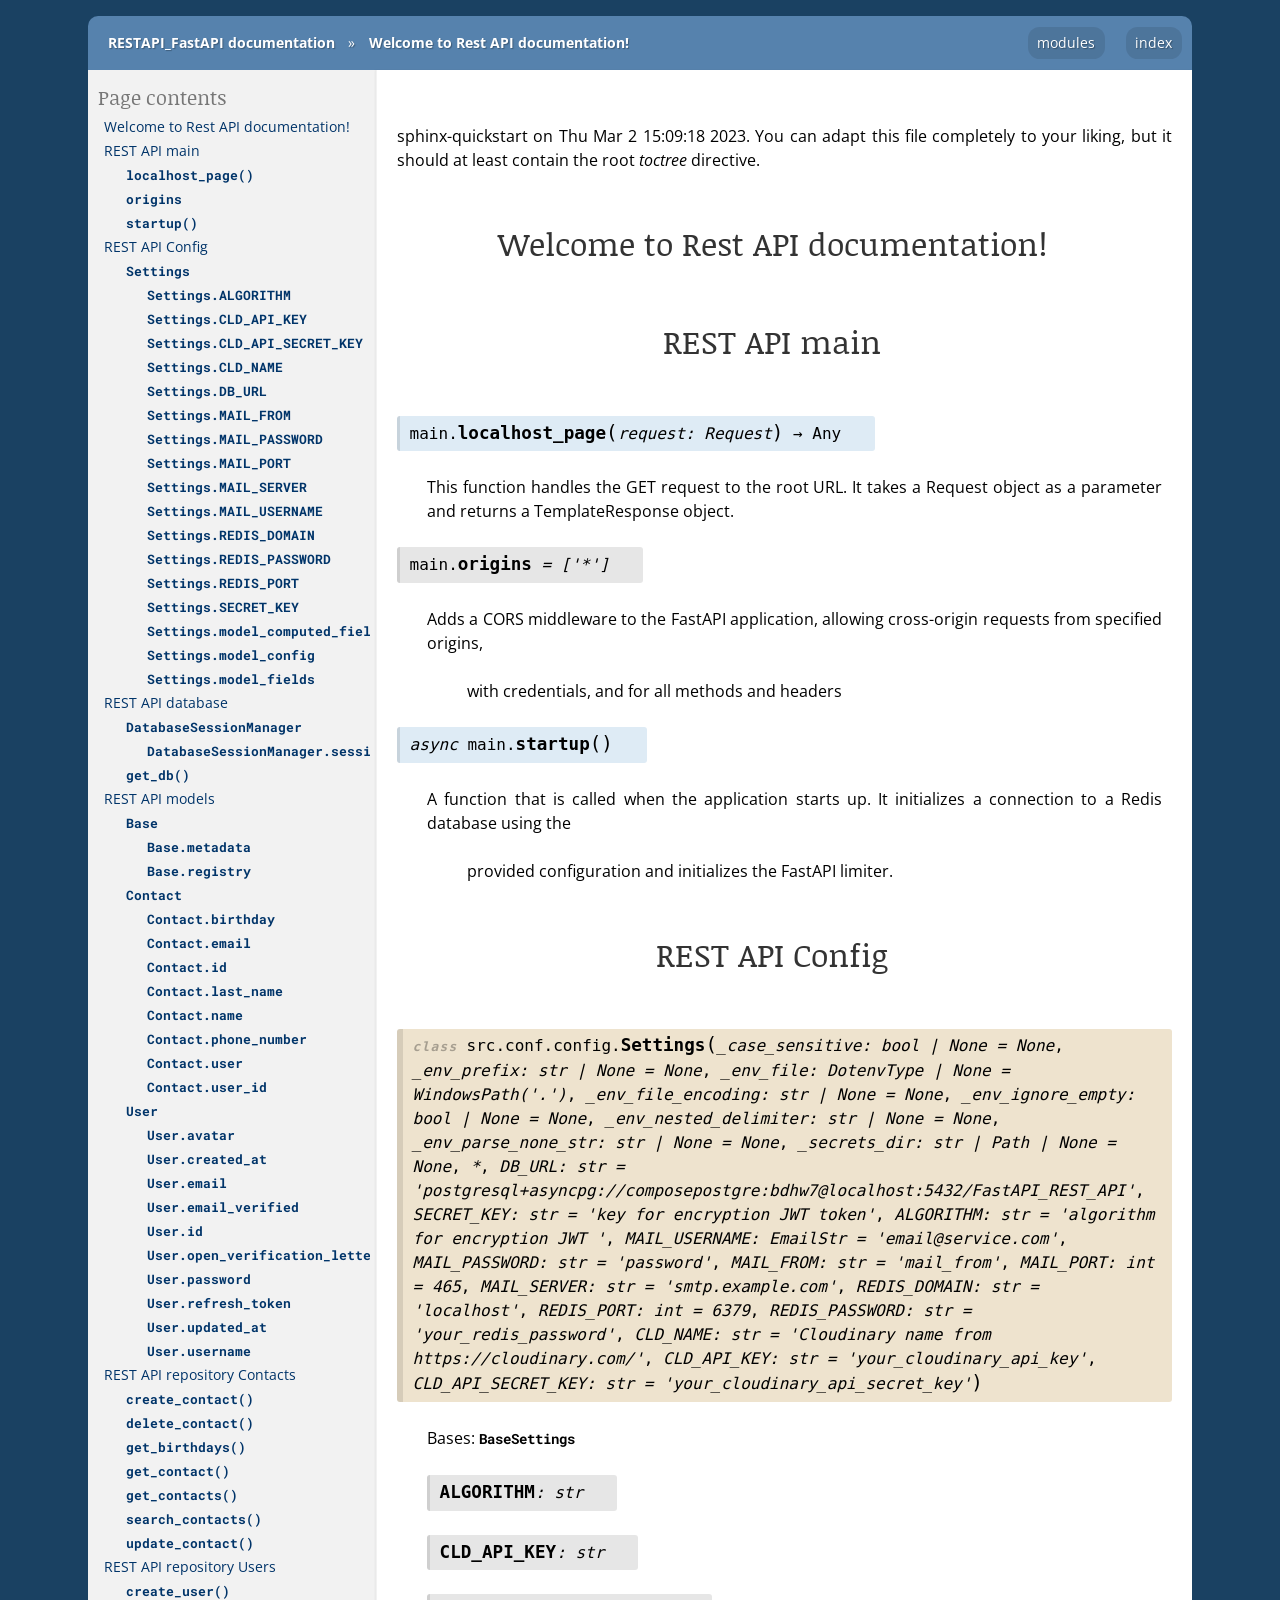
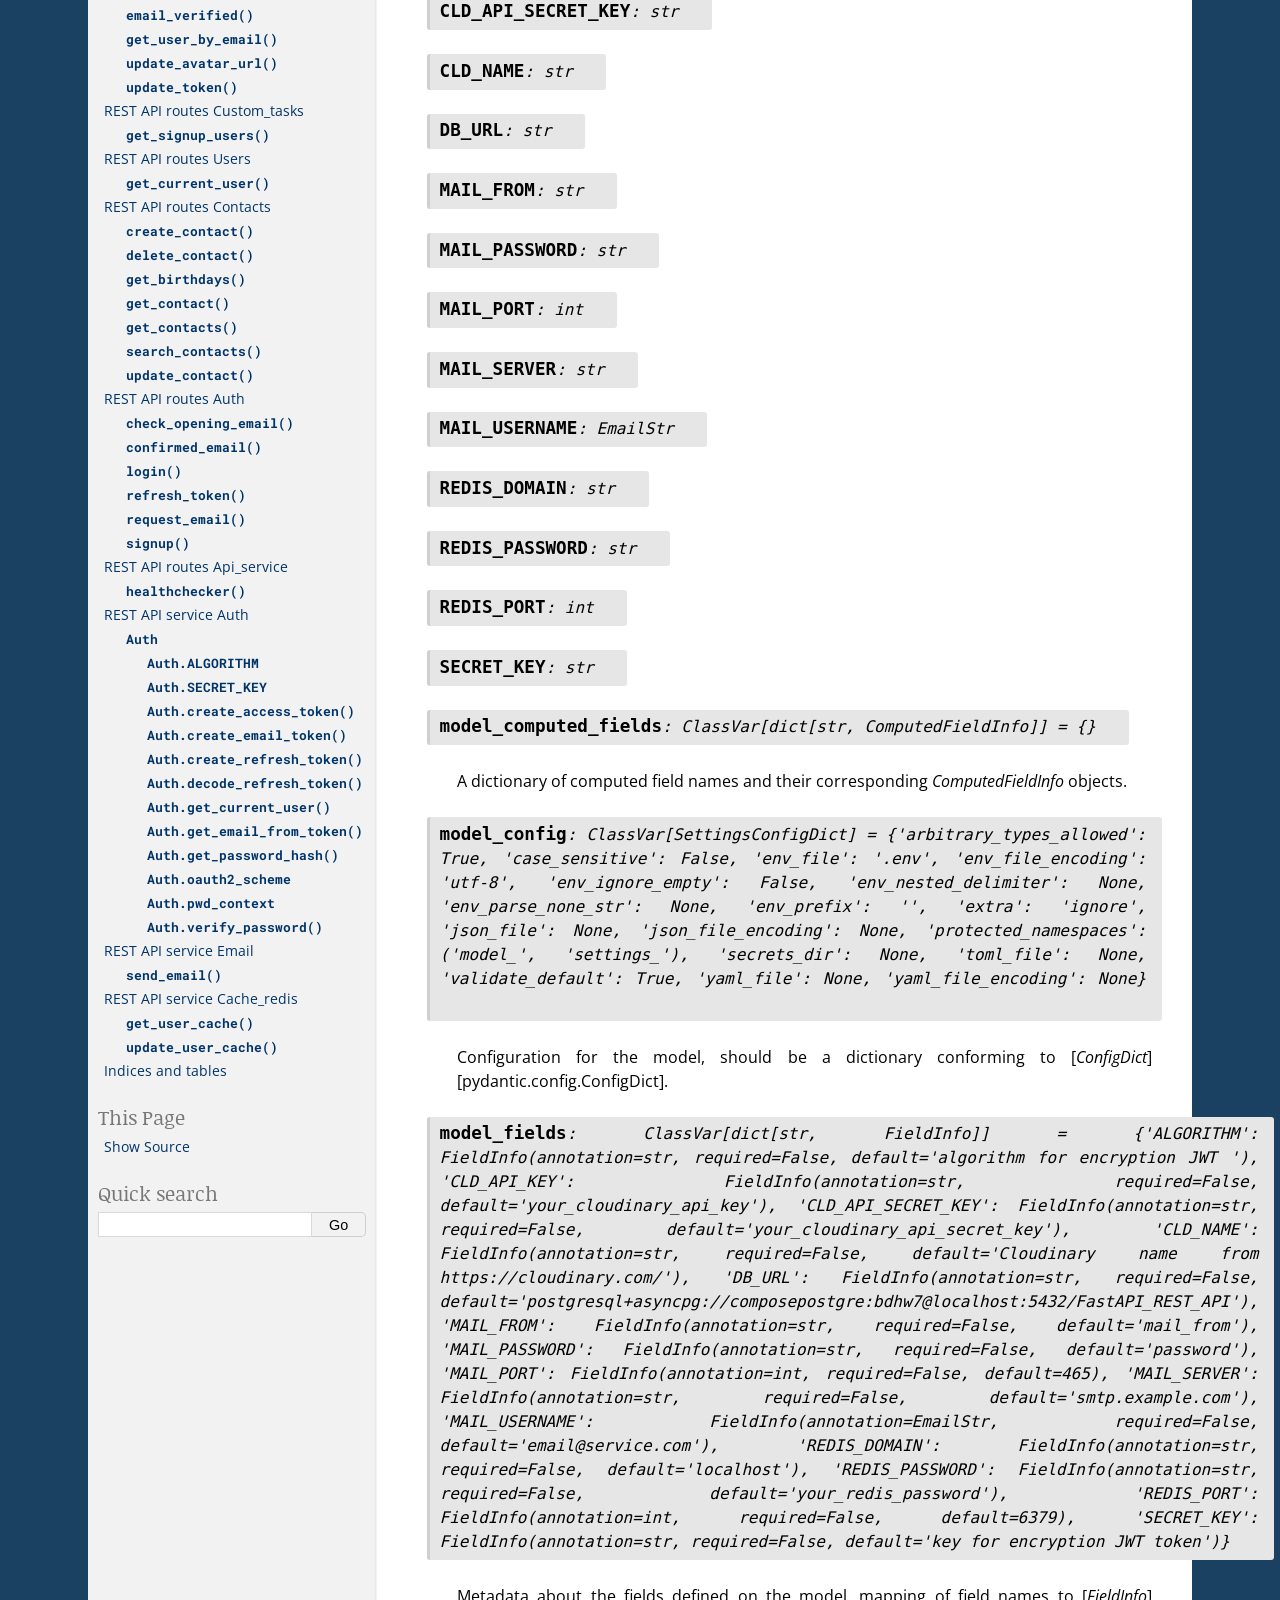
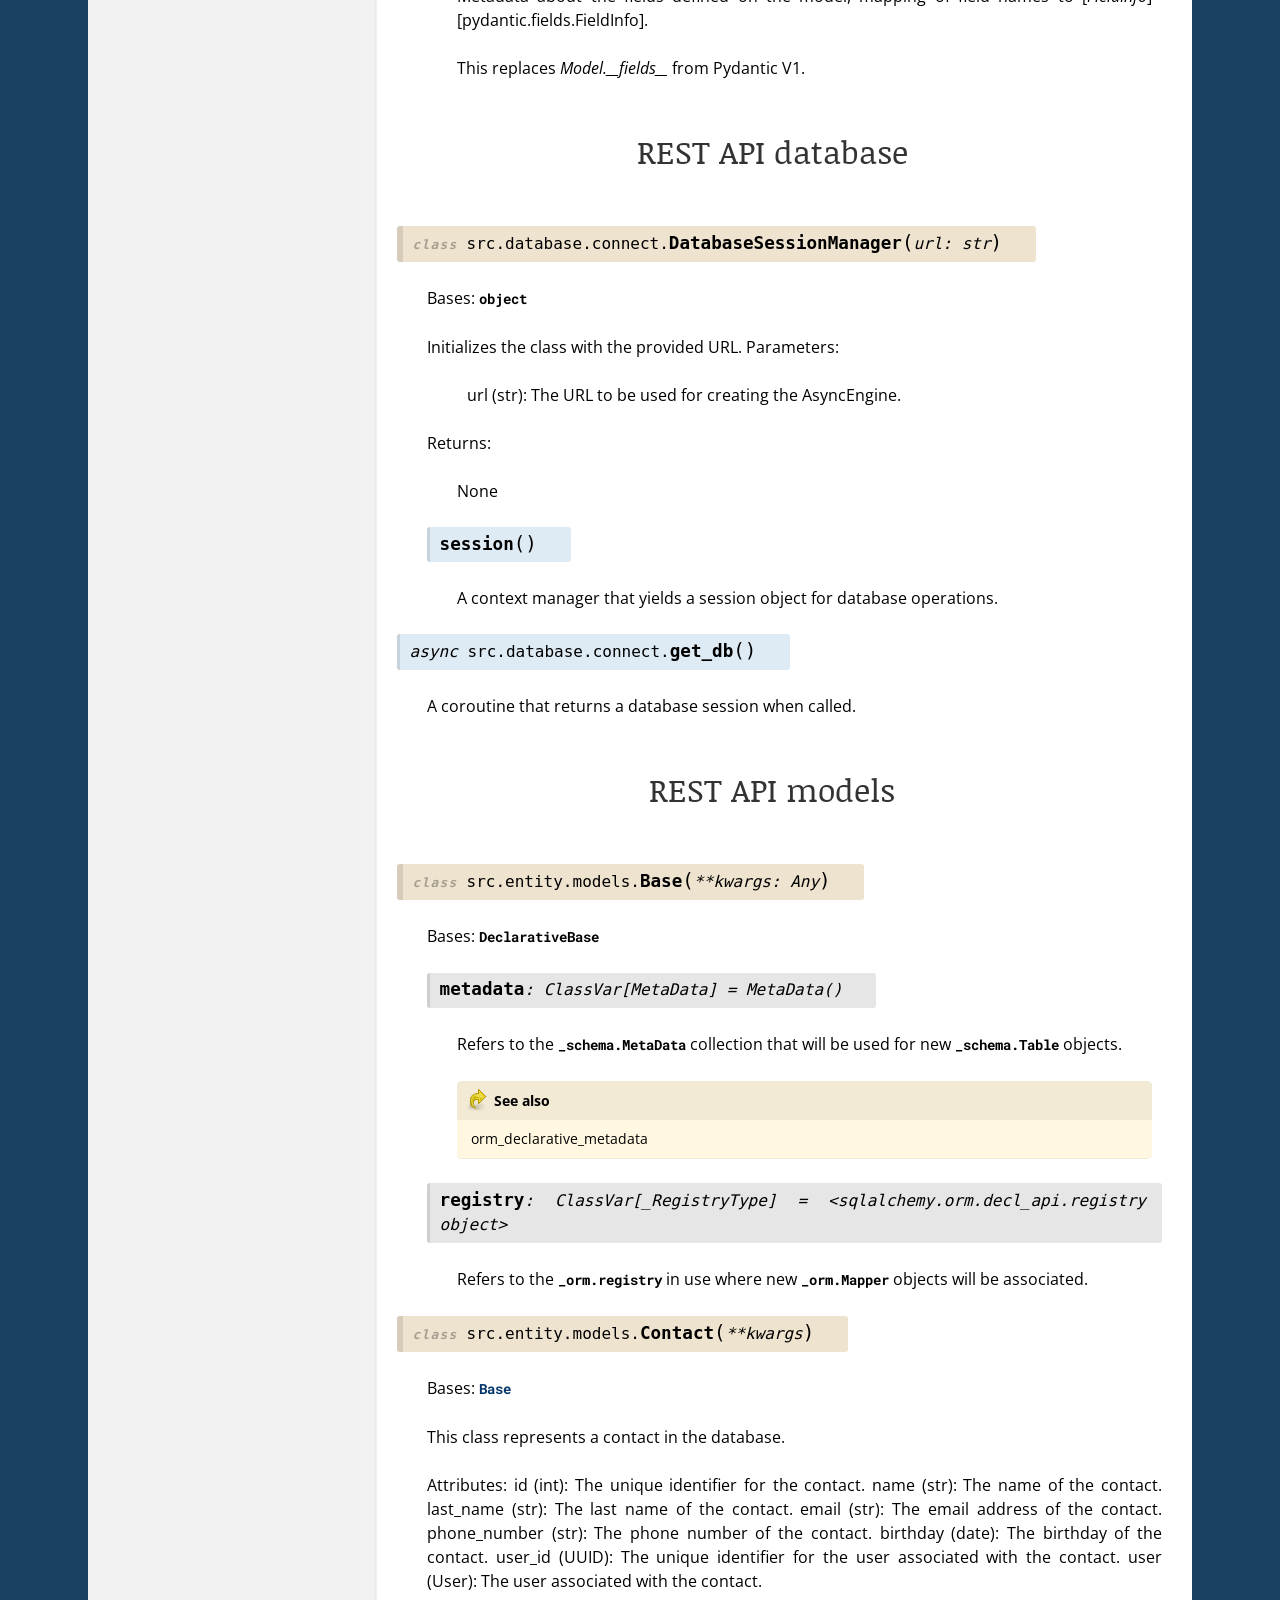
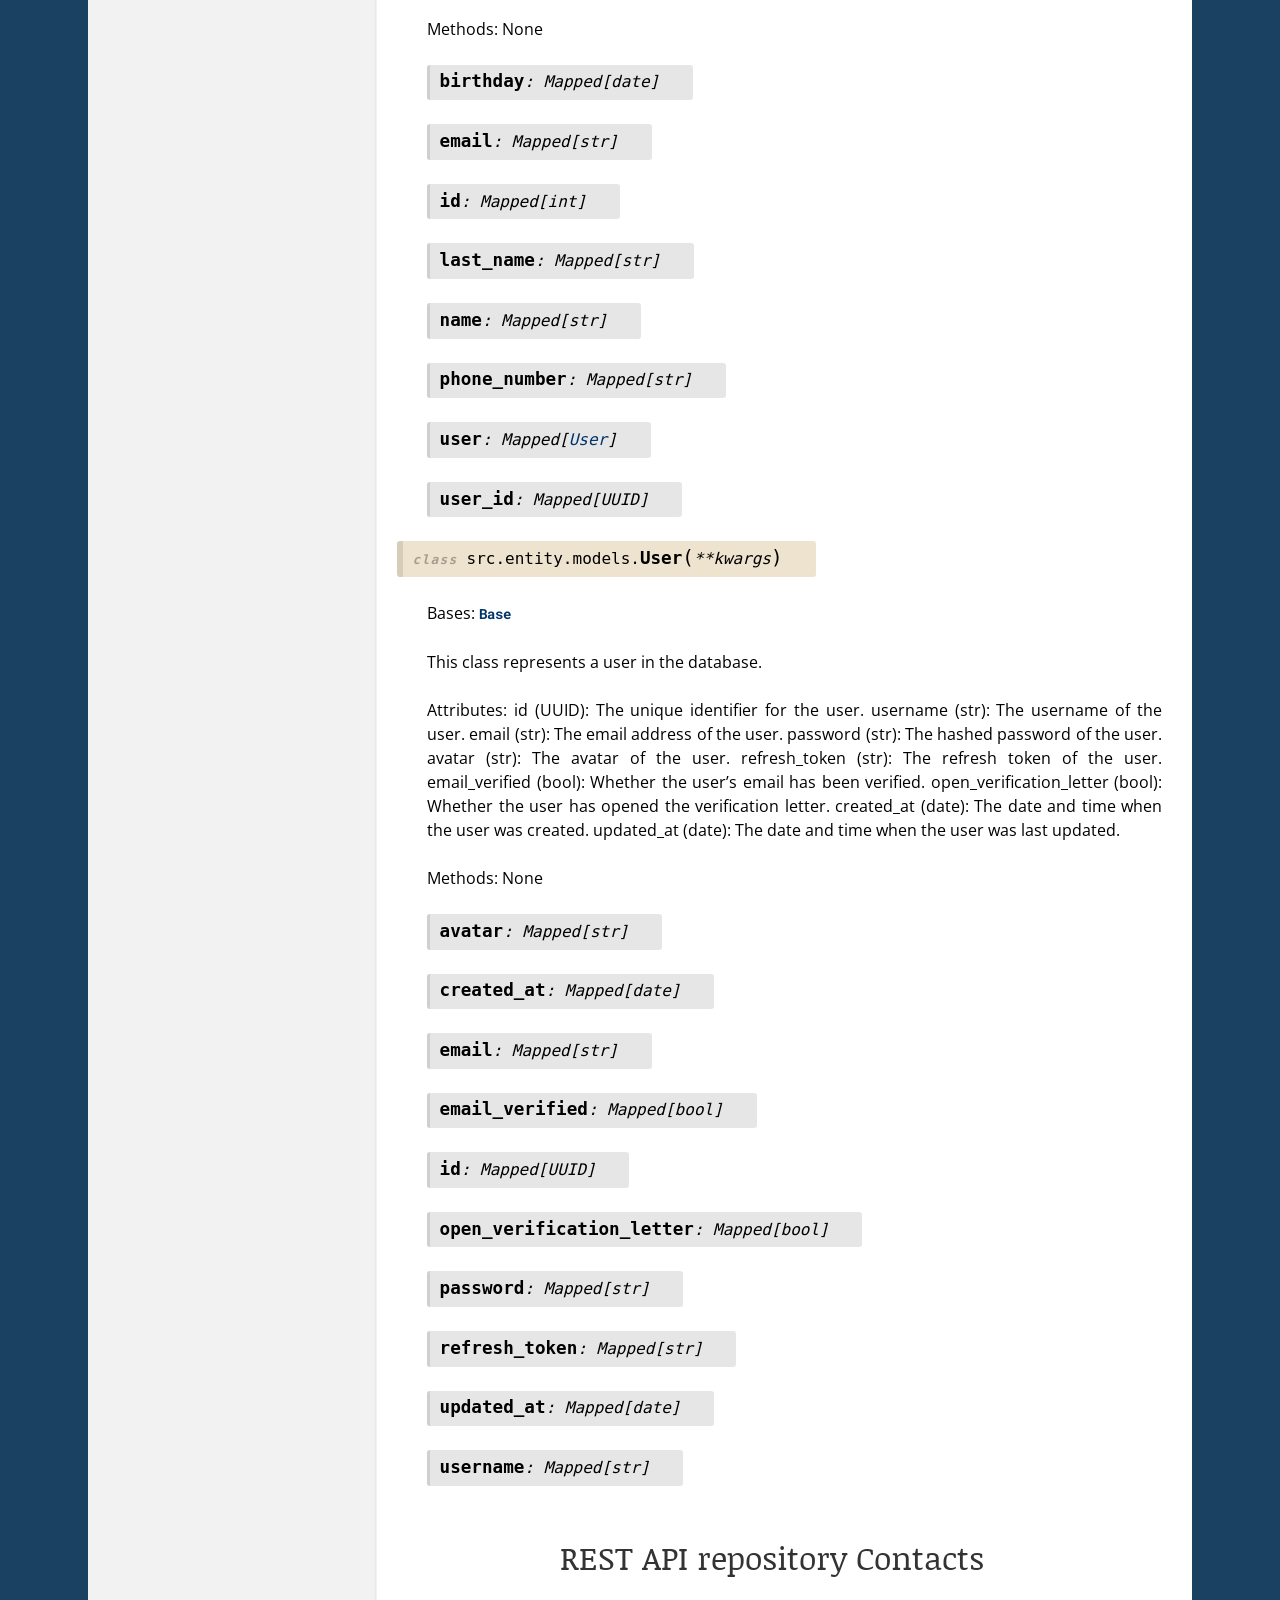
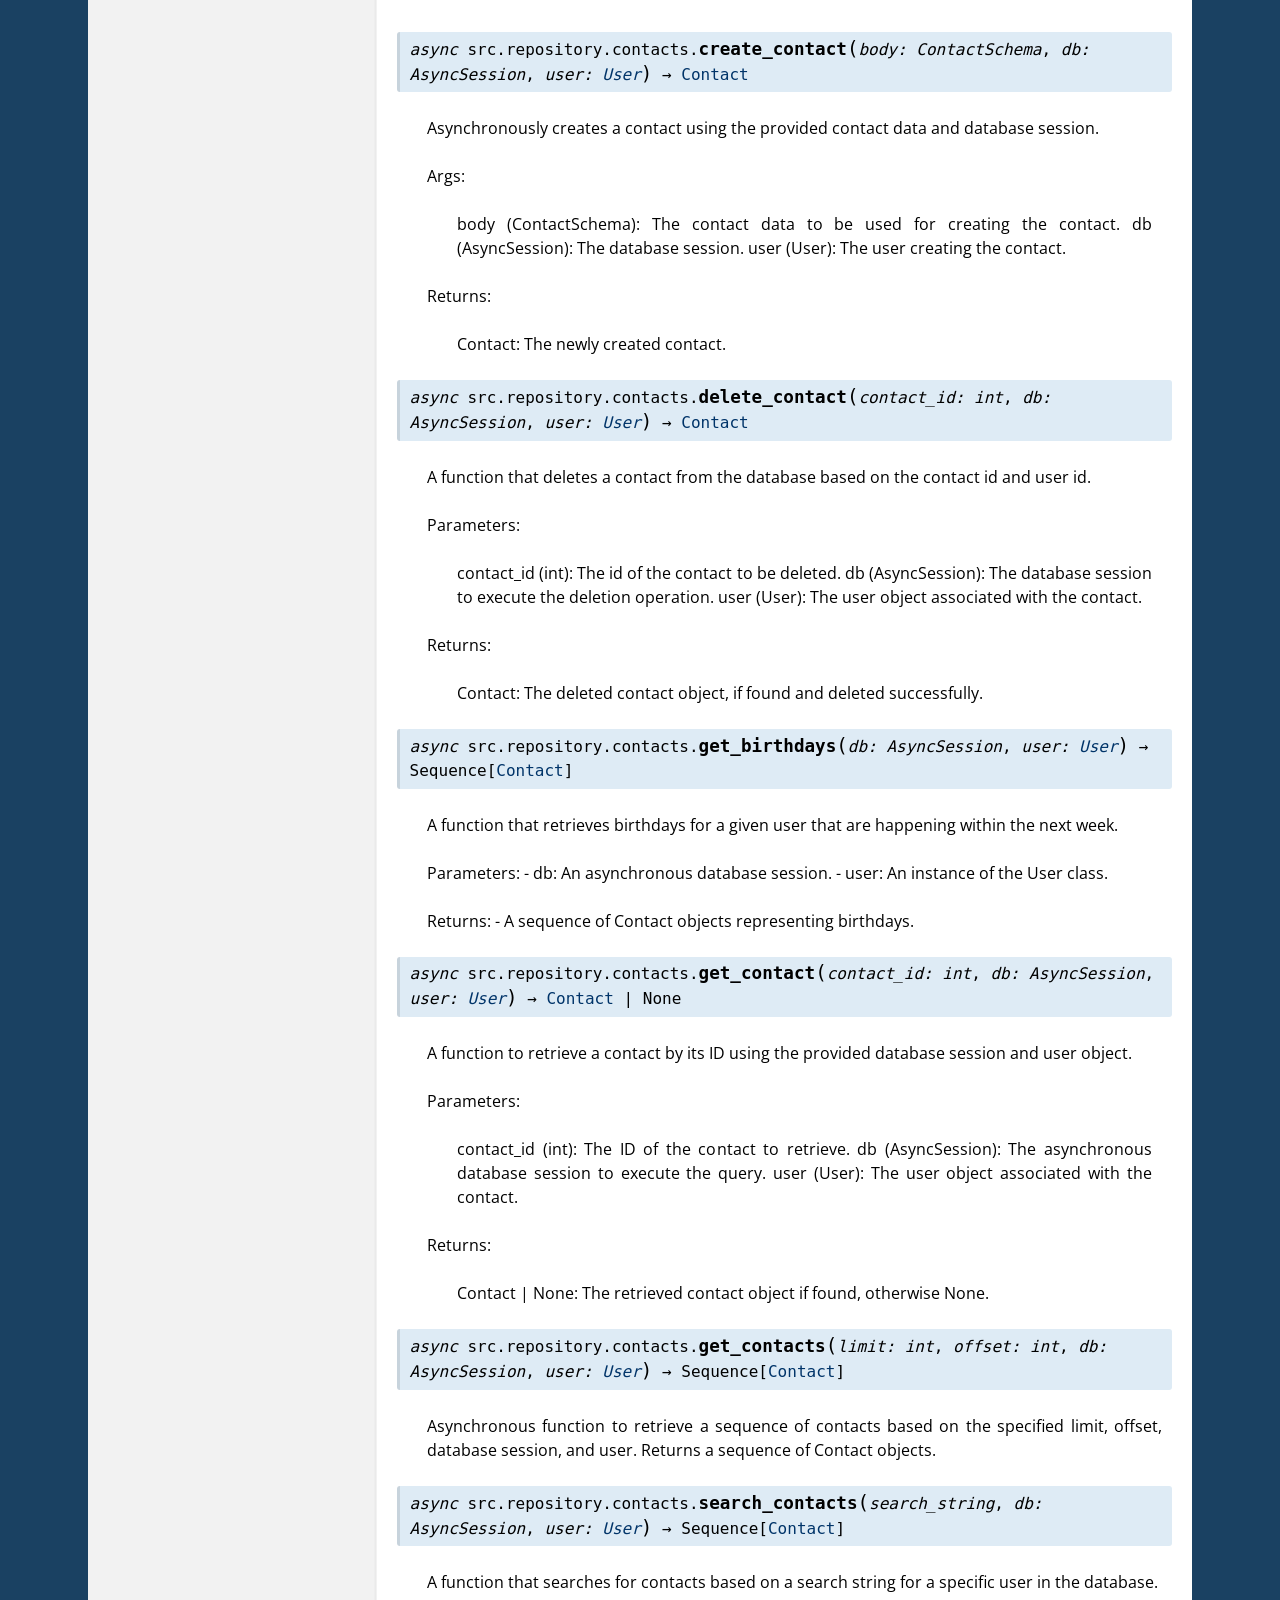
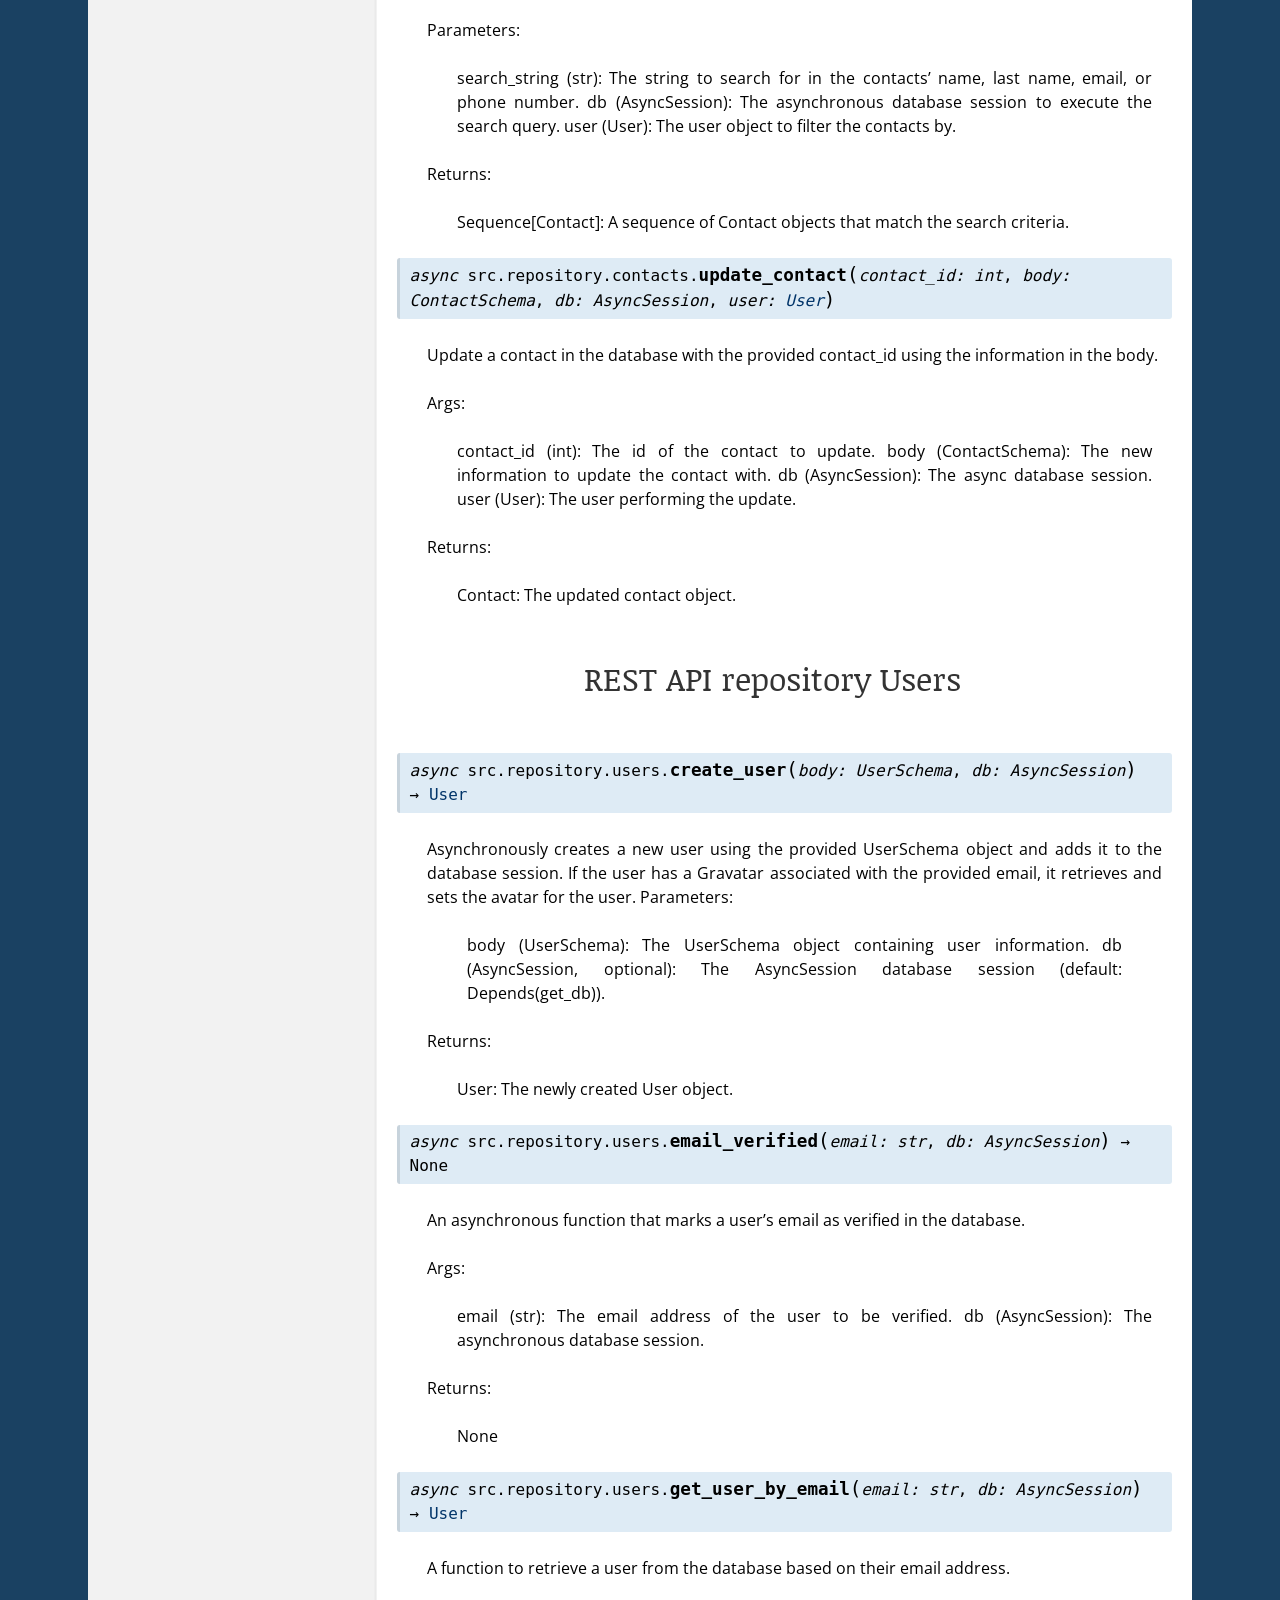
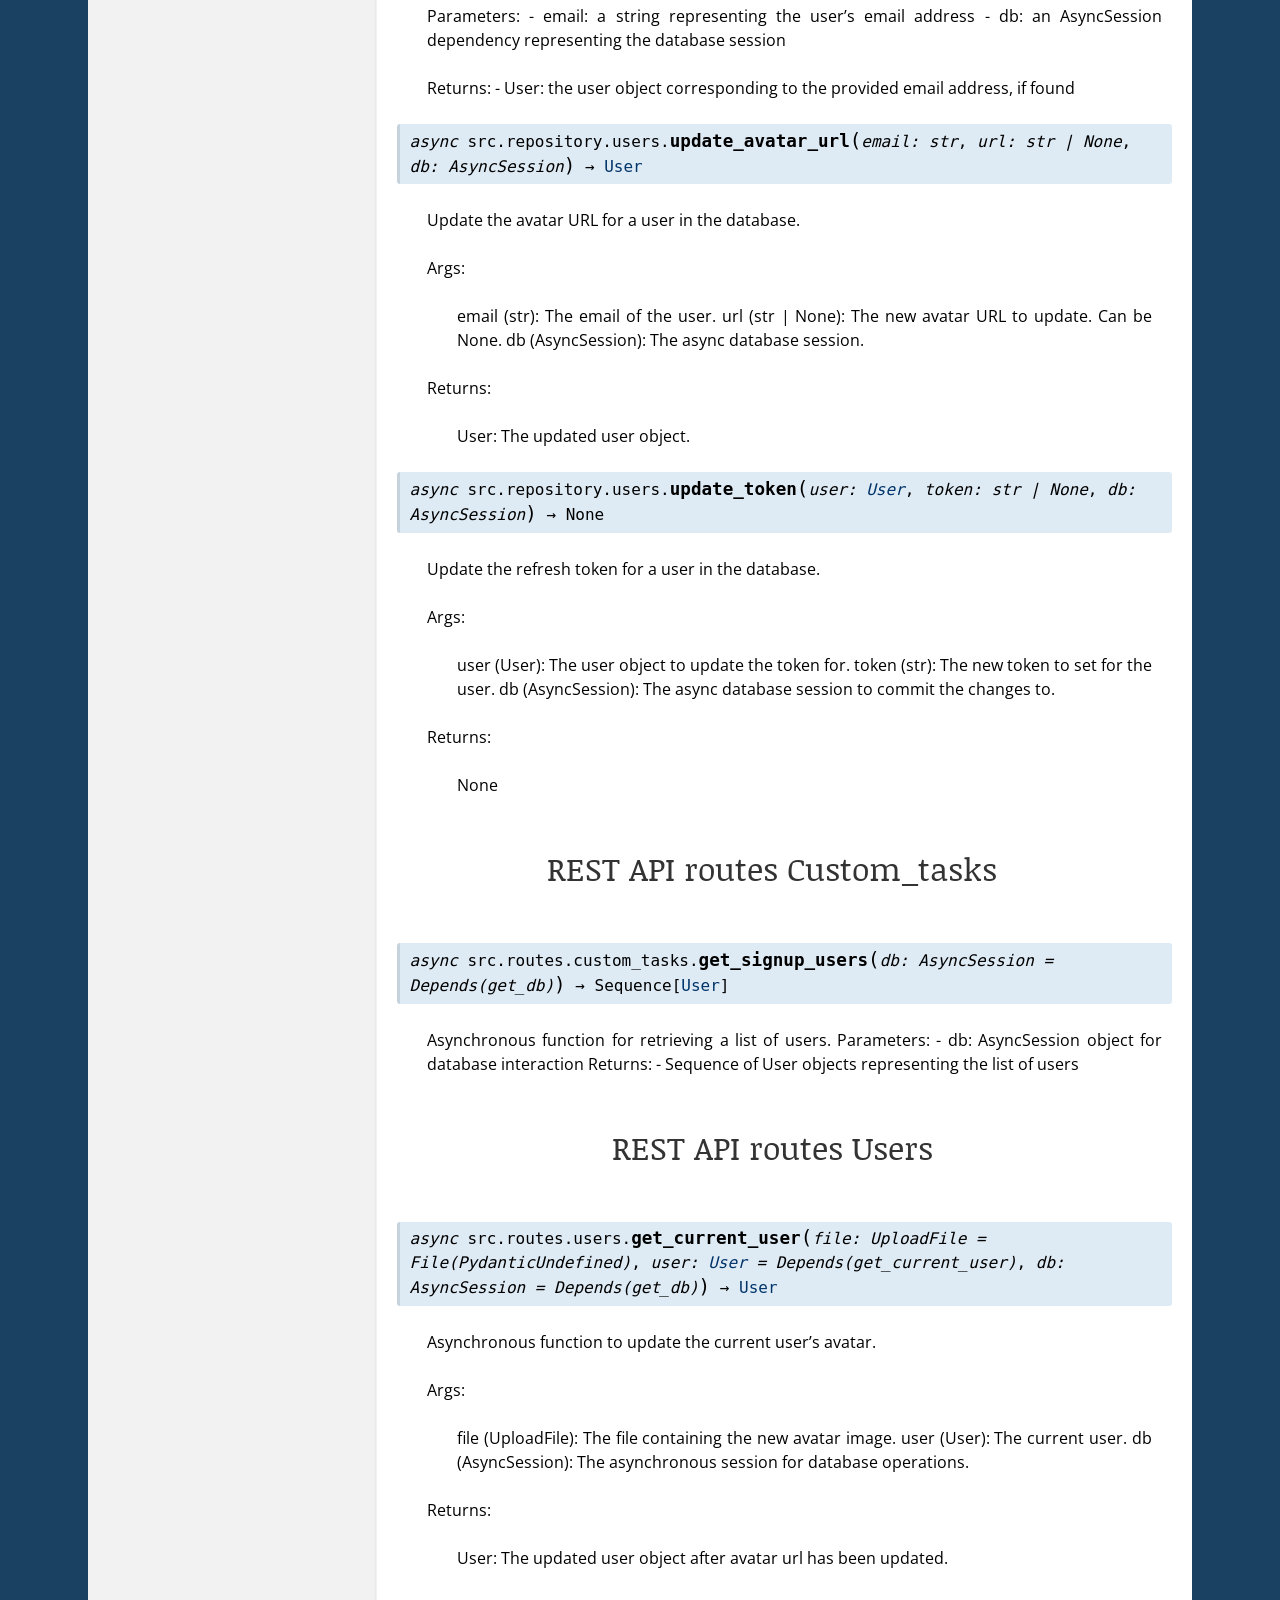
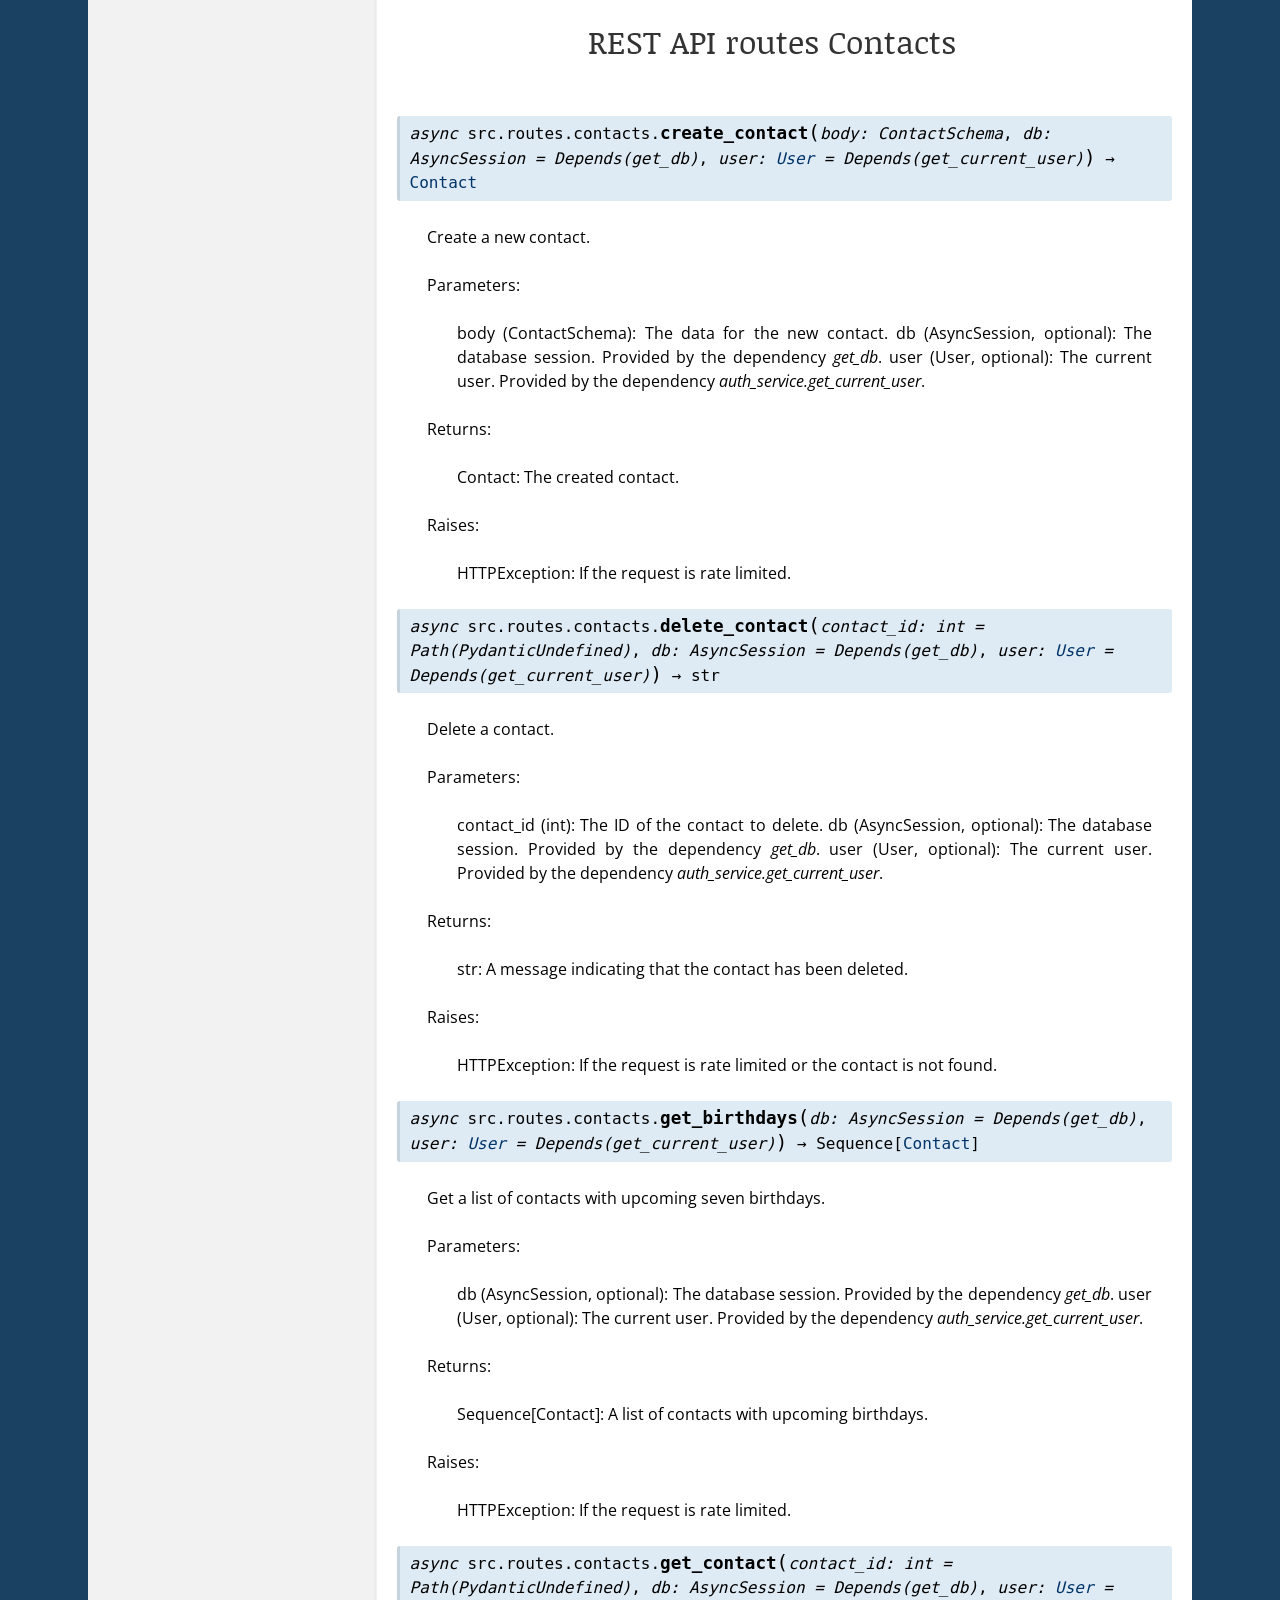
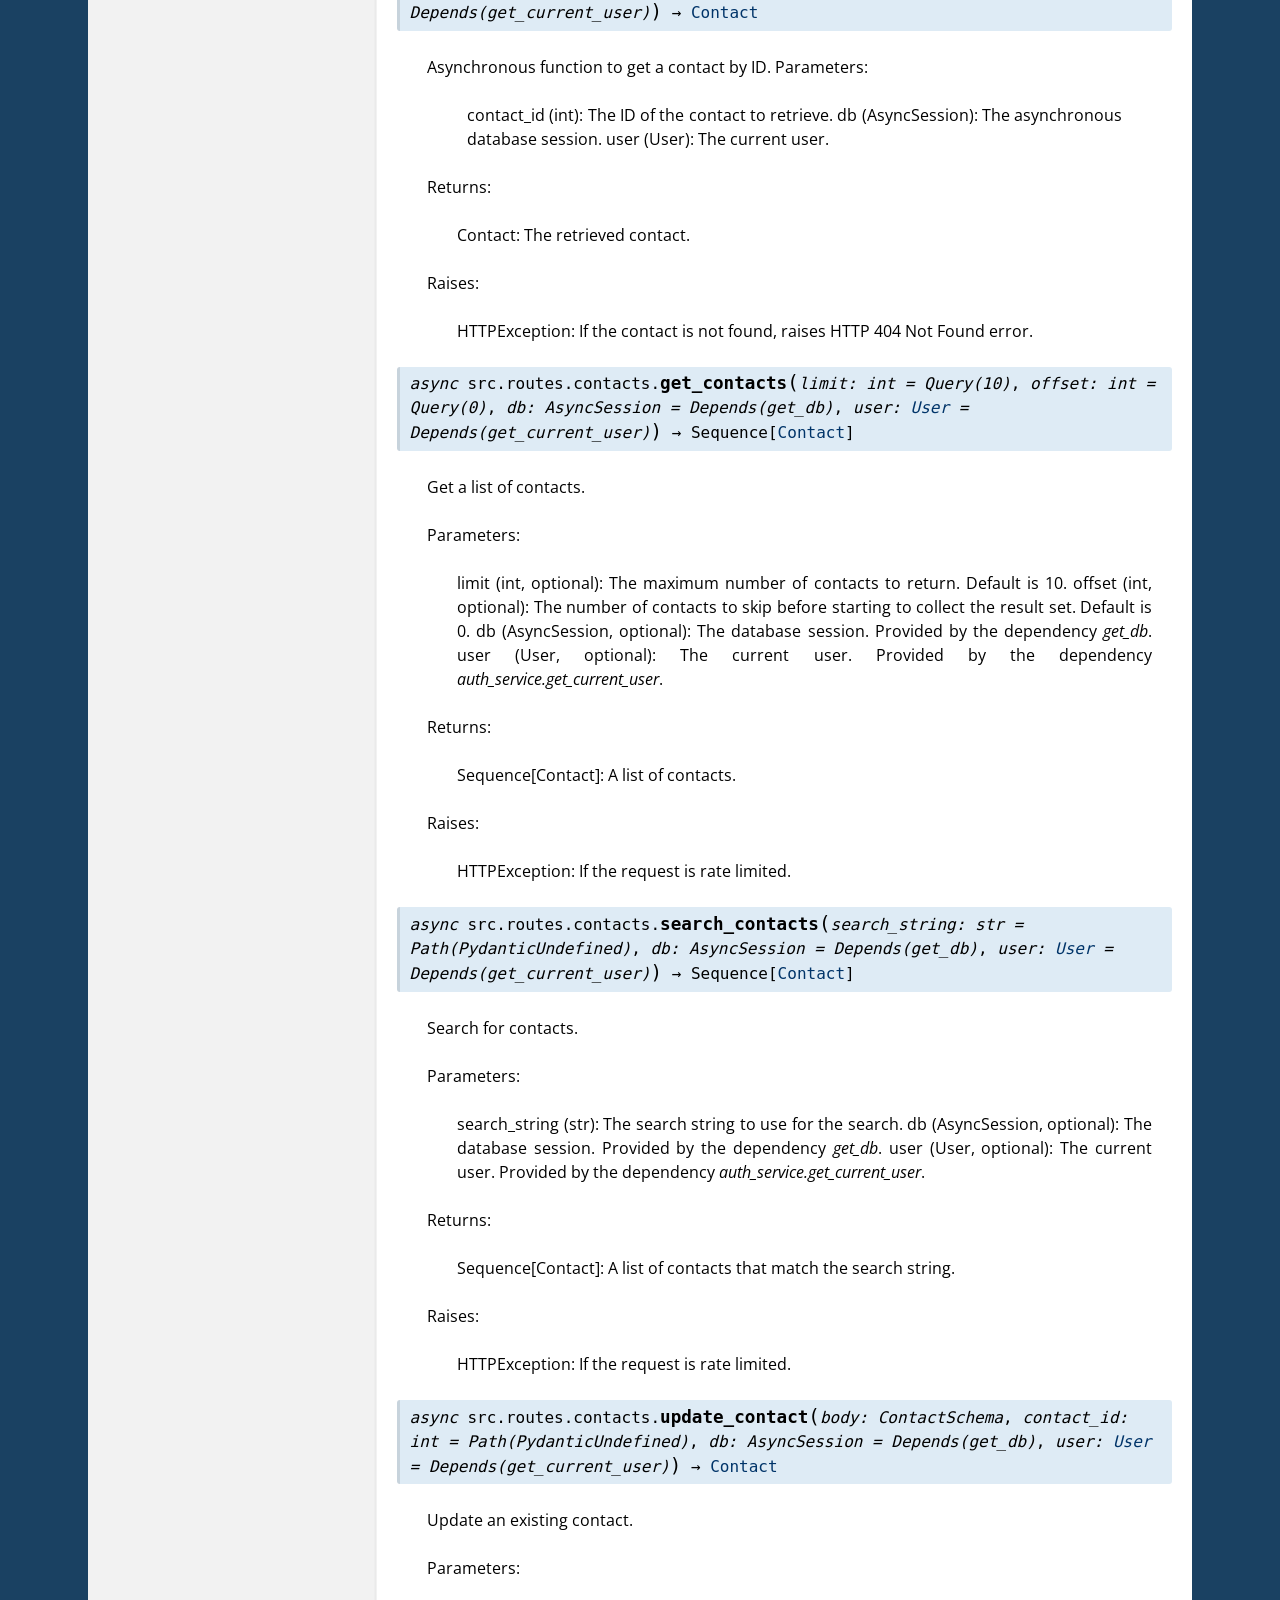
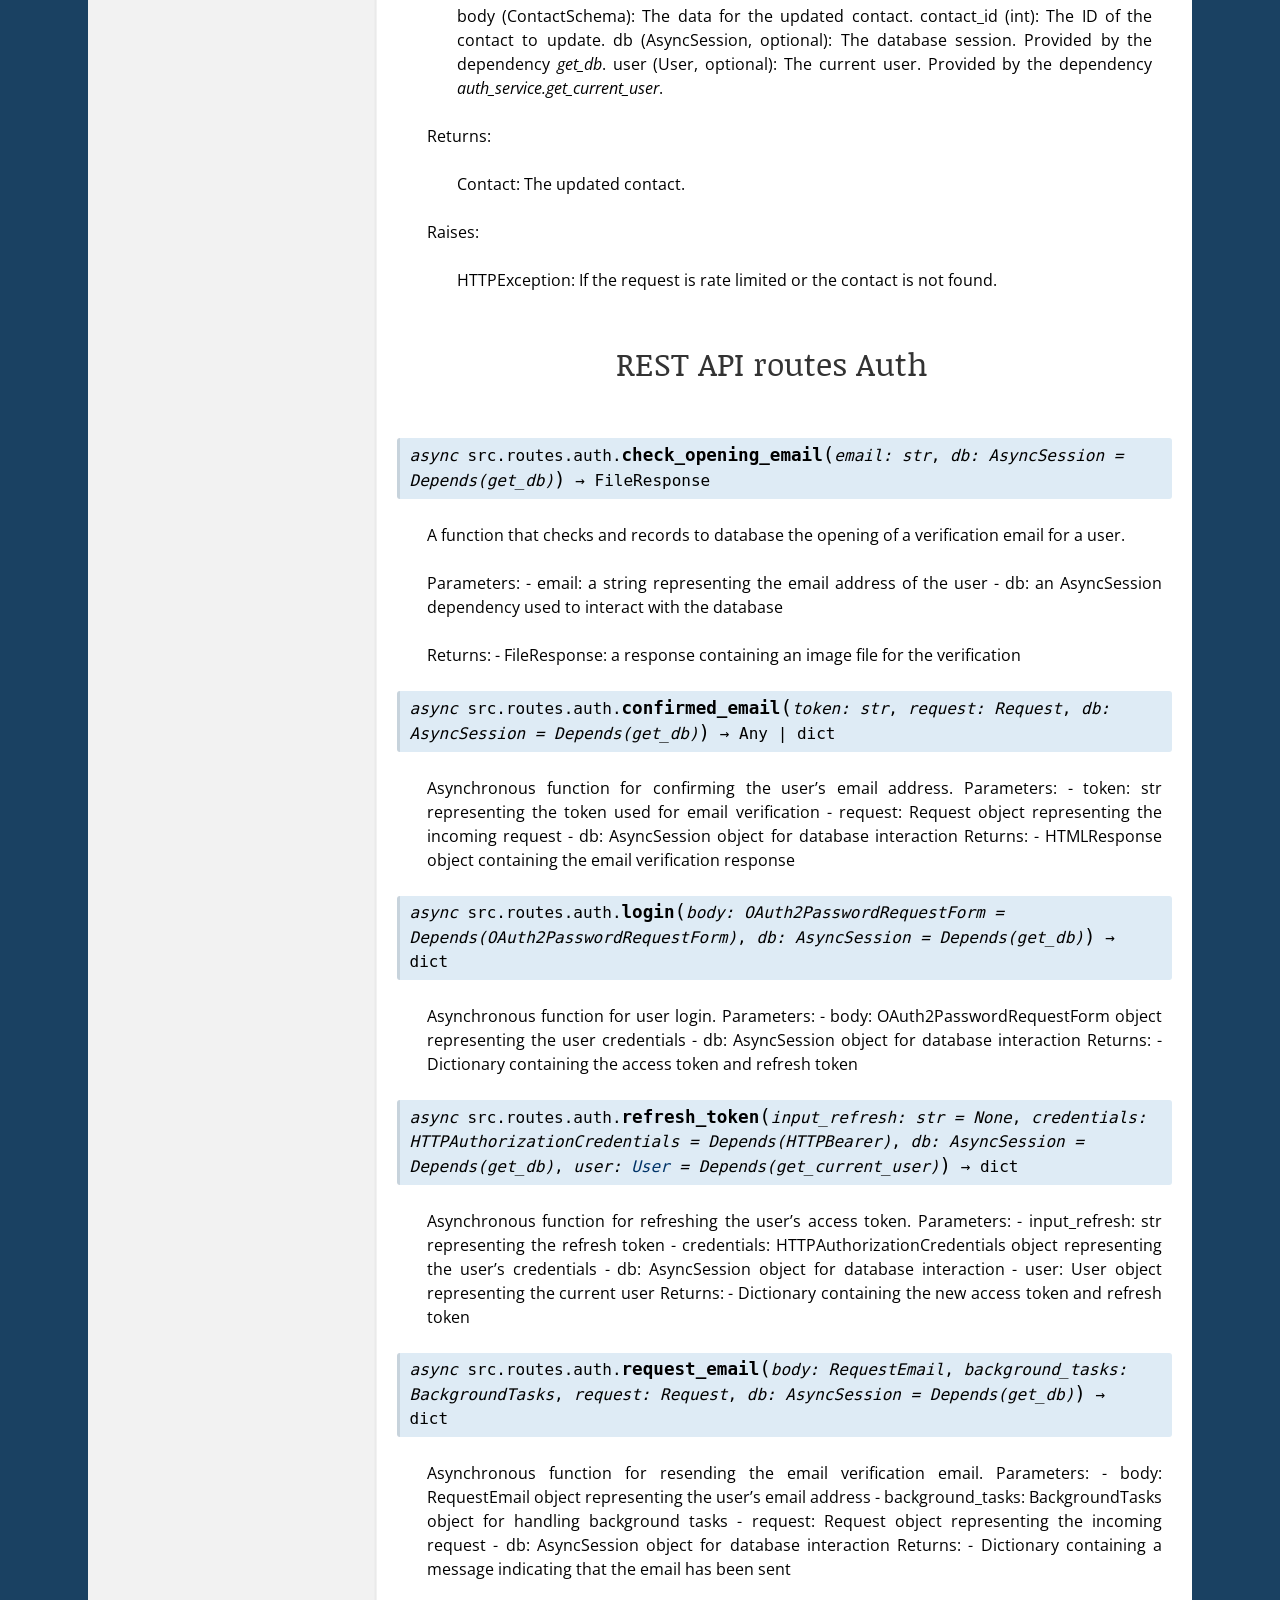
<file: docs/_build/html/index.html>
<!DOCTYPE html>

<html lang="en" data-content_root="./">
  <head>
    <meta charset="utf-8" />
    <meta name="viewport" content="width=device-width, initial-scale=1.0" /><meta name="viewport" content="width=device-width, initial-scale=1" />

    <title>Welcome to Rest API documentation! &#8212; RESTAPI_FastAPI  documentation</title>
    <link rel="stylesheet" type="text/css" href="_static/pygments.css?v=fa44fd50" />
    <link rel="stylesheet" type="text/css" href="_static/cloud.css?v=f9ae72be" />
    <link rel="stylesheet" href="https://fonts.googleapis.com/css?family=Noticia+Text:400,i,b,bi|Open+Sans:400,i,b,bi|Roboto+Mono:400,i,b,bi&amp;display=swap" type="text/css" />
    
    <script src="_static/documentation_options.js?v=5929fcd5"></script>
    <script src="_static/doctools.js?v=888ff710"></script>
    <script src="_static/sphinx_highlight.js?v=dc90522c"></script>

    
    
     
        <script src="_static/jquery.cookie.js"></script>
    

    
     
        <script src="_static/cloud.base.js"></script>
    

    
     
        <script src="_static/cloud.js"></script>
    

    <link rel="index" title="Index" href="genindex.html" />
    <link rel="search" title="Search" href="search.html" /> 
        <meta name="viewport" content="width=device-width, initial-scale=1">
  </head><body>
    <div class="relbar-top">
        
    <div class="related" role="navigation" aria-label="related navigation">
      <h3>Navigation</h3>
      <ul>
        <li class="right" style="margin-right: 10px">
          <a href="genindex.html" title="General Index"
             accesskey="I">index</a></li>
        <li class="right" >
          <a href="py-modindex.html" title="Python Module Index"
             >modules</a> &nbsp; &nbsp;</li>
    <li><a href="#">RESTAPI_FastAPI  documentation</a> &#187;</li>

        <li class="nav-item nav-item-this"><a href="">Welcome to Rest API documentation!</a></li> 
      </ul>
    </div>
    </div>
  

    <div class="document">
      <div class="documentwrapper">
        <div class="bodywrapper">
          <div class="body" role="main">
            
  <p>sphinx-quickstart on Thu Mar 2 15:09:18 2023.
You can adapt this file completely to your liking, but it should at least
contain the root <cite>toctree</cite> directive.</p>
<section id="welcome-to-rest-api-documentation">
<h1>Welcome to Rest API documentation!<a class="headerlink" href="#welcome-to-rest-api-documentation" title="Link to this heading">¶</a></h1>
<div class="toctree-wrapper compound">
</div>
</section>
<section id="module-main">
<span id="rest-api-main"></span><h1>REST API main<a class="headerlink" href="#module-main" title="Link to this heading">¶</a></h1>
<dl class="py function">
<dt class="sig sig-object py" id="main.localhost_page">
<span class="sig-prename descclassname"><span class="pre">main.</span></span><span class="sig-name descname"><span class="pre">localhost_page</span></span><span class="sig-paren">(</span><em class="sig-param"><span class="n"><span class="pre">request</span></span><span class="p"><span class="pre">:</span></span><span class="w"> </span><span class="n"><span class="pre">Request</span></span></em><span class="sig-paren">)</span> <span class="sig-return"><span class="sig-return-icon">&#x2192;</span> <span class="sig-return-typehint"><span class="pre">Any</span></span></span><a class="headerlink" href="#main.localhost_page" title="Link to this definition">¶</a></dt>
<dd><p>This function handles the GET request to the root URL.
It takes a Request object as a parameter and returns a TemplateResponse object.</p>
</dd></dl>

<dl class="py data">
<dt class="sig sig-object py" id="main.origins">
<span class="sig-prename descclassname"><span class="pre">main.</span></span><span class="sig-name descname"><span class="pre">origins</span></span><em class="property"><span class="w"> </span><span class="p"><span class="pre">=</span></span><span class="w"> </span><span class="pre">['*']</span></em><a class="headerlink" href="#main.origins" title="Link to this definition">¶</a></dt>
<dd><p>Adds a CORS middleware to the FastAPI application,
allowing cross-origin requests from specified origins,</p>
<blockquote>
<div><p>with credentials, and for all methods and headers</p>
</div></blockquote>
</dd></dl>

<dl class="py function">
<dt class="sig sig-object py" id="main.startup">
<em class="property"><span class="k"><span class="pre">async</span></span><span class="w"> </span></em><span class="sig-prename descclassname"><span class="pre">main.</span></span><span class="sig-name descname"><span class="pre">startup</span></span><span class="sig-paren">(</span><span class="sig-paren">)</span><a class="headerlink" href="#main.startup" title="Link to this definition">¶</a></dt>
<dd><p>A function that is called when the application starts up.
It initializes a connection to a Redis database using the</p>
<blockquote>
<div><p>provided configuration and initializes the FastAPI limiter.</p>
</div></blockquote>
</dd></dl>

</section>
<section id="module-src.conf.config">
<span id="rest-api-config"></span><h1>REST API Config<a class="headerlink" href="#module-src.conf.config" title="Link to this heading">¶</a></h1>
<dl class="py class">
<dt class="sig sig-object py" id="src.conf.config.Settings">
<em class="property"><span class="pre">class</span><span class="w"> </span></em><span class="sig-prename descclassname"><span class="pre">src.conf.config.</span></span><span class="sig-name descname"><span class="pre">Settings</span></span><span class="sig-paren">(</span><em class="sig-param"><span class="n"><span class="pre">_case_sensitive</span></span><span class="p"><span class="pre">:</span></span><span class="w"> </span><span class="n"><span class="pre">bool</span><span class="w"> </span><span class="p"><span class="pre">|</span></span><span class="w"> </span><span class="pre">None</span></span><span class="w"> </span><span class="o"><span class="pre">=</span></span><span class="w"> </span><span class="default_value"><span class="pre">None</span></span></em>, <em class="sig-param"><span class="n"><span class="pre">_env_prefix</span></span><span class="p"><span class="pre">:</span></span><span class="w"> </span><span class="n"><span class="pre">str</span><span class="w"> </span><span class="p"><span class="pre">|</span></span><span class="w"> </span><span class="pre">None</span></span><span class="w"> </span><span class="o"><span class="pre">=</span></span><span class="w"> </span><span class="default_value"><span class="pre">None</span></span></em>, <em class="sig-param"><span class="n"><span class="pre">_env_file</span></span><span class="p"><span class="pre">:</span></span><span class="w"> </span><span class="n"><span class="pre">DotenvType</span><span class="w"> </span><span class="p"><span class="pre">|</span></span><span class="w"> </span><span class="pre">None</span></span><span class="w"> </span><span class="o"><span class="pre">=</span></span><span class="w"> </span><span class="default_value"><span class="pre">WindowsPath('.')</span></span></em>, <em class="sig-param"><span class="n"><span class="pre">_env_file_encoding</span></span><span class="p"><span class="pre">:</span></span><span class="w"> </span><span class="n"><span class="pre">str</span><span class="w"> </span><span class="p"><span class="pre">|</span></span><span class="w"> </span><span class="pre">None</span></span><span class="w"> </span><span class="o"><span class="pre">=</span></span><span class="w"> </span><span class="default_value"><span class="pre">None</span></span></em>, <em class="sig-param"><span class="n"><span class="pre">_env_ignore_empty</span></span><span class="p"><span class="pre">:</span></span><span class="w"> </span><span class="n"><span class="pre">bool</span><span class="w"> </span><span class="p"><span class="pre">|</span></span><span class="w"> </span><span class="pre">None</span></span><span class="w"> </span><span class="o"><span class="pre">=</span></span><span class="w"> </span><span class="default_value"><span class="pre">None</span></span></em>, <em class="sig-param"><span class="n"><span class="pre">_env_nested_delimiter</span></span><span class="p"><span class="pre">:</span></span><span class="w"> </span><span class="n"><span class="pre">str</span><span class="w"> </span><span class="p"><span class="pre">|</span></span><span class="w"> </span><span class="pre">None</span></span><span class="w"> </span><span class="o"><span class="pre">=</span></span><span class="w"> </span><span class="default_value"><span class="pre">None</span></span></em>, <em class="sig-param"><span class="n"><span class="pre">_env_parse_none_str</span></span><span class="p"><span class="pre">:</span></span><span class="w"> </span><span class="n"><span class="pre">str</span><span class="w"> </span><span class="p"><span class="pre">|</span></span><span class="w"> </span><span class="pre">None</span></span><span class="w"> </span><span class="o"><span class="pre">=</span></span><span class="w"> </span><span class="default_value"><span class="pre">None</span></span></em>, <em class="sig-param"><span class="n"><span class="pre">_secrets_dir</span></span><span class="p"><span class="pre">:</span></span><span class="w"> </span><span class="n"><span class="pre">str</span><span class="w"> </span><span class="p"><span class="pre">|</span></span><span class="w"> </span><span class="pre">Path</span><span class="w"> </span><span class="p"><span class="pre">|</span></span><span class="w"> </span><span class="pre">None</span></span><span class="w"> </span><span class="o"><span class="pre">=</span></span><span class="w"> </span><span class="default_value"><span class="pre">None</span></span></em>, <em class="sig-param"><span class="o"><span class="pre">*</span></span></em>, <em class="sig-param"><span class="n"><span class="pre">DB_URL</span></span><span class="p"><span class="pre">:</span></span><span class="w"> </span><span class="n"><span class="pre">str</span></span><span class="w"> </span><span class="o"><span class="pre">=</span></span><span class="w"> </span><span class="default_value"><span class="pre">'postgresql+asyncpg://composepostgre:bdhw7&#64;localhost:5432/FastAPI_REST_API'</span></span></em>, <em class="sig-param"><span class="n"><span class="pre">SECRET_KEY</span></span><span class="p"><span class="pre">:</span></span><span class="w"> </span><span class="n"><span class="pre">str</span></span><span class="w"> </span><span class="o"><span class="pre">=</span></span><span class="w"> </span><span class="default_value"><span class="pre">'key</span> <span class="pre">for</span> <span class="pre">encryption</span> <span class="pre">JWT</span> <span class="pre">token'</span></span></em>, <em class="sig-param"><span class="n"><span class="pre">ALGORITHM</span></span><span class="p"><span class="pre">:</span></span><span class="w"> </span><span class="n"><span class="pre">str</span></span><span class="w"> </span><span class="o"><span class="pre">=</span></span><span class="w"> </span><span class="default_value"><span class="pre">'algorithm</span> <span class="pre">for</span> <span class="pre">encryption</span> <span class="pre">JWT</span> <span class="pre">'</span></span></em>, <em class="sig-param"><span class="n"><span class="pre">MAIL_USERNAME</span></span><span class="p"><span class="pre">:</span></span><span class="w"> </span><span class="n"><span class="pre">EmailStr</span></span><span class="w"> </span><span class="o"><span class="pre">=</span></span><span class="w"> </span><span class="default_value"><span class="pre">'email&#64;service.com'</span></span></em>, <em class="sig-param"><span class="n"><span class="pre">MAIL_PASSWORD</span></span><span class="p"><span class="pre">:</span></span><span class="w"> </span><span class="n"><span class="pre">str</span></span><span class="w"> </span><span class="o"><span class="pre">=</span></span><span class="w"> </span><span class="default_value"><span class="pre">'password'</span></span></em>, <em class="sig-param"><span class="n"><span class="pre">MAIL_FROM</span></span><span class="p"><span class="pre">:</span></span><span class="w"> </span><span class="n"><span class="pre">str</span></span><span class="w"> </span><span class="o"><span class="pre">=</span></span><span class="w"> </span><span class="default_value"><span class="pre">'mail_from'</span></span></em>, <em class="sig-param"><span class="n"><span class="pre">MAIL_PORT</span></span><span class="p"><span class="pre">:</span></span><span class="w"> </span><span class="n"><span class="pre">int</span></span><span class="w"> </span><span class="o"><span class="pre">=</span></span><span class="w"> </span><span class="default_value"><span class="pre">465</span></span></em>, <em class="sig-param"><span class="n"><span class="pre">MAIL_SERVER</span></span><span class="p"><span class="pre">:</span></span><span class="w"> </span><span class="n"><span class="pre">str</span></span><span class="w"> </span><span class="o"><span class="pre">=</span></span><span class="w"> </span><span class="default_value"><span class="pre">'smtp.example.com'</span></span></em>, <em class="sig-param"><span class="n"><span class="pre">REDIS_DOMAIN</span></span><span class="p"><span class="pre">:</span></span><span class="w"> </span><span class="n"><span class="pre">str</span></span><span class="w"> </span><span class="o"><span class="pre">=</span></span><span class="w"> </span><span class="default_value"><span class="pre">'localhost'</span></span></em>, <em class="sig-param"><span class="n"><span class="pre">REDIS_PORT</span></span><span class="p"><span class="pre">:</span></span><span class="w"> </span><span class="n"><span class="pre">int</span></span><span class="w"> </span><span class="o"><span class="pre">=</span></span><span class="w"> </span><span class="default_value"><span class="pre">6379</span></span></em>, <em class="sig-param"><span class="n"><span class="pre">REDIS_PASSWORD</span></span><span class="p"><span class="pre">:</span></span><span class="w"> </span><span class="n"><span class="pre">str</span></span><span class="w"> </span><span class="o"><span class="pre">=</span></span><span class="w"> </span><span class="default_value"><span class="pre">'your_redis_password'</span></span></em>, <em class="sig-param"><span class="n"><span class="pre">CLD_NAME</span></span><span class="p"><span class="pre">:</span></span><span class="w"> </span><span class="n"><span class="pre">str</span></span><span class="w"> </span><span class="o"><span class="pre">=</span></span><span class="w"> </span><span class="default_value"><span class="pre">'Cloudinary</span> <span class="pre">name</span> <span class="pre">from</span> <span class="pre">https://cloudinary.com/'</span></span></em>, <em class="sig-param"><span class="n"><span class="pre">CLD_API_KEY</span></span><span class="p"><span class="pre">:</span></span><span class="w"> </span><span class="n"><span class="pre">str</span></span><span class="w"> </span><span class="o"><span class="pre">=</span></span><span class="w"> </span><span class="default_value"><span class="pre">'your_cloudinary_api_key'</span></span></em>, <em class="sig-param"><span class="n"><span class="pre">CLD_API_SECRET_KEY</span></span><span class="p"><span class="pre">:</span></span><span class="w"> </span><span class="n"><span class="pre">str</span></span><span class="w"> </span><span class="o"><span class="pre">=</span></span><span class="w"> </span><span class="default_value"><span class="pre">'your_cloudinary_api_secret_key'</span></span></em><span class="sig-paren">)</span><a class="headerlink" href="#src.conf.config.Settings" title="Link to this definition">¶</a></dt>
<dd><p>Bases: <code class="xref py py-class docutils literal notranslate"><span class="pre">BaseSettings</span></code></p>
<dl class="py attribute">
<dt class="sig sig-object py" id="src.conf.config.Settings.ALGORITHM">
<span class="sig-name descname"><span class="pre">ALGORITHM</span></span><em class="property"><span class="p"><span class="pre">:</span></span><span class="w"> </span><span class="pre">str</span></em><a class="headerlink" href="#src.conf.config.Settings.ALGORITHM" title="Link to this definition">¶</a></dt>
<dd></dd></dl>

<dl class="py attribute">
<dt class="sig sig-object py" id="src.conf.config.Settings.CLD_API_KEY">
<span class="sig-name descname"><span class="pre">CLD_API_KEY</span></span><em class="property"><span class="p"><span class="pre">:</span></span><span class="w"> </span><span class="pre">str</span></em><a class="headerlink" href="#src.conf.config.Settings.CLD_API_KEY" title="Link to this definition">¶</a></dt>
<dd></dd></dl>

<dl class="py attribute">
<dt class="sig sig-object py" id="src.conf.config.Settings.CLD_API_SECRET_KEY">
<span class="sig-name descname"><span class="pre">CLD_API_SECRET_KEY</span></span><em class="property"><span class="p"><span class="pre">:</span></span><span class="w"> </span><span class="pre">str</span></em><a class="headerlink" href="#src.conf.config.Settings.CLD_API_SECRET_KEY" title="Link to this definition">¶</a></dt>
<dd></dd></dl>

<dl class="py attribute">
<dt class="sig sig-object py" id="src.conf.config.Settings.CLD_NAME">
<span class="sig-name descname"><span class="pre">CLD_NAME</span></span><em class="property"><span class="p"><span class="pre">:</span></span><span class="w"> </span><span class="pre">str</span></em><a class="headerlink" href="#src.conf.config.Settings.CLD_NAME" title="Link to this definition">¶</a></dt>
<dd></dd></dl>

<dl class="py attribute">
<dt class="sig sig-object py" id="src.conf.config.Settings.DB_URL">
<span class="sig-name descname"><span class="pre">DB_URL</span></span><em class="property"><span class="p"><span class="pre">:</span></span><span class="w"> </span><span class="pre">str</span></em><a class="headerlink" href="#src.conf.config.Settings.DB_URL" title="Link to this definition">¶</a></dt>
<dd></dd></dl>

<dl class="py attribute">
<dt class="sig sig-object py" id="src.conf.config.Settings.MAIL_FROM">
<span class="sig-name descname"><span class="pre">MAIL_FROM</span></span><em class="property"><span class="p"><span class="pre">:</span></span><span class="w"> </span><span class="pre">str</span></em><a class="headerlink" href="#src.conf.config.Settings.MAIL_FROM" title="Link to this definition">¶</a></dt>
<dd></dd></dl>

<dl class="py attribute">
<dt class="sig sig-object py" id="src.conf.config.Settings.MAIL_PASSWORD">
<span class="sig-name descname"><span class="pre">MAIL_PASSWORD</span></span><em class="property"><span class="p"><span class="pre">:</span></span><span class="w"> </span><span class="pre">str</span></em><a class="headerlink" href="#src.conf.config.Settings.MAIL_PASSWORD" title="Link to this definition">¶</a></dt>
<dd></dd></dl>

<dl class="py attribute">
<dt class="sig sig-object py" id="src.conf.config.Settings.MAIL_PORT">
<span class="sig-name descname"><span class="pre">MAIL_PORT</span></span><em class="property"><span class="p"><span class="pre">:</span></span><span class="w"> </span><span class="pre">int</span></em><a class="headerlink" href="#src.conf.config.Settings.MAIL_PORT" title="Link to this definition">¶</a></dt>
<dd></dd></dl>

<dl class="py attribute">
<dt class="sig sig-object py" id="src.conf.config.Settings.MAIL_SERVER">
<span class="sig-name descname"><span class="pre">MAIL_SERVER</span></span><em class="property"><span class="p"><span class="pre">:</span></span><span class="w"> </span><span class="pre">str</span></em><a class="headerlink" href="#src.conf.config.Settings.MAIL_SERVER" title="Link to this definition">¶</a></dt>
<dd></dd></dl>

<dl class="py attribute">
<dt class="sig sig-object py" id="src.conf.config.Settings.MAIL_USERNAME">
<span class="sig-name descname"><span class="pre">MAIL_USERNAME</span></span><em class="property"><span class="p"><span class="pre">:</span></span><span class="w"> </span><span class="pre">EmailStr</span></em><a class="headerlink" href="#src.conf.config.Settings.MAIL_USERNAME" title="Link to this definition">¶</a></dt>
<dd></dd></dl>

<dl class="py attribute">
<dt class="sig sig-object py" id="src.conf.config.Settings.REDIS_DOMAIN">
<span class="sig-name descname"><span class="pre">REDIS_DOMAIN</span></span><em class="property"><span class="p"><span class="pre">:</span></span><span class="w"> </span><span class="pre">str</span></em><a class="headerlink" href="#src.conf.config.Settings.REDIS_DOMAIN" title="Link to this definition">¶</a></dt>
<dd></dd></dl>

<dl class="py attribute">
<dt class="sig sig-object py" id="src.conf.config.Settings.REDIS_PASSWORD">
<span class="sig-name descname"><span class="pre">REDIS_PASSWORD</span></span><em class="property"><span class="p"><span class="pre">:</span></span><span class="w"> </span><span class="pre">str</span></em><a class="headerlink" href="#src.conf.config.Settings.REDIS_PASSWORD" title="Link to this definition">¶</a></dt>
<dd></dd></dl>

<dl class="py attribute">
<dt class="sig sig-object py" id="src.conf.config.Settings.REDIS_PORT">
<span class="sig-name descname"><span class="pre">REDIS_PORT</span></span><em class="property"><span class="p"><span class="pre">:</span></span><span class="w"> </span><span class="pre">int</span></em><a class="headerlink" href="#src.conf.config.Settings.REDIS_PORT" title="Link to this definition">¶</a></dt>
<dd></dd></dl>

<dl class="py attribute">
<dt class="sig sig-object py" id="src.conf.config.Settings.SECRET_KEY">
<span class="sig-name descname"><span class="pre">SECRET_KEY</span></span><em class="property"><span class="p"><span class="pre">:</span></span><span class="w"> </span><span class="pre">str</span></em><a class="headerlink" href="#src.conf.config.Settings.SECRET_KEY" title="Link to this definition">¶</a></dt>
<dd></dd></dl>

<dl class="py attribute">
<dt class="sig sig-object py" id="src.conf.config.Settings.model_computed_fields">
<span class="sig-name descname"><span class="pre">model_computed_fields</span></span><em class="property"><span class="p"><span class="pre">:</span></span><span class="w"> </span><span class="pre">ClassVar</span><span class="p"><span class="pre">[</span></span><span class="pre">dict</span><span class="p"><span class="pre">[</span></span><span class="pre">str</span><span class="p"><span class="pre">,</span></span><span class="w"> </span><span class="pre">ComputedFieldInfo</span><span class="p"><span class="pre">]</span></span><span class="p"><span class="pre">]</span></span></em><em class="property"><span class="w"> </span><span class="p"><span class="pre">=</span></span><span class="w"> </span><span class="pre">{}</span></em><a class="headerlink" href="#src.conf.config.Settings.model_computed_fields" title="Link to this definition">¶</a></dt>
<dd><p>A dictionary of computed field names and their corresponding <cite>ComputedFieldInfo</cite> objects.</p>
</dd></dl>

<dl class="py attribute">
<dt class="sig sig-object py" id="src.conf.config.Settings.model_config">
<span class="sig-name descname"><span class="pre">model_config</span></span><em class="property"><span class="p"><span class="pre">:</span></span><span class="w"> </span><span class="pre">ClassVar</span><span class="p"><span class="pre">[</span></span><span class="pre">SettingsConfigDict</span><span class="p"><span class="pre">]</span></span></em><em class="property"><span class="w"> </span><span class="p"><span class="pre">=</span></span><span class="w"> </span><span class="pre">{'arbitrary_types_allowed':</span> <span class="pre">True,</span> <span class="pre">'case_sensitive':</span> <span class="pre">False,</span> <span class="pre">'env_file':</span> <span class="pre">'.env',</span> <span class="pre">'env_file_encoding':</span> <span class="pre">'utf-8',</span> <span class="pre">'env_ignore_empty':</span> <span class="pre">False,</span> <span class="pre">'env_nested_delimiter':</span> <span class="pre">None,</span> <span class="pre">'env_parse_none_str':</span> <span class="pre">None,</span> <span class="pre">'env_prefix':</span> <span class="pre">'',</span> <span class="pre">'extra':</span> <span class="pre">'ignore',</span> <span class="pre">'json_file':</span> <span class="pre">None,</span> <span class="pre">'json_file_encoding':</span> <span class="pre">None,</span> <span class="pre">'protected_namespaces':</span> <span class="pre">('model_',</span> <span class="pre">'settings_'),</span> <span class="pre">'secrets_dir':</span> <span class="pre">None,</span> <span class="pre">'toml_file':</span> <span class="pre">None,</span> <span class="pre">'validate_default':</span> <span class="pre">True,</span> <span class="pre">'yaml_file':</span> <span class="pre">None,</span> <span class="pre">'yaml_file_encoding':</span> <span class="pre">None}</span></em><a class="headerlink" href="#src.conf.config.Settings.model_config" title="Link to this definition">¶</a></dt>
<dd><p>Configuration for the model, should be a dictionary conforming to [<cite>ConfigDict</cite>][pydantic.config.ConfigDict].</p>
</dd></dl>

<dl class="py attribute">
<dt class="sig sig-object py" id="src.conf.config.Settings.model_fields">
<span class="sig-name descname"><span class="pre">model_fields</span></span><em class="property"><span class="p"><span class="pre">:</span></span><span class="w"> </span><span class="pre">ClassVar</span><span class="p"><span class="pre">[</span></span><span class="pre">dict</span><span class="p"><span class="pre">[</span></span><span class="pre">str</span><span class="p"><span class="pre">,</span></span><span class="w"> </span><span class="pre">FieldInfo</span><span class="p"><span class="pre">]</span></span><span class="p"><span class="pre">]</span></span></em><em class="property"><span class="w"> </span><span class="p"><span class="pre">=</span></span><span class="w"> </span><span class="pre">{'ALGORITHM':</span> <span class="pre">FieldInfo(annotation=str,</span> <span class="pre">required=False,</span> <span class="pre">default='algorithm</span> <span class="pre">for</span> <span class="pre">encryption</span> <span class="pre">JWT</span> <span class="pre">'),</span> <span class="pre">'CLD_API_KEY':</span> <span class="pre">FieldInfo(annotation=str,</span> <span class="pre">required=False,</span> <span class="pre">default='your_cloudinary_api_key'),</span> <span class="pre">'CLD_API_SECRET_KEY':</span> <span class="pre">FieldInfo(annotation=str,</span> <span class="pre">required=False,</span> <span class="pre">default='your_cloudinary_api_secret_key'),</span> <span class="pre">'CLD_NAME':</span> <span class="pre">FieldInfo(annotation=str,</span> <span class="pre">required=False,</span> <span class="pre">default='Cloudinary</span> <span class="pre">name</span> <span class="pre">from</span> <span class="pre">https://cloudinary.com/'),</span> <span class="pre">'DB_URL':</span> <span class="pre">FieldInfo(annotation=str,</span> <span class="pre">required=False,</span> <span class="pre">default='postgresql+asyncpg://composepostgre:bdhw7&#64;localhost:5432/FastAPI_REST_API'),</span> <span class="pre">'MAIL_FROM':</span> <span class="pre">FieldInfo(annotation=str,</span> <span class="pre">required=False,</span> <span class="pre">default='mail_from'),</span> <span class="pre">'MAIL_PASSWORD':</span> <span class="pre">FieldInfo(annotation=str,</span> <span class="pre">required=False,</span> <span class="pre">default='password'),</span> <span class="pre">'MAIL_PORT':</span> <span class="pre">FieldInfo(annotation=int,</span> <span class="pre">required=False,</span> <span class="pre">default=465),</span> <span class="pre">'MAIL_SERVER':</span> <span class="pre">FieldInfo(annotation=str,</span> <span class="pre">required=False,</span> <span class="pre">default='smtp.example.com'),</span> <span class="pre">'MAIL_USERNAME':</span> <span class="pre">FieldInfo(annotation=EmailStr,</span> <span class="pre">required=False,</span> <span class="pre">default='email&#64;service.com'),</span> <span class="pre">'REDIS_DOMAIN':</span> <span class="pre">FieldInfo(annotation=str,</span> <span class="pre">required=False,</span> <span class="pre">default='localhost'),</span> <span class="pre">'REDIS_PASSWORD':</span> <span class="pre">FieldInfo(annotation=str,</span> <span class="pre">required=False,</span> <span class="pre">default='your_redis_password'),</span> <span class="pre">'REDIS_PORT':</span> <span class="pre">FieldInfo(annotation=int,</span> <span class="pre">required=False,</span> <span class="pre">default=6379),</span> <span class="pre">'SECRET_KEY':</span> <span class="pre">FieldInfo(annotation=str,</span> <span class="pre">required=False,</span> <span class="pre">default='key</span> <span class="pre">for</span> <span class="pre">encryption</span> <span class="pre">JWT</span> <span class="pre">token')}</span></em><a class="headerlink" href="#src.conf.config.Settings.model_fields" title="Link to this definition">¶</a></dt>
<dd><p>Metadata about the fields defined on the model,
mapping of field names to [<cite>FieldInfo</cite>][pydantic.fields.FieldInfo].</p>
<p>This replaces <cite>Model.__fields__</cite> from Pydantic V1.</p>
</dd></dl>

</dd></dl>

</section>
<section id="module-src.database.connect">
<span id="rest-api-database"></span><h1>REST API database<a class="headerlink" href="#module-src.database.connect" title="Link to this heading">¶</a></h1>
<dl class="py class">
<dt class="sig sig-object py" id="src.database.connect.DatabaseSessionManager">
<em class="property"><span class="pre">class</span><span class="w"> </span></em><span class="sig-prename descclassname"><span class="pre">src.database.connect.</span></span><span class="sig-name descname"><span class="pre">DatabaseSessionManager</span></span><span class="sig-paren">(</span><em class="sig-param"><span class="n"><span class="pre">url</span></span><span class="p"><span class="pre">:</span></span><span class="w"> </span><span class="n"><span class="pre">str</span></span></em><span class="sig-paren">)</span><a class="headerlink" href="#src.database.connect.DatabaseSessionManager" title="Link to this definition">¶</a></dt>
<dd><p>Bases: <code class="xref py py-class docutils literal notranslate"><span class="pre">object</span></code></p>
<p>Initializes the class with the provided URL.
Parameters:</p>
<blockquote>
<div><p>url (str): The URL to be used for creating the AsyncEngine.</p>
</div></blockquote>
<dl class="simple">
<dt>Returns:</dt><dd><p>None</p>
</dd>
</dl>
<dl class="py method">
<dt class="sig sig-object py" id="src.database.connect.DatabaseSessionManager.session">
<span class="sig-name descname"><span class="pre">session</span></span><span class="sig-paren">(</span><span class="sig-paren">)</span><a class="headerlink" href="#src.database.connect.DatabaseSessionManager.session" title="Link to this definition">¶</a></dt>
<dd><p>A context manager that yields a session object for database operations.</p>
</dd></dl>

</dd></dl>

<dl class="py function">
<dt class="sig sig-object py" id="src.database.connect.get_db">
<em class="property"><span class="k"><span class="pre">async</span></span><span class="w"> </span></em><span class="sig-prename descclassname"><span class="pre">src.database.connect.</span></span><span class="sig-name descname"><span class="pre">get_db</span></span><span class="sig-paren">(</span><span class="sig-paren">)</span><a class="headerlink" href="#src.database.connect.get_db" title="Link to this definition">¶</a></dt>
<dd><p>A coroutine that returns a database session when called.</p>
</dd></dl>

</section>
<section id="module-src.entity.models">
<span id="rest-api-models"></span><h1>REST API models<a class="headerlink" href="#module-src.entity.models" title="Link to this heading">¶</a></h1>
<dl class="py class">
<dt class="sig sig-object py" id="src.entity.models.Base">
<em class="property"><span class="pre">class</span><span class="w"> </span></em><span class="sig-prename descclassname"><span class="pre">src.entity.models.</span></span><span class="sig-name descname"><span class="pre">Base</span></span><span class="sig-paren">(</span><em class="sig-param"><span class="o"><span class="pre">**</span></span><span class="n"><span class="pre">kwargs</span></span><span class="p"><span class="pre">:</span></span><span class="w"> </span><span class="n"><span class="pre">Any</span></span></em><span class="sig-paren">)</span><a class="headerlink" href="#src.entity.models.Base" title="Link to this definition">¶</a></dt>
<dd><p>Bases: <code class="xref py py-class docutils literal notranslate"><span class="pre">DeclarativeBase</span></code></p>
<dl class="py attribute">
<dt class="sig sig-object py" id="src.entity.models.Base.metadata">
<span class="sig-name descname"><span class="pre">metadata</span></span><em class="property"><span class="p"><span class="pre">:</span></span><span class="w"> </span><span class="pre">ClassVar</span><span class="p"><span class="pre">[</span></span><span class="pre">MetaData</span><span class="p"><span class="pre">]</span></span></em><em class="property"><span class="w"> </span><span class="p"><span class="pre">=</span></span><span class="w"> </span><span class="pre">MetaData()</span></em><a class="headerlink" href="#src.entity.models.Base.metadata" title="Link to this definition">¶</a></dt>
<dd><p>Refers to the <code class="xref py py-class docutils literal notranslate"><span class="pre">_schema.MetaData</span></code> collection that will be used
for new <code class="xref py py-class docutils literal notranslate"><span class="pre">_schema.Table</span></code> objects.</p>
<div class="admonition seealso">
<p class="admonition-title">See also</p>
<p><span class="xref std std-ref">orm_declarative_metadata</span></p>
</div>
</dd></dl>

<dl class="py attribute">
<dt class="sig sig-object py" id="src.entity.models.Base.registry">
<span class="sig-name descname"><span class="pre">registry</span></span><em class="property"><span class="p"><span class="pre">:</span></span><span class="w"> </span><span class="pre">ClassVar</span><span class="p"><span class="pre">[</span></span><span class="pre">_RegistryType</span><span class="p"><span class="pre">]</span></span></em><em class="property"><span class="w"> </span><span class="p"><span class="pre">=</span></span><span class="w"> </span><span class="pre">&lt;sqlalchemy.orm.decl_api.registry</span> <span class="pre">object&gt;</span></em><a class="headerlink" href="#src.entity.models.Base.registry" title="Link to this definition">¶</a></dt>
<dd><p>Refers to the <code class="xref py py-class docutils literal notranslate"><span class="pre">_orm.registry</span></code> in use where new
<code class="xref py py-class docutils literal notranslate"><span class="pre">_orm.Mapper</span></code> objects will be associated.</p>
</dd></dl>

</dd></dl>

<dl class="py class">
<dt class="sig sig-object py" id="src.entity.models.Contact">
<em class="property"><span class="pre">class</span><span class="w"> </span></em><span class="sig-prename descclassname"><span class="pre">src.entity.models.</span></span><span class="sig-name descname"><span class="pre">Contact</span></span><span class="sig-paren">(</span><em class="sig-param"><span class="o"><span class="pre">**</span></span><span class="n"><span class="pre">kwargs</span></span></em><span class="sig-paren">)</span><a class="headerlink" href="#src.entity.models.Contact" title="Link to this definition">¶</a></dt>
<dd><p>Bases: <a class="reference internal" href="#src.entity.models.Base" title="src.entity.models.Base"><code class="xref py py-class docutils literal notranslate"><span class="pre">Base</span></code></a></p>
<p>This class represents a contact in the database.</p>
<p>Attributes:
id (int): The unique identifier for the contact.
name (str): The name of the contact.
last_name (str): The last name of the contact.
email (str): The email address of the contact.
phone_number (str): The phone number of the contact.
birthday (date): The birthday of the contact.
user_id (UUID): The unique identifier for the user associated with the contact.
user (User): The user associated with the contact.</p>
<p>Methods:
None</p>
<dl class="py attribute">
<dt class="sig sig-object py" id="src.entity.models.Contact.birthday">
<span class="sig-name descname"><span class="pre">birthday</span></span><em class="property"><span class="p"><span class="pre">:</span></span><span class="w"> </span><span class="pre">Mapped</span><span class="p"><span class="pre">[</span></span><span class="pre">date</span><span class="p"><span class="pre">]</span></span></em><a class="headerlink" href="#src.entity.models.Contact.birthday" title="Link to this definition">¶</a></dt>
<dd></dd></dl>

<dl class="py attribute">
<dt class="sig sig-object py" id="src.entity.models.Contact.email">
<span class="sig-name descname"><span class="pre">email</span></span><em class="property"><span class="p"><span class="pre">:</span></span><span class="w"> </span><span class="pre">Mapped</span><span class="p"><span class="pre">[</span></span><span class="pre">str</span><span class="p"><span class="pre">]</span></span></em><a class="headerlink" href="#src.entity.models.Contact.email" title="Link to this definition">¶</a></dt>
<dd></dd></dl>

<dl class="py attribute">
<dt class="sig sig-object py" id="src.entity.models.Contact.id">
<span class="sig-name descname"><span class="pre">id</span></span><em class="property"><span class="p"><span class="pre">:</span></span><span class="w"> </span><span class="pre">Mapped</span><span class="p"><span class="pre">[</span></span><span class="pre">int</span><span class="p"><span class="pre">]</span></span></em><a class="headerlink" href="#src.entity.models.Contact.id" title="Link to this definition">¶</a></dt>
<dd></dd></dl>

<dl class="py attribute">
<dt class="sig sig-object py" id="src.entity.models.Contact.last_name">
<span class="sig-name descname"><span class="pre">last_name</span></span><em class="property"><span class="p"><span class="pre">:</span></span><span class="w"> </span><span class="pre">Mapped</span><span class="p"><span class="pre">[</span></span><span class="pre">str</span><span class="p"><span class="pre">]</span></span></em><a class="headerlink" href="#src.entity.models.Contact.last_name" title="Link to this definition">¶</a></dt>
<dd></dd></dl>

<dl class="py attribute">
<dt class="sig sig-object py" id="src.entity.models.Contact.name">
<span class="sig-name descname"><span class="pre">name</span></span><em class="property"><span class="p"><span class="pre">:</span></span><span class="w"> </span><span class="pre">Mapped</span><span class="p"><span class="pre">[</span></span><span class="pre">str</span><span class="p"><span class="pre">]</span></span></em><a class="headerlink" href="#src.entity.models.Contact.name" title="Link to this definition">¶</a></dt>
<dd></dd></dl>

<dl class="py attribute">
<dt class="sig sig-object py" id="src.entity.models.Contact.phone_number">
<span class="sig-name descname"><span class="pre">phone_number</span></span><em class="property"><span class="p"><span class="pre">:</span></span><span class="w"> </span><span class="pre">Mapped</span><span class="p"><span class="pre">[</span></span><span class="pre">str</span><span class="p"><span class="pre">]</span></span></em><a class="headerlink" href="#src.entity.models.Contact.phone_number" title="Link to this definition">¶</a></dt>
<dd></dd></dl>

<dl class="py attribute">
<dt class="sig sig-object py" id="src.entity.models.Contact.user">
<span class="sig-name descname"><span class="pre">user</span></span><em class="property"><span class="p"><span class="pre">:</span></span><span class="w"> </span><span class="pre">Mapped</span><span class="p"><span class="pre">[</span></span><a class="reference internal" href="#src.entity.models.User" title="src.entity.models.User"><span class="pre">User</span></a><span class="p"><span class="pre">]</span></span></em><a class="headerlink" href="#src.entity.models.Contact.user" title="Link to this definition">¶</a></dt>
<dd></dd></dl>

<dl class="py attribute">
<dt class="sig sig-object py" id="src.entity.models.Contact.user_id">
<span class="sig-name descname"><span class="pre">user_id</span></span><em class="property"><span class="p"><span class="pre">:</span></span><span class="w"> </span><span class="pre">Mapped</span><span class="p"><span class="pre">[</span></span><span class="pre">UUID</span><span class="p"><span class="pre">]</span></span></em><a class="headerlink" href="#src.entity.models.Contact.user_id" title="Link to this definition">¶</a></dt>
<dd></dd></dl>

</dd></dl>

<dl class="py class">
<dt class="sig sig-object py" id="src.entity.models.User">
<em class="property"><span class="pre">class</span><span class="w"> </span></em><span class="sig-prename descclassname"><span class="pre">src.entity.models.</span></span><span class="sig-name descname"><span class="pre">User</span></span><span class="sig-paren">(</span><em class="sig-param"><span class="o"><span class="pre">**</span></span><span class="n"><span class="pre">kwargs</span></span></em><span class="sig-paren">)</span><a class="headerlink" href="#src.entity.models.User" title="Link to this definition">¶</a></dt>
<dd><p>Bases: <a class="reference internal" href="#src.entity.models.Base" title="src.entity.models.Base"><code class="xref py py-class docutils literal notranslate"><span class="pre">Base</span></code></a></p>
<p>This class represents a user in the database.</p>
<p>Attributes:
id (UUID): The unique identifier for the user.
username (str): The username of the user.
email (str): The email address of the user.
password (str): The hashed password of the user.
avatar (str): The avatar of the user.
refresh_token (str): The refresh token of the user.
email_verified (bool): Whether the user’s email has been verified.
open_verification_letter (bool): Whether the user has opened the verification letter.
created_at (date): The date and time when the user was created.
updated_at (date): The date and time when the user was last updated.</p>
<p>Methods:
None</p>
<dl class="py attribute">
<dt class="sig sig-object py" id="src.entity.models.User.avatar">
<span class="sig-name descname"><span class="pre">avatar</span></span><em class="property"><span class="p"><span class="pre">:</span></span><span class="w"> </span><span class="pre">Mapped</span><span class="p"><span class="pre">[</span></span><span class="pre">str</span><span class="p"><span class="pre">]</span></span></em><a class="headerlink" href="#src.entity.models.User.avatar" title="Link to this definition">¶</a></dt>
<dd></dd></dl>

<dl class="py attribute">
<dt class="sig sig-object py" id="src.entity.models.User.created_at">
<span class="sig-name descname"><span class="pre">created_at</span></span><em class="property"><span class="p"><span class="pre">:</span></span><span class="w"> </span><span class="pre">Mapped</span><span class="p"><span class="pre">[</span></span><span class="pre">date</span><span class="p"><span class="pre">]</span></span></em><a class="headerlink" href="#src.entity.models.User.created_at" title="Link to this definition">¶</a></dt>
<dd></dd></dl>

<dl class="py attribute">
<dt class="sig sig-object py" id="src.entity.models.User.email">
<span class="sig-name descname"><span class="pre">email</span></span><em class="property"><span class="p"><span class="pre">:</span></span><span class="w"> </span><span class="pre">Mapped</span><span class="p"><span class="pre">[</span></span><span class="pre">str</span><span class="p"><span class="pre">]</span></span></em><a class="headerlink" href="#src.entity.models.User.email" title="Link to this definition">¶</a></dt>
<dd></dd></dl>

<dl class="py attribute">
<dt class="sig sig-object py" id="src.entity.models.User.email_verified">
<span class="sig-name descname"><span class="pre">email_verified</span></span><em class="property"><span class="p"><span class="pre">:</span></span><span class="w"> </span><span class="pre">Mapped</span><span class="p"><span class="pre">[</span></span><span class="pre">bool</span><span class="p"><span class="pre">]</span></span></em><a class="headerlink" href="#src.entity.models.User.email_verified" title="Link to this definition">¶</a></dt>
<dd></dd></dl>

<dl class="py attribute">
<dt class="sig sig-object py" id="src.entity.models.User.id">
<span class="sig-name descname"><span class="pre">id</span></span><em class="property"><span class="p"><span class="pre">:</span></span><span class="w"> </span><span class="pre">Mapped</span><span class="p"><span class="pre">[</span></span><span class="pre">UUID</span><span class="p"><span class="pre">]</span></span></em><a class="headerlink" href="#src.entity.models.User.id" title="Link to this definition">¶</a></dt>
<dd></dd></dl>

<dl class="py attribute">
<dt class="sig sig-object py" id="src.entity.models.User.open_verification_letter">
<span class="sig-name descname"><span class="pre">open_verification_letter</span></span><em class="property"><span class="p"><span class="pre">:</span></span><span class="w"> </span><span class="pre">Mapped</span><span class="p"><span class="pre">[</span></span><span class="pre">bool</span><span class="p"><span class="pre">]</span></span></em><a class="headerlink" href="#src.entity.models.User.open_verification_letter" title="Link to this definition">¶</a></dt>
<dd></dd></dl>

<dl class="py attribute">
<dt class="sig sig-object py" id="src.entity.models.User.password">
<span class="sig-name descname"><span class="pre">password</span></span><em class="property"><span class="p"><span class="pre">:</span></span><span class="w"> </span><span class="pre">Mapped</span><span class="p"><span class="pre">[</span></span><span class="pre">str</span><span class="p"><span class="pre">]</span></span></em><a class="headerlink" href="#src.entity.models.User.password" title="Link to this definition">¶</a></dt>
<dd></dd></dl>

<dl class="py attribute">
<dt class="sig sig-object py" id="src.entity.models.User.refresh_token">
<span class="sig-name descname"><span class="pre">refresh_token</span></span><em class="property"><span class="p"><span class="pre">:</span></span><span class="w"> </span><span class="pre">Mapped</span><span class="p"><span class="pre">[</span></span><span class="pre">str</span><span class="p"><span class="pre">]</span></span></em><a class="headerlink" href="#src.entity.models.User.refresh_token" title="Link to this definition">¶</a></dt>
<dd></dd></dl>

<dl class="py attribute">
<dt class="sig sig-object py" id="src.entity.models.User.updated_at">
<span class="sig-name descname"><span class="pre">updated_at</span></span><em class="property"><span class="p"><span class="pre">:</span></span><span class="w"> </span><span class="pre">Mapped</span><span class="p"><span class="pre">[</span></span><span class="pre">date</span><span class="p"><span class="pre">]</span></span></em><a class="headerlink" href="#src.entity.models.User.updated_at" title="Link to this definition">¶</a></dt>
<dd></dd></dl>

<dl class="py attribute">
<dt class="sig sig-object py" id="src.entity.models.User.username">
<span class="sig-name descname"><span class="pre">username</span></span><em class="property"><span class="p"><span class="pre">:</span></span><span class="w"> </span><span class="pre">Mapped</span><span class="p"><span class="pre">[</span></span><span class="pre">str</span><span class="p"><span class="pre">]</span></span></em><a class="headerlink" href="#src.entity.models.User.username" title="Link to this definition">¶</a></dt>
<dd></dd></dl>

</dd></dl>

</section>
<section id="module-src.repository.contacts">
<span id="rest-api-repository-contacts"></span><h1>REST API repository Contacts<a class="headerlink" href="#module-src.repository.contacts" title="Link to this heading">¶</a></h1>
<dl class="py function">
<dt class="sig sig-object py" id="src.repository.contacts.create_contact">
<em class="property"><span class="k"><span class="pre">async</span></span><span class="w"> </span></em><span class="sig-prename descclassname"><span class="pre">src.repository.contacts.</span></span><span class="sig-name descname"><span class="pre">create_contact</span></span><span class="sig-paren">(</span><em class="sig-param"><span class="n"><span class="pre">body</span></span><span class="p"><span class="pre">:</span></span><span class="w"> </span><span class="n"><span class="pre">ContactSchema</span></span></em>, <em class="sig-param"><span class="n"><span class="pre">db</span></span><span class="p"><span class="pre">:</span></span><span class="w"> </span><span class="n"><span class="pre">AsyncSession</span></span></em>, <em class="sig-param"><span class="n"><span class="pre">user</span></span><span class="p"><span class="pre">:</span></span><span class="w"> </span><span class="n"><a class="reference internal" href="#src.entity.models.User" title="src.entity.models.User"><span class="pre">User</span></a></span></em><span class="sig-paren">)</span> <span class="sig-return"><span class="sig-return-icon">&#x2192;</span> <span class="sig-return-typehint"><a class="reference internal" href="#src.entity.models.Contact" title="src.entity.models.Contact"><span class="pre">Contact</span></a></span></span><a class="headerlink" href="#src.repository.contacts.create_contact" title="Link to this definition">¶</a></dt>
<dd><p>Asynchronously creates a contact using the provided contact data and database session.</p>
<dl class="simple">
<dt>Args:</dt><dd><p>body (ContactSchema): The contact data to be used for creating the contact.
db (AsyncSession): The database session.
user (User): The user creating the contact.</p>
</dd>
<dt>Returns:</dt><dd><p>Contact: The newly created contact.</p>
</dd>
</dl>
</dd></dl>

<dl class="py function">
<dt class="sig sig-object py" id="src.repository.contacts.delete_contact">
<em class="property"><span class="k"><span class="pre">async</span></span><span class="w"> </span></em><span class="sig-prename descclassname"><span class="pre">src.repository.contacts.</span></span><span class="sig-name descname"><span class="pre">delete_contact</span></span><span class="sig-paren">(</span><em class="sig-param"><span class="n"><span class="pre">contact_id</span></span><span class="p"><span class="pre">:</span></span><span class="w"> </span><span class="n"><span class="pre">int</span></span></em>, <em class="sig-param"><span class="n"><span class="pre">db</span></span><span class="p"><span class="pre">:</span></span><span class="w"> </span><span class="n"><span class="pre">AsyncSession</span></span></em>, <em class="sig-param"><span class="n"><span class="pre">user</span></span><span class="p"><span class="pre">:</span></span><span class="w"> </span><span class="n"><a class="reference internal" href="#src.entity.models.User" title="src.entity.models.User"><span class="pre">User</span></a></span></em><span class="sig-paren">)</span> <span class="sig-return"><span class="sig-return-icon">&#x2192;</span> <span class="sig-return-typehint"><a class="reference internal" href="#src.entity.models.Contact" title="src.entity.models.Contact"><span class="pre">Contact</span></a></span></span><a class="headerlink" href="#src.repository.contacts.delete_contact" title="Link to this definition">¶</a></dt>
<dd><p>A function that deletes a contact from the database based on the contact id and user id.</p>
<dl class="simple">
<dt>Parameters:</dt><dd><p>contact_id (int): The id of the contact to be deleted.
db (AsyncSession): The database session to execute the deletion operation.
user (User): The user object associated with the contact.</p>
</dd>
<dt>Returns:</dt><dd><p>Contact: The deleted contact object, if found and deleted successfully.</p>
</dd>
</dl>
</dd></dl>

<dl class="py function">
<dt class="sig sig-object py" id="src.repository.contacts.get_birthdays">
<em class="property"><span class="k"><span class="pre">async</span></span><span class="w"> </span></em><span class="sig-prename descclassname"><span class="pre">src.repository.contacts.</span></span><span class="sig-name descname"><span class="pre">get_birthdays</span></span><span class="sig-paren">(</span><em class="sig-param"><span class="n"><span class="pre">db</span></span><span class="p"><span class="pre">:</span></span><span class="w"> </span><span class="n"><span class="pre">AsyncSession</span></span></em>, <em class="sig-param"><span class="n"><span class="pre">user</span></span><span class="p"><span class="pre">:</span></span><span class="w"> </span><span class="n"><a class="reference internal" href="#src.entity.models.User" title="src.entity.models.User"><span class="pre">User</span></a></span></em><span class="sig-paren">)</span> <span class="sig-return"><span class="sig-return-icon">&#x2192;</span> <span class="sig-return-typehint"><span class="pre">Sequence</span><span class="p"><span class="pre">[</span></span><a class="reference internal" href="#src.entity.models.Contact" title="src.entity.models.Contact"><span class="pre">Contact</span></a><span class="p"><span class="pre">]</span></span></span></span><a class="headerlink" href="#src.repository.contacts.get_birthdays" title="Link to this definition">¶</a></dt>
<dd><p>A function that retrieves birthdays for a given user that are happening within the next week.</p>
<p>Parameters:
- db: An asynchronous database session.
- user: An instance of the User class.</p>
<p>Returns:
- A sequence of Contact objects representing birthdays.</p>
</dd></dl>

<dl class="py function">
<dt class="sig sig-object py" id="src.repository.contacts.get_contact">
<em class="property"><span class="k"><span class="pre">async</span></span><span class="w"> </span></em><span class="sig-prename descclassname"><span class="pre">src.repository.contacts.</span></span><span class="sig-name descname"><span class="pre">get_contact</span></span><span class="sig-paren">(</span><em class="sig-param"><span class="n"><span class="pre">contact_id</span></span><span class="p"><span class="pre">:</span></span><span class="w"> </span><span class="n"><span class="pre">int</span></span></em>, <em class="sig-param"><span class="n"><span class="pre">db</span></span><span class="p"><span class="pre">:</span></span><span class="w"> </span><span class="n"><span class="pre">AsyncSession</span></span></em>, <em class="sig-param"><span class="n"><span class="pre">user</span></span><span class="p"><span class="pre">:</span></span><span class="w"> </span><span class="n"><a class="reference internal" href="#src.entity.models.User" title="src.entity.models.User"><span class="pre">User</span></a></span></em><span class="sig-paren">)</span> <span class="sig-return"><span class="sig-return-icon">&#x2192;</span> <span class="sig-return-typehint"><a class="reference internal" href="#src.entity.models.Contact" title="src.entity.models.Contact"><span class="pre">Contact</span></a><span class="w"> </span><span class="p"><span class="pre">|</span></span><span class="w"> </span><span class="pre">None</span></span></span><a class="headerlink" href="#src.repository.contacts.get_contact" title="Link to this definition">¶</a></dt>
<dd><p>A function to retrieve a contact by its ID using the provided database session and user object.</p>
<dl class="simple">
<dt>Parameters:</dt><dd><p>contact_id (int): The ID of the contact to retrieve.
db (AsyncSession): The asynchronous database session to execute the query.
user (User): The user object associated with the contact.</p>
</dd>
<dt>Returns:</dt><dd><p>Contact | None: The retrieved contact object if found, otherwise None.</p>
</dd>
</dl>
</dd></dl>

<dl class="py function">
<dt class="sig sig-object py" id="src.repository.contacts.get_contacts">
<em class="property"><span class="k"><span class="pre">async</span></span><span class="w"> </span></em><span class="sig-prename descclassname"><span class="pre">src.repository.contacts.</span></span><span class="sig-name descname"><span class="pre">get_contacts</span></span><span class="sig-paren">(</span><em class="sig-param"><span class="n"><span class="pre">limit</span></span><span class="p"><span class="pre">:</span></span><span class="w"> </span><span class="n"><span class="pre">int</span></span></em>, <em class="sig-param"><span class="n"><span class="pre">offset</span></span><span class="p"><span class="pre">:</span></span><span class="w"> </span><span class="n"><span class="pre">int</span></span></em>, <em class="sig-param"><span class="n"><span class="pre">db</span></span><span class="p"><span class="pre">:</span></span><span class="w"> </span><span class="n"><span class="pre">AsyncSession</span></span></em>, <em class="sig-param"><span class="n"><span class="pre">user</span></span><span class="p"><span class="pre">:</span></span><span class="w"> </span><span class="n"><a class="reference internal" href="#src.entity.models.User" title="src.entity.models.User"><span class="pre">User</span></a></span></em><span class="sig-paren">)</span> <span class="sig-return"><span class="sig-return-icon">&#x2192;</span> <span class="sig-return-typehint"><span class="pre">Sequence</span><span class="p"><span class="pre">[</span></span><a class="reference internal" href="#src.entity.models.Contact" title="src.entity.models.Contact"><span class="pre">Contact</span></a><span class="p"><span class="pre">]</span></span></span></span><a class="headerlink" href="#src.repository.contacts.get_contacts" title="Link to this definition">¶</a></dt>
<dd><p>Asynchronous function to retrieve a sequence of contacts based on the specified limit, offset, database session, and user.
Returns a sequence of Contact objects.</p>
</dd></dl>

<dl class="py function">
<dt class="sig sig-object py" id="src.repository.contacts.search_contacts">
<em class="property"><span class="k"><span class="pre">async</span></span><span class="w"> </span></em><span class="sig-prename descclassname"><span class="pre">src.repository.contacts.</span></span><span class="sig-name descname"><span class="pre">search_contacts</span></span><span class="sig-paren">(</span><em class="sig-param"><span class="n"><span class="pre">search_string</span></span></em>, <em class="sig-param"><span class="n"><span class="pre">db</span></span><span class="p"><span class="pre">:</span></span><span class="w"> </span><span class="n"><span class="pre">AsyncSession</span></span></em>, <em class="sig-param"><span class="n"><span class="pre">user</span></span><span class="p"><span class="pre">:</span></span><span class="w"> </span><span class="n"><a class="reference internal" href="#src.entity.models.User" title="src.entity.models.User"><span class="pre">User</span></a></span></em><span class="sig-paren">)</span> <span class="sig-return"><span class="sig-return-icon">&#x2192;</span> <span class="sig-return-typehint"><span class="pre">Sequence</span><span class="p"><span class="pre">[</span></span><a class="reference internal" href="#src.entity.models.Contact" title="src.entity.models.Contact"><span class="pre">Contact</span></a><span class="p"><span class="pre">]</span></span></span></span><a class="headerlink" href="#src.repository.contacts.search_contacts" title="Link to this definition">¶</a></dt>
<dd><p>A function that searches for contacts based on a search string for a specific user in the database.</p>
<dl class="simple">
<dt>Parameters:</dt><dd><p>search_string (str): The string to search for in the contacts’ name, last name, email, or phone number.
db (AsyncSession): The asynchronous database session to execute the search query.
user (User): The user object to filter the contacts by.</p>
</dd>
<dt>Returns:</dt><dd><p>Sequence[Contact]: A sequence of Contact objects that match the search criteria.</p>
</dd>
</dl>
</dd></dl>

<dl class="py function">
<dt class="sig sig-object py" id="src.repository.contacts.update_contact">
<em class="property"><span class="k"><span class="pre">async</span></span><span class="w"> </span></em><span class="sig-prename descclassname"><span class="pre">src.repository.contacts.</span></span><span class="sig-name descname"><span class="pre">update_contact</span></span><span class="sig-paren">(</span><em class="sig-param"><span class="n"><span class="pre">contact_id</span></span><span class="p"><span class="pre">:</span></span><span class="w"> </span><span class="n"><span class="pre">int</span></span></em>, <em class="sig-param"><span class="n"><span class="pre">body</span></span><span class="p"><span class="pre">:</span></span><span class="w"> </span><span class="n"><span class="pre">ContactSchema</span></span></em>, <em class="sig-param"><span class="n"><span class="pre">db</span></span><span class="p"><span class="pre">:</span></span><span class="w"> </span><span class="n"><span class="pre">AsyncSession</span></span></em>, <em class="sig-param"><span class="n"><span class="pre">user</span></span><span class="p"><span class="pre">:</span></span><span class="w"> </span><span class="n"><a class="reference internal" href="#src.entity.models.User" title="src.entity.models.User"><span class="pre">User</span></a></span></em><span class="sig-paren">)</span><a class="headerlink" href="#src.repository.contacts.update_contact" title="Link to this definition">¶</a></dt>
<dd><p>Update a contact in the database with the provided contact_id using the information in the body.</p>
<dl class="simple">
<dt>Args:</dt><dd><p>contact_id (int): The id of the contact to update.
body (ContactSchema): The new information to update the contact with.
db (AsyncSession): The async database session.
user (User): The user performing the update.</p>
</dd>
<dt>Returns:</dt><dd><p>Contact: The updated contact object.</p>
</dd>
</dl>
</dd></dl>

</section>
<section id="module-src.repository.users">
<span id="rest-api-repository-users"></span><h1>REST API repository Users<a class="headerlink" href="#module-src.repository.users" title="Link to this heading">¶</a></h1>
<dl class="py function">
<dt class="sig sig-object py" id="src.repository.users.create_user">
<em class="property"><span class="k"><span class="pre">async</span></span><span class="w"> </span></em><span class="sig-prename descclassname"><span class="pre">src.repository.users.</span></span><span class="sig-name descname"><span class="pre">create_user</span></span><span class="sig-paren">(</span><em class="sig-param"><span class="n"><span class="pre">body</span></span><span class="p"><span class="pre">:</span></span><span class="w"> </span><span class="n"><span class="pre">UserSchema</span></span></em>, <em class="sig-param"><span class="n"><span class="pre">db</span></span><span class="p"><span class="pre">:</span></span><span class="w"> </span><span class="n"><span class="pre">AsyncSession</span></span></em><span class="sig-paren">)</span> <span class="sig-return"><span class="sig-return-icon">&#x2192;</span> <span class="sig-return-typehint"><a class="reference internal" href="#src.entity.models.User" title="src.entity.models.User"><span class="pre">User</span></a></span></span><a class="headerlink" href="#src.repository.users.create_user" title="Link to this definition">¶</a></dt>
<dd><p>Asynchronously creates a new user using the provided UserSchema object and adds it to the database session.
If the user has a Gravatar associated with the provided email, it retrieves and sets the avatar for the user.
Parameters:</p>
<blockquote>
<div><p>body (UserSchema): The UserSchema object containing user information.
db (AsyncSession, optional): The AsyncSession database session (default: Depends(get_db)).</p>
</div></blockquote>
<dl class="simple">
<dt>Returns:</dt><dd><p>User: The newly created User object.</p>
</dd>
</dl>
</dd></dl>

<dl class="py function">
<dt class="sig sig-object py" id="src.repository.users.email_verified">
<em class="property"><span class="k"><span class="pre">async</span></span><span class="w"> </span></em><span class="sig-prename descclassname"><span class="pre">src.repository.users.</span></span><span class="sig-name descname"><span class="pre">email_verified</span></span><span class="sig-paren">(</span><em class="sig-param"><span class="n"><span class="pre">email</span></span><span class="p"><span class="pre">:</span></span><span class="w"> </span><span class="n"><span class="pre">str</span></span></em>, <em class="sig-param"><span class="n"><span class="pre">db</span></span><span class="p"><span class="pre">:</span></span><span class="w"> </span><span class="n"><span class="pre">AsyncSession</span></span></em><span class="sig-paren">)</span> <span class="sig-return"><span class="sig-return-icon">&#x2192;</span> <span class="sig-return-typehint"><span class="pre">None</span></span></span><a class="headerlink" href="#src.repository.users.email_verified" title="Link to this definition">¶</a></dt>
<dd><p>An asynchronous function that marks a user’s email as verified in the database.</p>
<dl class="simple">
<dt>Args:</dt><dd><p>email (str): The email address of the user to be verified.
db (AsyncSession): The asynchronous database session.</p>
</dd>
<dt>Returns:</dt><dd><p>None</p>
</dd>
</dl>
</dd></dl>

<dl class="py function">
<dt class="sig sig-object py" id="src.repository.users.get_user_by_email">
<em class="property"><span class="k"><span class="pre">async</span></span><span class="w"> </span></em><span class="sig-prename descclassname"><span class="pre">src.repository.users.</span></span><span class="sig-name descname"><span class="pre">get_user_by_email</span></span><span class="sig-paren">(</span><em class="sig-param"><span class="n"><span class="pre">email</span></span><span class="p"><span class="pre">:</span></span><span class="w"> </span><span class="n"><span class="pre">str</span></span></em>, <em class="sig-param"><span class="n"><span class="pre">db</span></span><span class="p"><span class="pre">:</span></span><span class="w"> </span><span class="n"><span class="pre">AsyncSession</span></span></em><span class="sig-paren">)</span> <span class="sig-return"><span class="sig-return-icon">&#x2192;</span> <span class="sig-return-typehint"><a class="reference internal" href="#src.entity.models.User" title="src.entity.models.User"><span class="pre">User</span></a></span></span><a class="headerlink" href="#src.repository.users.get_user_by_email" title="Link to this definition">¶</a></dt>
<dd><p>A function to retrieve a user from the database based on their email address.</p>
<p>Parameters:
- email: a string representing the user’s email address
- db: an AsyncSession dependency representing the database session</p>
<p>Returns:
- User: the user object corresponding to the provided email address, if found</p>
</dd></dl>

<dl class="py function">
<dt class="sig sig-object py" id="src.repository.users.update_avatar_url">
<em class="property"><span class="k"><span class="pre">async</span></span><span class="w"> </span></em><span class="sig-prename descclassname"><span class="pre">src.repository.users.</span></span><span class="sig-name descname"><span class="pre">update_avatar_url</span></span><span class="sig-paren">(</span><em class="sig-param"><span class="n"><span class="pre">email</span></span><span class="p"><span class="pre">:</span></span><span class="w"> </span><span class="n"><span class="pre">str</span></span></em>, <em class="sig-param"><span class="n"><span class="pre">url</span></span><span class="p"><span class="pre">:</span></span><span class="w"> </span><span class="n"><span class="pre">str</span><span class="w"> </span><span class="p"><span class="pre">|</span></span><span class="w"> </span><span class="pre">None</span></span></em>, <em class="sig-param"><span class="n"><span class="pre">db</span></span><span class="p"><span class="pre">:</span></span><span class="w"> </span><span class="n"><span class="pre">AsyncSession</span></span></em><span class="sig-paren">)</span> <span class="sig-return"><span class="sig-return-icon">&#x2192;</span> <span class="sig-return-typehint"><a class="reference internal" href="#src.entity.models.User" title="src.entity.models.User"><span class="pre">User</span></a></span></span><a class="headerlink" href="#src.repository.users.update_avatar_url" title="Link to this definition">¶</a></dt>
<dd><p>Update the avatar URL for a user in the database.</p>
<dl class="simple">
<dt>Args:</dt><dd><p>email (str): The email of the user.
url (str | None): The new avatar URL to update. Can be None.
db (AsyncSession): The async database session.</p>
</dd>
<dt>Returns:</dt><dd><p>User: The updated user object.</p>
</dd>
</dl>
</dd></dl>

<dl class="py function">
<dt class="sig sig-object py" id="src.repository.users.update_token">
<em class="property"><span class="k"><span class="pre">async</span></span><span class="w"> </span></em><span class="sig-prename descclassname"><span class="pre">src.repository.users.</span></span><span class="sig-name descname"><span class="pre">update_token</span></span><span class="sig-paren">(</span><em class="sig-param"><span class="n"><span class="pre">user</span></span><span class="p"><span class="pre">:</span></span><span class="w"> </span><span class="n"><a class="reference internal" href="#src.entity.models.User" title="src.entity.models.User"><span class="pre">User</span></a></span></em>, <em class="sig-param"><span class="n"><span class="pre">token</span></span><span class="p"><span class="pre">:</span></span><span class="w"> </span><span class="n"><span class="pre">str</span><span class="w"> </span><span class="p"><span class="pre">|</span></span><span class="w"> </span><span class="pre">None</span></span></em>, <em class="sig-param"><span class="n"><span class="pre">db</span></span><span class="p"><span class="pre">:</span></span><span class="w"> </span><span class="n"><span class="pre">AsyncSession</span></span></em><span class="sig-paren">)</span> <span class="sig-return"><span class="sig-return-icon">&#x2192;</span> <span class="sig-return-typehint"><span class="pre">None</span></span></span><a class="headerlink" href="#src.repository.users.update_token" title="Link to this definition">¶</a></dt>
<dd><p>Update the refresh token for a user in the database.</p>
<dl class="simple">
<dt>Args:</dt><dd><p>user (User): The user object to update the token for.
token (str): The new token to set for the user.
db (AsyncSession): The async database session to commit the changes to.</p>
</dd>
<dt>Returns:</dt><dd><p>None</p>
</dd>
</dl>
</dd></dl>

</section>
<section id="module-src.routes.custom_tasks">
<span id="rest-api-routes-custom-tasks"></span><h1>REST API routes Custom_tasks<a class="headerlink" href="#module-src.routes.custom_tasks" title="Link to this heading">¶</a></h1>
<dl class="py function">
<dt class="sig sig-object py" id="src.routes.custom_tasks.get_signup_users">
<em class="property"><span class="k"><span class="pre">async</span></span><span class="w"> </span></em><span class="sig-prename descclassname"><span class="pre">src.routes.custom_tasks.</span></span><span class="sig-name descname"><span class="pre">get_signup_users</span></span><span class="sig-paren">(</span><em class="sig-param"><span class="n"><span class="pre">db</span></span><span class="p"><span class="pre">:</span></span><span class="w"> </span><span class="n"><span class="pre">AsyncSession</span></span><span class="w"> </span><span class="o"><span class="pre">=</span></span><span class="w"> </span><span class="default_value"><span class="pre">Depends(get_db)</span></span></em><span class="sig-paren">)</span> <span class="sig-return"><span class="sig-return-icon">&#x2192;</span> <span class="sig-return-typehint"><span class="pre">Sequence</span><span class="p"><span class="pre">[</span></span><a class="reference internal" href="#src.entity.models.User" title="src.entity.models.User"><span class="pre">User</span></a><span class="p"><span class="pre">]</span></span></span></span><a class="headerlink" href="#src.routes.custom_tasks.get_signup_users" title="Link to this definition">¶</a></dt>
<dd><p>Asynchronous function for retrieving a list of users.
Parameters:
- db: AsyncSession object for database interaction
Returns:
- Sequence of User objects representing the list of users</p>
</dd></dl>

</section>
<section id="module-src.routes.users">
<span id="rest-api-routes-users"></span><h1>REST API routes Users<a class="headerlink" href="#module-src.routes.users" title="Link to this heading">¶</a></h1>
<dl class="py function">
<dt class="sig sig-object py" id="src.routes.users.get_current_user">
<em class="property"><span class="k"><span class="pre">async</span></span><span class="w"> </span></em><span class="sig-prename descclassname"><span class="pre">src.routes.users.</span></span><span class="sig-name descname"><span class="pre">get_current_user</span></span><span class="sig-paren">(</span><em class="sig-param"><span class="n"><span class="pre">file</span></span><span class="p"><span class="pre">:</span></span><span class="w"> </span><span class="n"><span class="pre">UploadFile</span></span><span class="w"> </span><span class="o"><span class="pre">=</span></span><span class="w"> </span><span class="default_value"><span class="pre">File(PydanticUndefined)</span></span></em>, <em class="sig-param"><span class="n"><span class="pre">user</span></span><span class="p"><span class="pre">:</span></span><span class="w"> </span><span class="n"><a class="reference internal" href="#src.entity.models.User" title="src.entity.models.User"><span class="pre">User</span></a></span><span class="w"> </span><span class="o"><span class="pre">=</span></span><span class="w"> </span><span class="default_value"><span class="pre">Depends(get_current_user)</span></span></em>, <em class="sig-param"><span class="n"><span class="pre">db</span></span><span class="p"><span class="pre">:</span></span><span class="w"> </span><span class="n"><span class="pre">AsyncSession</span></span><span class="w"> </span><span class="o"><span class="pre">=</span></span><span class="w"> </span><span class="default_value"><span class="pre">Depends(get_db)</span></span></em><span class="sig-paren">)</span> <span class="sig-return"><span class="sig-return-icon">&#x2192;</span> <span class="sig-return-typehint"><a class="reference internal" href="#src.entity.models.User" title="src.entity.models.User"><span class="pre">User</span></a></span></span><a class="headerlink" href="#src.routes.users.get_current_user" title="Link to this definition">¶</a></dt>
<dd><p>Asynchronous function to update the current user’s avatar.</p>
<dl class="simple">
<dt>Args:</dt><dd><p>file (UploadFile): The file containing the new avatar image.
user (User): The current user.
db (AsyncSession): The asynchronous session for database operations.</p>
</dd>
<dt>Returns:</dt><dd><p>User: The updated user object after avatar url has been updated.</p>
</dd>
</dl>
</dd></dl>

</section>
<section id="module-src.routes.contacts">
<span id="rest-api-routes-contacts"></span><h1>REST API routes Contacts<a class="headerlink" href="#module-src.routes.contacts" title="Link to this heading">¶</a></h1>
<dl class="py function">
<dt class="sig sig-object py" id="src.routes.contacts.create_contact">
<em class="property"><span class="k"><span class="pre">async</span></span><span class="w"> </span></em><span class="sig-prename descclassname"><span class="pre">src.routes.contacts.</span></span><span class="sig-name descname"><span class="pre">create_contact</span></span><span class="sig-paren">(</span><em class="sig-param"><span class="n"><span class="pre">body</span></span><span class="p"><span class="pre">:</span></span><span class="w"> </span><span class="n"><span class="pre">ContactSchema</span></span></em>, <em class="sig-param"><span class="n"><span class="pre">db</span></span><span class="p"><span class="pre">:</span></span><span class="w"> </span><span class="n"><span class="pre">AsyncSession</span></span><span class="w"> </span><span class="o"><span class="pre">=</span></span><span class="w"> </span><span class="default_value"><span class="pre">Depends(get_db)</span></span></em>, <em class="sig-param"><span class="n"><span class="pre">user</span></span><span class="p"><span class="pre">:</span></span><span class="w"> </span><span class="n"><a class="reference internal" href="#src.entity.models.User" title="src.entity.models.User"><span class="pre">User</span></a></span><span class="w"> </span><span class="o"><span class="pre">=</span></span><span class="w"> </span><span class="default_value"><span class="pre">Depends(get_current_user)</span></span></em><span class="sig-paren">)</span> <span class="sig-return"><span class="sig-return-icon">&#x2192;</span> <span class="sig-return-typehint"><a class="reference internal" href="#src.entity.models.Contact" title="src.entity.models.Contact"><span class="pre">Contact</span></a></span></span><a class="headerlink" href="#src.routes.contacts.create_contact" title="Link to this definition">¶</a></dt>
<dd><p>Create a new contact.</p>
<dl class="simple">
<dt>Parameters:</dt><dd><p>body (ContactSchema): The data for the new contact.
db (AsyncSession, optional): The database session. Provided by the dependency <cite>get_db</cite>.
user (User, optional): The current user. Provided by the dependency <cite>auth_service.get_current_user</cite>.</p>
</dd>
<dt>Returns:</dt><dd><p>Contact: The created contact.</p>
</dd>
<dt>Raises:</dt><dd><p>HTTPException: If the request is rate limited.</p>
</dd>
</dl>
</dd></dl>

<dl class="py function">
<dt class="sig sig-object py" id="src.routes.contacts.delete_contact">
<em class="property"><span class="k"><span class="pre">async</span></span><span class="w"> </span></em><span class="sig-prename descclassname"><span class="pre">src.routes.contacts.</span></span><span class="sig-name descname"><span class="pre">delete_contact</span></span><span class="sig-paren">(</span><em class="sig-param"><span class="n"><span class="pre">contact_id</span></span><span class="p"><span class="pre">:</span></span><span class="w"> </span><span class="n"><span class="pre">int</span></span><span class="w"> </span><span class="o"><span class="pre">=</span></span><span class="w"> </span><span class="default_value"><span class="pre">Path(PydanticUndefined)</span></span></em>, <em class="sig-param"><span class="n"><span class="pre">db</span></span><span class="p"><span class="pre">:</span></span><span class="w"> </span><span class="n"><span class="pre">AsyncSession</span></span><span class="w"> </span><span class="o"><span class="pre">=</span></span><span class="w"> </span><span class="default_value"><span class="pre">Depends(get_db)</span></span></em>, <em class="sig-param"><span class="n"><span class="pre">user</span></span><span class="p"><span class="pre">:</span></span><span class="w"> </span><span class="n"><a class="reference internal" href="#src.entity.models.User" title="src.entity.models.User"><span class="pre">User</span></a></span><span class="w"> </span><span class="o"><span class="pre">=</span></span><span class="w"> </span><span class="default_value"><span class="pre">Depends(get_current_user)</span></span></em><span class="sig-paren">)</span> <span class="sig-return"><span class="sig-return-icon">&#x2192;</span> <span class="sig-return-typehint"><span class="pre">str</span></span></span><a class="headerlink" href="#src.routes.contacts.delete_contact" title="Link to this definition">¶</a></dt>
<dd><p>Delete a contact.</p>
<dl class="simple">
<dt>Parameters:</dt><dd><p>contact_id (int): The ID of the contact to delete.
db (AsyncSession, optional): The database session. Provided by the dependency <cite>get_db</cite>.
user (User, optional): The current user. Provided by the dependency <cite>auth_service.get_current_user</cite>.</p>
</dd>
<dt>Returns:</dt><dd><p>str: A message indicating that the contact has been deleted.</p>
</dd>
<dt>Raises:</dt><dd><p>HTTPException: If the request is rate limited or the contact is not found.</p>
</dd>
</dl>
</dd></dl>

<dl class="py function">
<dt class="sig sig-object py" id="src.routes.contacts.get_birthdays">
<em class="property"><span class="k"><span class="pre">async</span></span><span class="w"> </span></em><span class="sig-prename descclassname"><span class="pre">src.routes.contacts.</span></span><span class="sig-name descname"><span class="pre">get_birthdays</span></span><span class="sig-paren">(</span><em class="sig-param"><span class="n"><span class="pre">db</span></span><span class="p"><span class="pre">:</span></span><span class="w"> </span><span class="n"><span class="pre">AsyncSession</span></span><span class="w"> </span><span class="o"><span class="pre">=</span></span><span class="w"> </span><span class="default_value"><span class="pre">Depends(get_db)</span></span></em>, <em class="sig-param"><span class="n"><span class="pre">user</span></span><span class="p"><span class="pre">:</span></span><span class="w"> </span><span class="n"><a class="reference internal" href="#src.entity.models.User" title="src.entity.models.User"><span class="pre">User</span></a></span><span class="w"> </span><span class="o"><span class="pre">=</span></span><span class="w"> </span><span class="default_value"><span class="pre">Depends(get_current_user)</span></span></em><span class="sig-paren">)</span> <span class="sig-return"><span class="sig-return-icon">&#x2192;</span> <span class="sig-return-typehint"><span class="pre">Sequence</span><span class="p"><span class="pre">[</span></span><a class="reference internal" href="#src.entity.models.Contact" title="src.entity.models.Contact"><span class="pre">Contact</span></a><span class="p"><span class="pre">]</span></span></span></span><a class="headerlink" href="#src.routes.contacts.get_birthdays" title="Link to this definition">¶</a></dt>
<dd><p>Get a list of contacts with upcoming seven birthdays.</p>
<dl class="simple">
<dt>Parameters:</dt><dd><p>db (AsyncSession, optional): The database session. Provided by the dependency <cite>get_db</cite>.
user (User, optional): The current user. Provided by the dependency <cite>auth_service.get_current_user</cite>.</p>
</dd>
<dt>Returns:</dt><dd><p>Sequence[Contact]: A list of contacts with upcoming birthdays.</p>
</dd>
<dt>Raises:</dt><dd><p>HTTPException: If the request is rate limited.</p>
</dd>
</dl>
</dd></dl>

<dl class="py function">
<dt class="sig sig-object py" id="src.routes.contacts.get_contact">
<em class="property"><span class="k"><span class="pre">async</span></span><span class="w"> </span></em><span class="sig-prename descclassname"><span class="pre">src.routes.contacts.</span></span><span class="sig-name descname"><span class="pre">get_contact</span></span><span class="sig-paren">(</span><em class="sig-param"><span class="n"><span class="pre">contact_id</span></span><span class="p"><span class="pre">:</span></span><span class="w"> </span><span class="n"><span class="pre">int</span></span><span class="w"> </span><span class="o"><span class="pre">=</span></span><span class="w"> </span><span class="default_value"><span class="pre">Path(PydanticUndefined)</span></span></em>, <em class="sig-param"><span class="n"><span class="pre">db</span></span><span class="p"><span class="pre">:</span></span><span class="w"> </span><span class="n"><span class="pre">AsyncSession</span></span><span class="w"> </span><span class="o"><span class="pre">=</span></span><span class="w"> </span><span class="default_value"><span class="pre">Depends(get_db)</span></span></em>, <em class="sig-param"><span class="n"><span class="pre">user</span></span><span class="p"><span class="pre">:</span></span><span class="w"> </span><span class="n"><a class="reference internal" href="#src.entity.models.User" title="src.entity.models.User"><span class="pre">User</span></a></span><span class="w"> </span><span class="o"><span class="pre">=</span></span><span class="w"> </span><span class="default_value"><span class="pre">Depends(get_current_user)</span></span></em><span class="sig-paren">)</span> <span class="sig-return"><span class="sig-return-icon">&#x2192;</span> <span class="sig-return-typehint"><a class="reference internal" href="#src.entity.models.Contact" title="src.entity.models.Contact"><span class="pre">Contact</span></a></span></span><a class="headerlink" href="#src.routes.contacts.get_contact" title="Link to this definition">¶</a></dt>
<dd><p>Asynchronous function to get a contact by ID.
Parameters:</p>
<blockquote>
<div><p>contact_id (int): The ID of the contact to retrieve.
db (AsyncSession): The asynchronous database session.
user (User): The current user.</p>
</div></blockquote>
<dl class="simple">
<dt>Returns:</dt><dd><p>Contact: The retrieved contact.</p>
</dd>
<dt>Raises:</dt><dd><p>HTTPException: If the contact is not found, raises HTTP 404 Not Found error.</p>
</dd>
</dl>
</dd></dl>

<dl class="py function">
<dt class="sig sig-object py" id="src.routes.contacts.get_contacts">
<em class="property"><span class="k"><span class="pre">async</span></span><span class="w"> </span></em><span class="sig-prename descclassname"><span class="pre">src.routes.contacts.</span></span><span class="sig-name descname"><span class="pre">get_contacts</span></span><span class="sig-paren">(</span><em class="sig-param"><span class="n"><span class="pre">limit</span></span><span class="p"><span class="pre">:</span></span><span class="w"> </span><span class="n"><span class="pre">int</span></span><span class="w"> </span><span class="o"><span class="pre">=</span></span><span class="w"> </span><span class="default_value"><span class="pre">Query(10)</span></span></em>, <em class="sig-param"><span class="n"><span class="pre">offset</span></span><span class="p"><span class="pre">:</span></span><span class="w"> </span><span class="n"><span class="pre">int</span></span><span class="w"> </span><span class="o"><span class="pre">=</span></span><span class="w"> </span><span class="default_value"><span class="pre">Query(0)</span></span></em>, <em class="sig-param"><span class="n"><span class="pre">db</span></span><span class="p"><span class="pre">:</span></span><span class="w"> </span><span class="n"><span class="pre">AsyncSession</span></span><span class="w"> </span><span class="o"><span class="pre">=</span></span><span class="w"> </span><span class="default_value"><span class="pre">Depends(get_db)</span></span></em>, <em class="sig-param"><span class="n"><span class="pre">user</span></span><span class="p"><span class="pre">:</span></span><span class="w"> </span><span class="n"><a class="reference internal" href="#src.entity.models.User" title="src.entity.models.User"><span class="pre">User</span></a></span><span class="w"> </span><span class="o"><span class="pre">=</span></span><span class="w"> </span><span class="default_value"><span class="pre">Depends(get_current_user)</span></span></em><span class="sig-paren">)</span> <span class="sig-return"><span class="sig-return-icon">&#x2192;</span> <span class="sig-return-typehint"><span class="pre">Sequence</span><span class="p"><span class="pre">[</span></span><a class="reference internal" href="#src.entity.models.Contact" title="src.entity.models.Contact"><span class="pre">Contact</span></a><span class="p"><span class="pre">]</span></span></span></span><a class="headerlink" href="#src.routes.contacts.get_contacts" title="Link to this definition">¶</a></dt>
<dd><p>Get a list of contacts.</p>
<dl class="simple">
<dt>Parameters:</dt><dd><p>limit (int, optional): The maximum number of contacts to return. Default is 10.
offset (int, optional): The number of contacts to skip before starting to collect the result set. Default is 0.
db (AsyncSession, optional): The database session. Provided by the dependency <cite>get_db</cite>.
user (User, optional): The current user. Provided by the dependency <cite>auth_service.get_current_user</cite>.</p>
</dd>
<dt>Returns:</dt><dd><p>Sequence[Contact]: A list of contacts.</p>
</dd>
<dt>Raises:</dt><dd><p>HTTPException: If the request is rate limited.</p>
</dd>
</dl>
</dd></dl>

<dl class="py function">
<dt class="sig sig-object py" id="src.routes.contacts.search_contacts">
<em class="property"><span class="k"><span class="pre">async</span></span><span class="w"> </span></em><span class="sig-prename descclassname"><span class="pre">src.routes.contacts.</span></span><span class="sig-name descname"><span class="pre">search_contacts</span></span><span class="sig-paren">(</span><em class="sig-param"><span class="n"><span class="pre">search_string</span></span><span class="p"><span class="pre">:</span></span><span class="w"> </span><span class="n"><span class="pre">str</span></span><span class="w"> </span><span class="o"><span class="pre">=</span></span><span class="w"> </span><span class="default_value"><span class="pre">Path(PydanticUndefined)</span></span></em>, <em class="sig-param"><span class="n"><span class="pre">db</span></span><span class="p"><span class="pre">:</span></span><span class="w"> </span><span class="n"><span class="pre">AsyncSession</span></span><span class="w"> </span><span class="o"><span class="pre">=</span></span><span class="w"> </span><span class="default_value"><span class="pre">Depends(get_db)</span></span></em>, <em class="sig-param"><span class="n"><span class="pre">user</span></span><span class="p"><span class="pre">:</span></span><span class="w"> </span><span class="n"><a class="reference internal" href="#src.entity.models.User" title="src.entity.models.User"><span class="pre">User</span></a></span><span class="w"> </span><span class="o"><span class="pre">=</span></span><span class="w"> </span><span class="default_value"><span class="pre">Depends(get_current_user)</span></span></em><span class="sig-paren">)</span> <span class="sig-return"><span class="sig-return-icon">&#x2192;</span> <span class="sig-return-typehint"><span class="pre">Sequence</span><span class="p"><span class="pre">[</span></span><a class="reference internal" href="#src.entity.models.Contact" title="src.entity.models.Contact"><span class="pre">Contact</span></a><span class="p"><span class="pre">]</span></span></span></span><a class="headerlink" href="#src.routes.contacts.search_contacts" title="Link to this definition">¶</a></dt>
<dd><p>Search for contacts.</p>
<dl class="simple">
<dt>Parameters:</dt><dd><p>search_string (str): The search string to use for the search.
db (AsyncSession, optional): The database session. Provided by the dependency <cite>get_db</cite>.
user (User, optional): The current user. Provided by the dependency <cite>auth_service.get_current_user</cite>.</p>
</dd>
<dt>Returns:</dt><dd><p>Sequence[Contact]: A list of contacts that match the search string.</p>
</dd>
<dt>Raises:</dt><dd><p>HTTPException: If the request is rate limited.</p>
</dd>
</dl>
</dd></dl>

<dl class="py function">
<dt class="sig sig-object py" id="src.routes.contacts.update_contact">
<em class="property"><span class="k"><span class="pre">async</span></span><span class="w"> </span></em><span class="sig-prename descclassname"><span class="pre">src.routes.contacts.</span></span><span class="sig-name descname"><span class="pre">update_contact</span></span><span class="sig-paren">(</span><em class="sig-param"><span class="n"><span class="pre">body</span></span><span class="p"><span class="pre">:</span></span><span class="w"> </span><span class="n"><span class="pre">ContactSchema</span></span></em>, <em class="sig-param"><span class="n"><span class="pre">contact_id</span></span><span class="p"><span class="pre">:</span></span><span class="w"> </span><span class="n"><span class="pre">int</span></span><span class="w"> </span><span class="o"><span class="pre">=</span></span><span class="w"> </span><span class="default_value"><span class="pre">Path(PydanticUndefined)</span></span></em>, <em class="sig-param"><span class="n"><span class="pre">db</span></span><span class="p"><span class="pre">:</span></span><span class="w"> </span><span class="n"><span class="pre">AsyncSession</span></span><span class="w"> </span><span class="o"><span class="pre">=</span></span><span class="w"> </span><span class="default_value"><span class="pre">Depends(get_db)</span></span></em>, <em class="sig-param"><span class="n"><span class="pre">user</span></span><span class="p"><span class="pre">:</span></span><span class="w"> </span><span class="n"><a class="reference internal" href="#src.entity.models.User" title="src.entity.models.User"><span class="pre">User</span></a></span><span class="w"> </span><span class="o"><span class="pre">=</span></span><span class="w"> </span><span class="default_value"><span class="pre">Depends(get_current_user)</span></span></em><span class="sig-paren">)</span> <span class="sig-return"><span class="sig-return-icon">&#x2192;</span> <span class="sig-return-typehint"><a class="reference internal" href="#src.entity.models.Contact" title="src.entity.models.Contact"><span class="pre">Contact</span></a></span></span><a class="headerlink" href="#src.routes.contacts.update_contact" title="Link to this definition">¶</a></dt>
<dd><p>Update an existing contact.</p>
<dl class="simple">
<dt>Parameters:</dt><dd><p>body (ContactSchema): The data for the updated contact.
contact_id (int): The ID of the contact to update.
db (AsyncSession, optional): The database session. Provided by the dependency <cite>get_db</cite>.
user (User, optional): The current user. Provided by the dependency <cite>auth_service.get_current_user</cite>.</p>
</dd>
<dt>Returns:</dt><dd><p>Contact: The updated contact.</p>
</dd>
<dt>Raises:</dt><dd><p>HTTPException: If the request is rate limited or the contact is not found.</p>
</dd>
</dl>
</dd></dl>

</section>
<section id="module-src.routes.auth">
<span id="rest-api-routes-auth"></span><h1>REST API routes Auth<a class="headerlink" href="#module-src.routes.auth" title="Link to this heading">¶</a></h1>
<dl class="py function">
<dt class="sig sig-object py" id="src.routes.auth.check_opening_email">
<em class="property"><span class="k"><span class="pre">async</span></span><span class="w"> </span></em><span class="sig-prename descclassname"><span class="pre">src.routes.auth.</span></span><span class="sig-name descname"><span class="pre">check_opening_email</span></span><span class="sig-paren">(</span><em class="sig-param"><span class="n"><span class="pre">email</span></span><span class="p"><span class="pre">:</span></span><span class="w"> </span><span class="n"><span class="pre">str</span></span></em>, <em class="sig-param"><span class="n"><span class="pre">db</span></span><span class="p"><span class="pre">:</span></span><span class="w"> </span><span class="n"><span class="pre">AsyncSession</span></span><span class="w"> </span><span class="o"><span class="pre">=</span></span><span class="w"> </span><span class="default_value"><span class="pre">Depends(get_db)</span></span></em><span class="sig-paren">)</span> <span class="sig-return"><span class="sig-return-icon">&#x2192;</span> <span class="sig-return-typehint"><span class="pre">FileResponse</span></span></span><a class="headerlink" href="#src.routes.auth.check_opening_email" title="Link to this definition">¶</a></dt>
<dd><p>A function that checks and records to database the opening of a verification email for a user.</p>
<p>Parameters:
- email: a string representing the email address of the user
- db: an AsyncSession dependency used to interact with the database</p>
<p>Returns:
- FileResponse: a response containing an image file for the verification</p>
</dd></dl>

<dl class="py function">
<dt class="sig sig-object py" id="src.routes.auth.confirmed_email">
<em class="property"><span class="k"><span class="pre">async</span></span><span class="w"> </span></em><span class="sig-prename descclassname"><span class="pre">src.routes.auth.</span></span><span class="sig-name descname"><span class="pre">confirmed_email</span></span><span class="sig-paren">(</span><em class="sig-param"><span class="n"><span class="pre">token</span></span><span class="p"><span class="pre">:</span></span><span class="w"> </span><span class="n"><span class="pre">str</span></span></em>, <em class="sig-param"><span class="n"><span class="pre">request</span></span><span class="p"><span class="pre">:</span></span><span class="w"> </span><span class="n"><span class="pre">Request</span></span></em>, <em class="sig-param"><span class="n"><span class="pre">db</span></span><span class="p"><span class="pre">:</span></span><span class="w"> </span><span class="n"><span class="pre">AsyncSession</span></span><span class="w"> </span><span class="o"><span class="pre">=</span></span><span class="w"> </span><span class="default_value"><span class="pre">Depends(get_db)</span></span></em><span class="sig-paren">)</span> <span class="sig-return"><span class="sig-return-icon">&#x2192;</span> <span class="sig-return-typehint"><span class="pre">Any</span><span class="w"> </span><span class="p"><span class="pre">|</span></span><span class="w"> </span><span class="pre">dict</span></span></span><a class="headerlink" href="#src.routes.auth.confirmed_email" title="Link to this definition">¶</a></dt>
<dd><p>Asynchronous function for confirming the user’s email address.
Parameters:
- token: str representing the token used for email verification
- request: Request object representing the incoming request
- db: AsyncSession object for database interaction
Returns:
- HTMLResponse object containing the email verification response</p>
</dd></dl>

<dl class="py function">
<dt class="sig sig-object py" id="src.routes.auth.login">
<em class="property"><span class="k"><span class="pre">async</span></span><span class="w"> </span></em><span class="sig-prename descclassname"><span class="pre">src.routes.auth.</span></span><span class="sig-name descname"><span class="pre">login</span></span><span class="sig-paren">(</span><em class="sig-param"><span class="n"><span class="pre">body</span></span><span class="p"><span class="pre">:</span></span><span class="w"> </span><span class="n"><span class="pre">OAuth2PasswordRequestForm</span></span><span class="w"> </span><span class="o"><span class="pre">=</span></span><span class="w"> </span><span class="default_value"><span class="pre">Depends(OAuth2PasswordRequestForm)</span></span></em>, <em class="sig-param"><span class="n"><span class="pre">db</span></span><span class="p"><span class="pre">:</span></span><span class="w"> </span><span class="n"><span class="pre">AsyncSession</span></span><span class="w"> </span><span class="o"><span class="pre">=</span></span><span class="w"> </span><span class="default_value"><span class="pre">Depends(get_db)</span></span></em><span class="sig-paren">)</span> <span class="sig-return"><span class="sig-return-icon">&#x2192;</span> <span class="sig-return-typehint"><span class="pre">dict</span></span></span><a class="headerlink" href="#src.routes.auth.login" title="Link to this definition">¶</a></dt>
<dd><p>Asynchronous function for user login.
Parameters:
- body: OAuth2PasswordRequestForm object representing the user credentials
- db: AsyncSession object for database interaction
Returns:
- Dictionary containing the access token and refresh token</p>
</dd></dl>

<dl class="py function">
<dt class="sig sig-object py" id="src.routes.auth.refresh_token">
<em class="property"><span class="k"><span class="pre">async</span></span><span class="w"> </span></em><span class="sig-prename descclassname"><span class="pre">src.routes.auth.</span></span><span class="sig-name descname"><span class="pre">refresh_token</span></span><span class="sig-paren">(</span><em class="sig-param"><span class="n"><span class="pre">input_refresh</span></span><span class="p"><span class="pre">:</span></span><span class="w"> </span><span class="n"><span class="pre">str</span></span><span class="w"> </span><span class="o"><span class="pre">=</span></span><span class="w"> </span><span class="default_value"><span class="pre">None</span></span></em>, <em class="sig-param"><span class="n"><span class="pre">credentials</span></span><span class="p"><span class="pre">:</span></span><span class="w"> </span><span class="n"><span class="pre">HTTPAuthorizationCredentials</span></span><span class="w"> </span><span class="o"><span class="pre">=</span></span><span class="w"> </span><span class="default_value"><span class="pre">Depends(HTTPBearer)</span></span></em>, <em class="sig-param"><span class="n"><span class="pre">db</span></span><span class="p"><span class="pre">:</span></span><span class="w"> </span><span class="n"><span class="pre">AsyncSession</span></span><span class="w"> </span><span class="o"><span class="pre">=</span></span><span class="w"> </span><span class="default_value"><span class="pre">Depends(get_db)</span></span></em>, <em class="sig-param"><span class="n"><span class="pre">user</span></span><span class="p"><span class="pre">:</span></span><span class="w"> </span><span class="n"><a class="reference internal" href="#src.entity.models.User" title="src.entity.models.User"><span class="pre">User</span></a></span><span class="w"> </span><span class="o"><span class="pre">=</span></span><span class="w"> </span><span class="default_value"><span class="pre">Depends(get_current_user)</span></span></em><span class="sig-paren">)</span> <span class="sig-return"><span class="sig-return-icon">&#x2192;</span> <span class="sig-return-typehint"><span class="pre">dict</span></span></span><a class="headerlink" href="#src.routes.auth.refresh_token" title="Link to this definition">¶</a></dt>
<dd><p>Asynchronous function for refreshing the user’s access token.
Parameters:
- input_refresh: str representing the refresh token
- credentials: HTTPAuthorizationCredentials object representing the user’s credentials
- db: AsyncSession object for database interaction
- user: User object representing the current user
Returns:
- Dictionary containing the new access token and refresh token</p>
</dd></dl>

<dl class="py function">
<dt class="sig sig-object py" id="src.routes.auth.request_email">
<em class="property"><span class="k"><span class="pre">async</span></span><span class="w"> </span></em><span class="sig-prename descclassname"><span class="pre">src.routes.auth.</span></span><span class="sig-name descname"><span class="pre">request_email</span></span><span class="sig-paren">(</span><em class="sig-param"><span class="n"><span class="pre">body</span></span><span class="p"><span class="pre">:</span></span><span class="w"> </span><span class="n"><span class="pre">RequestEmail</span></span></em>, <em class="sig-param"><span class="n"><span class="pre">background_tasks</span></span><span class="p"><span class="pre">:</span></span><span class="w"> </span><span class="n"><span class="pre">BackgroundTasks</span></span></em>, <em class="sig-param"><span class="n"><span class="pre">request</span></span><span class="p"><span class="pre">:</span></span><span class="w"> </span><span class="n"><span class="pre">Request</span></span></em>, <em class="sig-param"><span class="n"><span class="pre">db</span></span><span class="p"><span class="pre">:</span></span><span class="w"> </span><span class="n"><span class="pre">AsyncSession</span></span><span class="w"> </span><span class="o"><span class="pre">=</span></span><span class="w"> </span><span class="default_value"><span class="pre">Depends(get_db)</span></span></em><span class="sig-paren">)</span> <span class="sig-return"><span class="sig-return-icon">&#x2192;</span> <span class="sig-return-typehint"><span class="pre">dict</span></span></span><a class="headerlink" href="#src.routes.auth.request_email" title="Link to this definition">¶</a></dt>
<dd><p>Asynchronous function for resending the email verification email.
Parameters:
- body: RequestEmail object representing the user’s email address
- background_tasks: BackgroundTasks object for handling background tasks
- request: Request object representing the incoming request
- db: AsyncSession object for database interaction
Returns:
- Dictionary containing a message indicating that the email has been sent</p>
</dd></dl>

<dl class="py function">
<dt class="sig sig-object py" id="src.routes.auth.signup">
<em class="property"><span class="k"><span class="pre">async</span></span><span class="w"> </span></em><span class="sig-prename descclassname"><span class="pre">src.routes.auth.</span></span><span class="sig-name descname"><span class="pre">signup</span></span><span class="sig-paren">(</span><em class="sig-param"><span class="n"><span class="pre">body</span></span><span class="p"><span class="pre">:</span></span><span class="w"> </span><span class="n"><span class="pre">UserSchema</span></span></em>, <em class="sig-param"><span class="n"><span class="pre">background_task</span></span><span class="p"><span class="pre">:</span></span><span class="w"> </span><span class="n"><span class="pre">BackgroundTasks</span></span></em>, <em class="sig-param"><span class="n"><span class="pre">request</span></span><span class="p"><span class="pre">:</span></span><span class="w"> </span><span class="n"><span class="pre">Request</span></span></em>, <em class="sig-param"><span class="n"><span class="pre">db</span></span><span class="p"><span class="pre">:</span></span><span class="w"> </span><span class="n"><span class="pre">AsyncSession</span></span><span class="w"> </span><span class="o"><span class="pre">=</span></span><span class="w"> </span><span class="default_value"><span class="pre">Depends(get_db)</span></span></em><span class="sig-paren">)</span> <span class="sig-return"><span class="sig-return-icon">&#x2192;</span> <span class="sig-return-typehint"><a class="reference internal" href="#src.entity.models.User" title="src.entity.models.User"><span class="pre">User</span></a></span></span><a class="headerlink" href="#src.routes.auth.signup" title="Link to this definition">¶</a></dt>
<dd><p>Asynchronous function for user signup.
Parameters:
- body: UserSchema object representing the user information
- background_task: BackgroundTasks object for handling background tasks
- request: Request object representing the incoming request
- db: AsyncSession object for database interaction
Returns:
- UserResponse object representing the newly created user</p>
</dd></dl>

</section>
<section id="module-src.routes.api_service">
<span id="rest-api-routes-api-service"></span><h1>REST API routes Api_service<a class="headerlink" href="#module-src.routes.api_service" title="Link to this heading">¶</a></h1>
<dl class="py function">
<dt class="sig sig-object py" id="src.routes.api_service.healthchecker">
<em class="property"><span class="k"><span class="pre">async</span></span><span class="w"> </span></em><span class="sig-prename descclassname"><span class="pre">src.routes.api_service.</span></span><span class="sig-name descname"><span class="pre">healthchecker</span></span><span class="sig-paren">(</span><em class="sig-param"><span class="n"><span class="pre">db</span></span><span class="p"><span class="pre">:</span></span><span class="w"> </span><span class="n"><span class="pre">AsyncSession</span></span><span class="w"> </span><span class="o"><span class="pre">=</span></span><span class="w"> </span><span class="default_value"><span class="pre">Depends(get_db)</span></span></em><span class="sig-paren">)</span> <span class="sig-return"><span class="sig-return-icon">&#x2192;</span> <span class="sig-return-typehint"><span class="pre">dict</span></span></span><a class="headerlink" href="#src.routes.api_service.healthchecker" title="Link to this definition">¶</a></dt>
<dd><p>A route for checking the health of the application.</p>
<dl class="simple">
<dt>Parameters:</dt><dd><p>db (AsyncSession): The database session to use.</p>
</dd>
<dt>Returns:</dt><dd><p>dict: A dictionary containing the health check message and operational capability of the database</p>
</dd>
</dl>
</dd></dl>

</section>
<section id="module-src.services.auth">
<span id="rest-api-service-auth"></span><h1>REST API service Auth<a class="headerlink" href="#module-src.services.auth" title="Link to this heading">¶</a></h1>
<dl class="py class">
<dt class="sig sig-object py" id="src.services.auth.Auth">
<em class="property"><span class="pre">class</span><span class="w"> </span></em><span class="sig-prename descclassname"><span class="pre">src.services.auth.</span></span><span class="sig-name descname"><span class="pre">Auth</span></span><a class="headerlink" href="#src.services.auth.Auth" title="Link to this definition">¶</a></dt>
<dd><p>Bases: <code class="xref py py-class docutils literal notranslate"><span class="pre">object</span></code></p>
<p>A class for handling authentication-related tasks.</p>
<dl class="simple">
<dt>Attributes:</dt><dd><p>pwd_context (CryptContext): A context for password hashing and verification.
SECRET_KEY (str): The secret key for JWT signing.
ALGORITHM (str): The algorithm for JWT signing.</p>
</dd>
<dt>Methods:</dt><dd><p>verify_password(plain_password, hashed_password): Verify a plain password against a hashed password.
get_password_hash(password): Hash a password.
create_access_token(data, expires_delta): Create a new access token.
create_refresh_token(data, expires_delta): Create a new refresh token.
decode_refresh_token(refresh_token): Decode a refresh token.
get_current_user(token, db): Get the current user from a token.
create_email_token(data): Create a new email token.
get_email_from_token(token): Get the email from an email token.</p>
</dd>
</dl>
<dl class="py attribute">
<dt class="sig sig-object py" id="src.services.auth.Auth.ALGORITHM">
<span class="sig-name descname"><span class="pre">ALGORITHM</span></span><em class="property"><span class="w"> </span><span class="p"><span class="pre">=</span></span><span class="w"> </span><span class="pre">'algorithm</span> <span class="pre">for</span> <span class="pre">encryption</span> <span class="pre">JWT</span> <span class="pre">'</span></em><a class="headerlink" href="#src.services.auth.Auth.ALGORITHM" title="Link to this definition">¶</a></dt>
<dd></dd></dl>

<dl class="py attribute">
<dt class="sig sig-object py" id="src.services.auth.Auth.SECRET_KEY">
<span class="sig-name descname"><span class="pre">SECRET_KEY</span></span><em class="property"><span class="w"> </span><span class="p"><span class="pre">=</span></span><span class="w"> </span><span class="pre">'key</span> <span class="pre">for</span> <span class="pre">encryption</span> <span class="pre">JWT</span> <span class="pre">token'</span></em><a class="headerlink" href="#src.services.auth.Auth.SECRET_KEY" title="Link to this definition">¶</a></dt>
<dd></dd></dl>

<dl class="py method">
<dt class="sig sig-object py" id="src.services.auth.Auth.create_access_token">
<em class="property"><span class="pre">async</span><span class="w"> </span></em><span class="sig-name descname"><span class="pre">create_access_token</span></span><span class="sig-paren">(</span><em class="sig-param"><span class="n"><span class="pre">data</span></span><span class="p"><span class="pre">:</span></span><span class="w"> </span><span class="n"><span class="pre">dict</span></span></em>, <em class="sig-param"><span class="n"><span class="pre">expires_delta</span></span><span class="p"><span class="pre">:</span></span><span class="w"> </span><span class="n"><span class="pre">float</span><span class="w"> </span><span class="p"><span class="pre">|</span></span><span class="w"> </span><span class="pre">None</span></span><span class="w"> </span><span class="o"><span class="pre">=</span></span><span class="w"> </span><span class="default_value"><span class="pre">None</span></span></em><span class="sig-paren">)</span> <span class="sig-return"><span class="sig-return-icon">&#x2192;</span> <span class="sig-return-typehint"><span class="pre">str</span></span></span><a class="headerlink" href="#src.services.auth.Auth.create_access_token" title="Link to this definition">¶</a></dt>
<dd><p>Generate an access token based on the provided data and expiration time.</p>
<dl class="simple">
<dt>Parameters:</dt><dd><p>data (dict): The data to be encoded into the access token.
expires_delta (Optional[float]): The expiration time for the access token in seconds.
Defaults to 15 minutes if not provided.</p>
</dd>
<dt>Returns:</dt><dd><p>str: The encoded access token.</p>
</dd>
</dl>
</dd></dl>

<dl class="py method">
<dt class="sig sig-object py" id="src.services.auth.Auth.create_email_token">
<span class="sig-name descname"><span class="pre">create_email_token</span></span><span class="sig-paren">(</span><em class="sig-param"><span class="n"><span class="pre">data</span></span><span class="p"><span class="pre">:</span></span><span class="w"> </span><span class="n"><span class="pre">dict</span></span></em><span class="sig-paren">)</span> <span class="sig-return"><span class="sig-return-icon">&#x2192;</span> <span class="sig-return-typehint"><span class="pre">str</span></span></span><a class="headerlink" href="#src.services.auth.Auth.create_email_token" title="Link to this definition">¶</a></dt>
<dd><p>Create a new email token.</p>
<dl class="simple">
<dt>Parameters:</dt><dd><p>data (dict): The data to encode in the token.</p>
</dd>
<dt>Returns:</dt><dd><p>str: The encoded email token.</p>
</dd>
</dl>
</dd></dl>

<dl class="py method">
<dt class="sig sig-object py" id="src.services.auth.Auth.create_refresh_token">
<em class="property"><span class="pre">async</span><span class="w"> </span></em><span class="sig-name descname"><span class="pre">create_refresh_token</span></span><span class="sig-paren">(</span><em class="sig-param"><span class="n"><span class="pre">data</span></span><span class="p"><span class="pre">:</span></span><span class="w"> </span><span class="n"><span class="pre">dict</span></span></em>, <em class="sig-param"><span class="n"><span class="pre">expires_delta</span></span><span class="p"><span class="pre">:</span></span><span class="w"> </span><span class="n"><span class="pre">float</span><span class="w"> </span><span class="p"><span class="pre">|</span></span><span class="w"> </span><span class="pre">None</span></span><span class="w"> </span><span class="o"><span class="pre">=</span></span><span class="w"> </span><span class="default_value"><span class="pre">None</span></span></em><span class="sig-paren">)</span> <span class="sig-return"><span class="sig-return-icon">&#x2192;</span> <span class="sig-return-typehint"><span class="pre">str</span></span></span><a class="headerlink" href="#src.services.auth.Auth.create_refresh_token" title="Link to this definition">¶</a></dt>
<dd><p>Generate a refresh token using the provided data and expiration delta.</p>
<dl class="simple">
<dt>Parameters:</dt><dd><p>data (dict): The data to be encoded into the refresh token.
expires_delta (Optional[float]): The expiration time delta in seconds (default is 7 days).</p>
</dd>
<dt>Returns:</dt><dd><p>str: The encoded refresh token.</p>
</dd>
</dl>
</dd></dl>

<dl class="py method">
<dt class="sig sig-object py" id="src.services.auth.Auth.decode_refresh_token">
<em class="property"><span class="pre">async</span><span class="w"> </span></em><span class="sig-name descname"><span class="pre">decode_refresh_token</span></span><span class="sig-paren">(</span><em class="sig-param"><span class="n"><span class="pre">refresh_token</span></span><span class="p"><span class="pre">:</span></span><span class="w"> </span><span class="n"><span class="pre">str</span></span></em><span class="sig-paren">)</span> <span class="sig-return"><span class="sig-return-icon">&#x2192;</span> <span class="sig-return-typehint"><span class="pre">str</span></span></span><a class="headerlink" href="#src.services.auth.Auth.decode_refresh_token" title="Link to this definition">¶</a></dt>
<dd><p>Decode a refresh token and return the email.</p>
<dl class="simple">
<dt>Parameters:</dt><dd><p>refresh_token (str): The refresh token to decode.</p>
</dd>
<dt>Returns:</dt><dd><p>str: The email associated with the refresh token.</p>
</dd>
<dt>Raises:</dt><dd><p>HTTPException: If the token has an invalid scope or could not be validated.</p>
</dd>
</dl>
</dd></dl>

<dl class="py method">
<dt class="sig sig-object py" id="src.services.auth.Auth.get_current_user">
<em class="property"><span class="pre">async</span><span class="w"> </span></em><span class="sig-name descname"><span class="pre">get_current_user</span></span><span class="sig-paren">(</span><em class="sig-param"><span class="n"><span class="pre">token</span></span><span class="p"><span class="pre">:</span></span><span class="w"> </span><span class="n"><span class="pre">str</span></span><span class="w"> </span><span class="o"><span class="pre">=</span></span><span class="w"> </span><span class="default_value"><span class="pre">Depends(OAuth2PasswordBearer)</span></span></em>, <em class="sig-param"><span class="n"><span class="pre">db</span></span><span class="p"><span class="pre">:</span></span><span class="w"> </span><span class="n"><span class="pre">AsyncSession</span></span><span class="w"> </span><span class="o"><span class="pre">=</span></span><span class="w"> </span><span class="default_value"><span class="pre">Depends(get_db)</span></span></em><span class="sig-paren">)</span> <span class="sig-return"><span class="sig-return-icon">&#x2192;</span> <span class="sig-return-typehint"><a class="reference internal" href="#src.entity.models.User" title="src.entity.models.User"><span class="pre">User</span></a></span></span><a class="headerlink" href="#src.services.auth.Auth.get_current_user" title="Link to this definition">¶</a></dt>
<dd><p>Get the current user from a token.</p>
<dl class="simple">
<dt>Parameters:</dt><dd><p>token (str, optional): The token to decode.
db (AsyncSession, optional): The database session.</p>
</dd>
<dt>Returns:</dt><dd><p>User: The current user.</p>
</dd>
<dt>Raises:</dt><dd><p>HTTPException: If the token has an invalid scope or could not be validated.</p>
</dd>
</dl>
</dd></dl>

<dl class="py method">
<dt class="sig sig-object py" id="src.services.auth.Auth.get_email_from_token">
<em class="property"><span class="pre">async</span><span class="w"> </span></em><span class="sig-name descname"><span class="pre">get_email_from_token</span></span><span class="sig-paren">(</span><em class="sig-param"><span class="n"><span class="pre">token</span></span><span class="p"><span class="pre">:</span></span><span class="w"> </span><span class="n"><span class="pre">str</span></span></em><span class="sig-paren">)</span> <span class="sig-return"><span class="sig-return-icon">&#x2192;</span> <span class="sig-return-typehint"><span class="pre">str</span></span></span><a class="headerlink" href="#src.services.auth.Auth.get_email_from_token" title="Link to this definition">¶</a></dt>
<dd><p>Get the email from the provided token.
Parameters:</p>
<blockquote>
<div><p>token (str): The token from which to extract the email.</p>
</div></blockquote>
<dl class="simple">
<dt>Returns:</dt><dd><p>str: The email extracted from the token.</p>
</dd>
</dl>
</dd></dl>

<dl class="py method">
<dt class="sig sig-object py" id="src.services.auth.Auth.get_password_hash">
<span class="sig-name descname"><span class="pre">get_password_hash</span></span><span class="sig-paren">(</span><em class="sig-param"><span class="n"><span class="pre">password</span></span><span class="p"><span class="pre">:</span></span><span class="w"> </span><span class="n"><span class="pre">str</span></span></em><span class="sig-paren">)</span> <span class="sig-return"><span class="sig-return-icon">&#x2192;</span> <span class="sig-return-typehint"><span class="pre">str</span></span></span><a class="headerlink" href="#src.services.auth.Auth.get_password_hash" title="Link to this definition">¶</a></dt>
<dd><p>Generate the password hash for the given password.
Parameters:</p>
<blockquote>
<div><p>password (str): The password to generate the hash for.</p>
</div></blockquote>
<dl class="simple">
<dt>Returns:</dt><dd><p>str: The hashed password.</p>
</dd>
</dl>
</dd></dl>

<dl class="py attribute">
<dt class="sig sig-object py" id="src.services.auth.Auth.oauth2_scheme">
<span class="sig-name descname"><span class="pre">oauth2_scheme</span></span><em class="property"><span class="w"> </span><span class="p"><span class="pre">=</span></span><span class="w"> </span><span class="pre">&lt;fastapi.security.oauth2.OAuth2PasswordBearer</span> <span class="pre">object&gt;</span></em><a class="headerlink" href="#src.services.auth.Auth.oauth2_scheme" title="Link to this definition">¶</a></dt>
<dd></dd></dl>

<dl class="py attribute">
<dt class="sig sig-object py" id="src.services.auth.Auth.pwd_context">
<span class="sig-name descname"><span class="pre">pwd_context</span></span><em class="property"><span class="w"> </span><span class="p"><span class="pre">=</span></span><span class="w"> </span><span class="pre">&lt;CryptContext&gt;</span></em><a class="headerlink" href="#src.services.auth.Auth.pwd_context" title="Link to this definition">¶</a></dt>
<dd></dd></dl>

<dl class="py method">
<dt class="sig sig-object py" id="src.services.auth.Auth.verify_password">
<span class="sig-name descname"><span class="pre">verify_password</span></span><span class="sig-paren">(</span><em class="sig-param"><span class="n"><span class="pre">plain_password</span></span></em>, <em class="sig-param"><span class="n"><span class="pre">hashed_password</span></span></em><span class="sig-paren">)</span> <span class="sig-return"><span class="sig-return-icon">&#x2192;</span> <span class="sig-return-typehint"><span class="pre">bool</span></span></span><a class="headerlink" href="#src.services.auth.Auth.verify_password" title="Link to this definition">¶</a></dt>
<dd><p>Verify a plain password against a hashed password.</p>
<dl class="simple">
<dt>Parameters:</dt><dd><p>plain_password (str): The plain password to verify.
hashed_password (str): The hashed password to compare against.</p>
</dd>
<dt>Returns:</dt><dd><p>bool: True if the plain password matches the hashed password, False otherwise.</p>
</dd>
</dl>
</dd></dl>

</dd></dl>

</section>
<section id="module-src.services.email">
<span id="rest-api-service-email"></span><h1>REST API service Email<a class="headerlink" href="#module-src.services.email" title="Link to this heading">¶</a></h1>
<dl class="py function">
<dt class="sig sig-object py" id="src.services.email.send_email">
<em class="property"><span class="k"><span class="pre">async</span></span><span class="w"> </span></em><span class="sig-prename descclassname"><span class="pre">src.services.email.</span></span><span class="sig-name descname"><span class="pre">send_email</span></span><span class="sig-paren">(</span><em class="sig-param"><span class="n"><span class="pre">email</span></span><span class="p"><span class="pre">:</span></span><span class="w"> </span><span class="n"><span class="pre">EmailStr</span></span></em>, <em class="sig-param"><span class="n"><span class="pre">username</span></span><span class="p"><span class="pre">:</span></span><span class="w"> </span><span class="n"><span class="pre">str</span></span></em>, <em class="sig-param"><span class="n"><span class="pre">host</span></span><span class="p"><span class="pre">:</span></span><span class="w"> </span><span class="n"><span class="pre">str</span></span></em><span class="sig-paren">)</span> <span class="sig-return"><span class="sig-return-icon">&#x2192;</span> <span class="sig-return-typehint"><span class="pre">None</span></span></span><a class="headerlink" href="#src.services.email.send_email" title="Link to this definition">¶</a></dt>
<dd><p>A function that sends an email to the specified email address for verification.</p>
<dl class="simple">
<dt>Parameters:</dt><dd><p>email (EmailStr): The email address to send the verification email to.
username (str): The username associated with the email address.
host (str): The host address for the email service.</p>
</dd>
<dt>Returns:</dt><dd><p>None</p>
</dd>
</dl>
</dd></dl>

</section>
<section id="module-src.services.cache_redis">
<span id="rest-api-service-cache-redis"></span><h1>REST API service Cache_redis<a class="headerlink" href="#module-src.services.cache_redis" title="Link to this heading">¶</a></h1>
<dl class="py function">
<dt class="sig sig-object py" id="src.services.cache_redis.get_user_cache">
<em class="property"><span class="k"><span class="pre">async</span></span><span class="w"> </span></em><span class="sig-prename descclassname"><span class="pre">src.services.cache_redis.</span></span><span class="sig-name descname"><span class="pre">get_user_cache</span></span><span class="sig-paren">(</span><em class="sig-param"><span class="n"><span class="pre">email</span></span><span class="p"><span class="pre">:</span></span><span class="w"> </span><span class="n"><span class="pre">str</span></span></em>, <em class="sig-param"><span class="n"><span class="pre">db</span></span><span class="p"><span class="pre">:</span></span><span class="w"> </span><span class="n"><span class="pre">AsyncSession</span></span><span class="w"> </span><span class="o"><span class="pre">=</span></span><span class="w"> </span><span class="default_value"><span class="pre">Depends(get_db)</span></span></em><span class="sig-paren">)</span> <span class="sig-return"><span class="sig-return-icon">&#x2192;</span> <span class="sig-return-typehint"><a class="reference internal" href="#src.entity.models.User" title="src.entity.models.User"><span class="pre">User</span></a></span></span><a class="headerlink" href="#src.services.cache_redis.get_user_cache" title="Link to this definition">¶</a></dt>
<dd><p>Retrieve a user from cache if available, otherwise fetch from the database.</p>
<dl class="simple">
<dt>Parameters:</dt><dd><p>email (str): The email of the user to retrieve.
db (AsyncSession): The asynchronous database session</p>
</dd>
<dt>Returns:</dt><dd><p>User: The user object retrieved either from the cache or the database.</p>
</dd>
</dl>
</dd></dl>

<dl class="py function">
<dt class="sig sig-object py" id="src.services.cache_redis.update_user_cache">
<em class="property"><span class="k"><span class="pre">async</span></span><span class="w"> </span></em><span class="sig-prename descclassname"><span class="pre">src.services.cache_redis.</span></span><span class="sig-name descname"><span class="pre">update_user_cache</span></span><span class="sig-paren">(</span><em class="sig-param"><span class="n"><span class="pre">user</span></span><span class="p"><span class="pre">:</span></span><span class="w"> </span><span class="n"><a class="reference internal" href="#src.entity.models.User" title="src.entity.models.User"><span class="pre">User</span></a></span></em>, <em class="sig-param"><span class="n"><span class="pre">time</span></span><span class="o"><span class="pre">=</span></span><span class="default_value"><span class="pre">300</span></span></em><span class="sig-paren">)</span> <span class="sig-return"><span class="sig-return-icon">&#x2192;</span> <span class="sig-return-typehint"><span class="pre">None</span></span></span><a class="headerlink" href="#src.services.cache_redis.update_user_cache" title="Link to this definition">¶</a></dt>
<dd><p>Update the user cache with the provided user object and set an expiration time.</p>
<dl class="simple">
<dt>Parameters:</dt><dd><p>user (User): The user object to be cached.
time (int): The expiration time for the cache in seconds. Defaults to 300 seconds.</p>
</dd>
<dt>Returns:</dt><dd><p>None</p>
</dd>
</dl>
</dd></dl>

</section>
<section id="indices-and-tables">
<h1>Indices and tables<a class="headerlink" href="#indices-and-tables" title="Link to this heading">¶</a></h1>
<ul class="simple">
<li><p><a class="reference internal" href="genindex.html"><span class="std std-ref">Index</span></a></p></li>
<li><p><a class="reference internal" href="py-modindex.html"><span class="std std-ref">Module Index</span></a></p></li>
<li><p><a class="reference internal" href="search.html"><span class="std std-ref">Search Page</span></a></p></li>
</ul>
</section>


            <div class="clearer"></div>
          </div>
        </div>
      </div>
      <div class="sphinxsidebar" role="navigation" aria-label="main navigation">
        <div class="sphinxsidebarwrapper"><div class="sphinx-toc sphinxlocaltoc">
    <h3><a href="#">Page contents</a></h3>
    <ul>
<li><a class="reference internal" href="#">Welcome to Rest API documentation!</a></li>
<li><a class="reference internal" href="#module-main">REST API main</a><ul>
<li><a class="reference internal" href="#main.localhost_page"><code class="docutils literal notranslate"><span class="pre">localhost_page()</span></code></a></li>
<li><a class="reference internal" href="#main.origins"><code class="docutils literal notranslate"><span class="pre">origins</span></code></a></li>
<li><a class="reference internal" href="#main.startup"><code class="docutils literal notranslate"><span class="pre">startup()</span></code></a></li>
</ul>
</li>
<li><a class="reference internal" href="#module-src.conf.config">REST API Config</a><ul>
<li><a class="reference internal" href="#src.conf.config.Settings"><code class="docutils literal notranslate"><span class="pre">Settings</span></code></a><ul>
<li><a class="reference internal" href="#src.conf.config.Settings.ALGORITHM"><code class="docutils literal notranslate"><span class="pre">Settings.ALGORITHM</span></code></a></li>
<li><a class="reference internal" href="#src.conf.config.Settings.CLD_API_KEY"><code class="docutils literal notranslate"><span class="pre">Settings.CLD_API_KEY</span></code></a></li>
<li><a class="reference internal" href="#src.conf.config.Settings.CLD_API_SECRET_KEY"><code class="docutils literal notranslate"><span class="pre">Settings.CLD_API_SECRET_KEY</span></code></a></li>
<li><a class="reference internal" href="#src.conf.config.Settings.CLD_NAME"><code class="docutils literal notranslate"><span class="pre">Settings.CLD_NAME</span></code></a></li>
<li><a class="reference internal" href="#src.conf.config.Settings.DB_URL"><code class="docutils literal notranslate"><span class="pre">Settings.DB_URL</span></code></a></li>
<li><a class="reference internal" href="#src.conf.config.Settings.MAIL_FROM"><code class="docutils literal notranslate"><span class="pre">Settings.MAIL_FROM</span></code></a></li>
<li><a class="reference internal" href="#src.conf.config.Settings.MAIL_PASSWORD"><code class="docutils literal notranslate"><span class="pre">Settings.MAIL_PASSWORD</span></code></a></li>
<li><a class="reference internal" href="#src.conf.config.Settings.MAIL_PORT"><code class="docutils literal notranslate"><span class="pre">Settings.MAIL_PORT</span></code></a></li>
<li><a class="reference internal" href="#src.conf.config.Settings.MAIL_SERVER"><code class="docutils literal notranslate"><span class="pre">Settings.MAIL_SERVER</span></code></a></li>
<li><a class="reference internal" href="#src.conf.config.Settings.MAIL_USERNAME"><code class="docutils literal notranslate"><span class="pre">Settings.MAIL_USERNAME</span></code></a></li>
<li><a class="reference internal" href="#src.conf.config.Settings.REDIS_DOMAIN"><code class="docutils literal notranslate"><span class="pre">Settings.REDIS_DOMAIN</span></code></a></li>
<li><a class="reference internal" href="#src.conf.config.Settings.REDIS_PASSWORD"><code class="docutils literal notranslate"><span class="pre">Settings.REDIS_PASSWORD</span></code></a></li>
<li><a class="reference internal" href="#src.conf.config.Settings.REDIS_PORT"><code class="docutils literal notranslate"><span class="pre">Settings.REDIS_PORT</span></code></a></li>
<li><a class="reference internal" href="#src.conf.config.Settings.SECRET_KEY"><code class="docutils literal notranslate"><span class="pre">Settings.SECRET_KEY</span></code></a></li>
<li><a class="reference internal" href="#src.conf.config.Settings.model_computed_fields"><code class="docutils literal notranslate"><span class="pre">Settings.model_computed_fields</span></code></a></li>
<li><a class="reference internal" href="#src.conf.config.Settings.model_config"><code class="docutils literal notranslate"><span class="pre">Settings.model_config</span></code></a></li>
<li><a class="reference internal" href="#src.conf.config.Settings.model_fields"><code class="docutils literal notranslate"><span class="pre">Settings.model_fields</span></code></a></li>
</ul>
</li>
</ul>
</li>
<li><a class="reference internal" href="#module-src.database.connect">REST API database</a><ul>
<li><a class="reference internal" href="#src.database.connect.DatabaseSessionManager"><code class="docutils literal notranslate"><span class="pre">DatabaseSessionManager</span></code></a><ul>
<li><a class="reference internal" href="#src.database.connect.DatabaseSessionManager.session"><code class="docutils literal notranslate"><span class="pre">DatabaseSessionManager.session()</span></code></a></li>
</ul>
</li>
<li><a class="reference internal" href="#src.database.connect.get_db"><code class="docutils literal notranslate"><span class="pre">get_db()</span></code></a></li>
</ul>
</li>
<li><a class="reference internal" href="#module-src.entity.models">REST API models</a><ul>
<li><a class="reference internal" href="#src.entity.models.Base"><code class="docutils literal notranslate"><span class="pre">Base</span></code></a><ul>
<li><a class="reference internal" href="#src.entity.models.Base.metadata"><code class="docutils literal notranslate"><span class="pre">Base.metadata</span></code></a></li>
<li><a class="reference internal" href="#src.entity.models.Base.registry"><code class="docutils literal notranslate"><span class="pre">Base.registry</span></code></a></li>
</ul>
</li>
<li><a class="reference internal" href="#src.entity.models.Contact"><code class="docutils literal notranslate"><span class="pre">Contact</span></code></a><ul>
<li><a class="reference internal" href="#src.entity.models.Contact.birthday"><code class="docutils literal notranslate"><span class="pre">Contact.birthday</span></code></a></li>
<li><a class="reference internal" href="#src.entity.models.Contact.email"><code class="docutils literal notranslate"><span class="pre">Contact.email</span></code></a></li>
<li><a class="reference internal" href="#src.entity.models.Contact.id"><code class="docutils literal notranslate"><span class="pre">Contact.id</span></code></a></li>
<li><a class="reference internal" href="#src.entity.models.Contact.last_name"><code class="docutils literal notranslate"><span class="pre">Contact.last_name</span></code></a></li>
<li><a class="reference internal" href="#src.entity.models.Contact.name"><code class="docutils literal notranslate"><span class="pre">Contact.name</span></code></a></li>
<li><a class="reference internal" href="#src.entity.models.Contact.phone_number"><code class="docutils literal notranslate"><span class="pre">Contact.phone_number</span></code></a></li>
<li><a class="reference internal" href="#src.entity.models.Contact.user"><code class="docutils literal notranslate"><span class="pre">Contact.user</span></code></a></li>
<li><a class="reference internal" href="#src.entity.models.Contact.user_id"><code class="docutils literal notranslate"><span class="pre">Contact.user_id</span></code></a></li>
</ul>
</li>
<li><a class="reference internal" href="#src.entity.models.User"><code class="docutils literal notranslate"><span class="pre">User</span></code></a><ul>
<li><a class="reference internal" href="#src.entity.models.User.avatar"><code class="docutils literal notranslate"><span class="pre">User.avatar</span></code></a></li>
<li><a class="reference internal" href="#src.entity.models.User.created_at"><code class="docutils literal notranslate"><span class="pre">User.created_at</span></code></a></li>
<li><a class="reference internal" href="#src.entity.models.User.email"><code class="docutils literal notranslate"><span class="pre">User.email</span></code></a></li>
<li><a class="reference internal" href="#src.entity.models.User.email_verified"><code class="docutils literal notranslate"><span class="pre">User.email_verified</span></code></a></li>
<li><a class="reference internal" href="#src.entity.models.User.id"><code class="docutils literal notranslate"><span class="pre">User.id</span></code></a></li>
<li><a class="reference internal" href="#src.entity.models.User.open_verification_letter"><code class="docutils literal notranslate"><span class="pre">User.open_verification_letter</span></code></a></li>
<li><a class="reference internal" href="#src.entity.models.User.password"><code class="docutils literal notranslate"><span class="pre">User.password</span></code></a></li>
<li><a class="reference internal" href="#src.entity.models.User.refresh_token"><code class="docutils literal notranslate"><span class="pre">User.refresh_token</span></code></a></li>
<li><a class="reference internal" href="#src.entity.models.User.updated_at"><code class="docutils literal notranslate"><span class="pre">User.updated_at</span></code></a></li>
<li><a class="reference internal" href="#src.entity.models.User.username"><code class="docutils literal notranslate"><span class="pre">User.username</span></code></a></li>
</ul>
</li>
</ul>
</li>
<li><a class="reference internal" href="#module-src.repository.contacts">REST API repository Contacts</a><ul>
<li><a class="reference internal" href="#src.repository.contacts.create_contact"><code class="docutils literal notranslate"><span class="pre">create_contact()</span></code></a></li>
<li><a class="reference internal" href="#src.repository.contacts.delete_contact"><code class="docutils literal notranslate"><span class="pre">delete_contact()</span></code></a></li>
<li><a class="reference internal" href="#src.repository.contacts.get_birthdays"><code class="docutils literal notranslate"><span class="pre">get_birthdays()</span></code></a></li>
<li><a class="reference internal" href="#src.repository.contacts.get_contact"><code class="docutils literal notranslate"><span class="pre">get_contact()</span></code></a></li>
<li><a class="reference internal" href="#src.repository.contacts.get_contacts"><code class="docutils literal notranslate"><span class="pre">get_contacts()</span></code></a></li>
<li><a class="reference internal" href="#src.repository.contacts.search_contacts"><code class="docutils literal notranslate"><span class="pre">search_contacts()</span></code></a></li>
<li><a class="reference internal" href="#src.repository.contacts.update_contact"><code class="docutils literal notranslate"><span class="pre">update_contact()</span></code></a></li>
</ul>
</li>
<li><a class="reference internal" href="#module-src.repository.users">REST API repository Users</a><ul>
<li><a class="reference internal" href="#src.repository.users.create_user"><code class="docutils literal notranslate"><span class="pre">create_user()</span></code></a></li>
<li><a class="reference internal" href="#src.repository.users.email_verified"><code class="docutils literal notranslate"><span class="pre">email_verified()</span></code></a></li>
<li><a class="reference internal" href="#src.repository.users.get_user_by_email"><code class="docutils literal notranslate"><span class="pre">get_user_by_email()</span></code></a></li>
<li><a class="reference internal" href="#src.repository.users.update_avatar_url"><code class="docutils literal notranslate"><span class="pre">update_avatar_url()</span></code></a></li>
<li><a class="reference internal" href="#src.repository.users.update_token"><code class="docutils literal notranslate"><span class="pre">update_token()</span></code></a></li>
</ul>
</li>
<li><a class="reference internal" href="#module-src.routes.custom_tasks">REST API routes Custom_tasks</a><ul>
<li><a class="reference internal" href="#src.routes.custom_tasks.get_signup_users"><code class="docutils literal notranslate"><span class="pre">get_signup_users()</span></code></a></li>
</ul>
</li>
<li><a class="reference internal" href="#module-src.routes.users">REST API routes Users</a><ul>
<li><a class="reference internal" href="#src.routes.users.get_current_user"><code class="docutils literal notranslate"><span class="pre">get_current_user()</span></code></a></li>
</ul>
</li>
<li><a class="reference internal" href="#module-src.routes.contacts">REST API routes Contacts</a><ul>
<li><a class="reference internal" href="#src.routes.contacts.create_contact"><code class="docutils literal notranslate"><span class="pre">create_contact()</span></code></a></li>
<li><a class="reference internal" href="#src.routes.contacts.delete_contact"><code class="docutils literal notranslate"><span class="pre">delete_contact()</span></code></a></li>
<li><a class="reference internal" href="#src.routes.contacts.get_birthdays"><code class="docutils literal notranslate"><span class="pre">get_birthdays()</span></code></a></li>
<li><a class="reference internal" href="#src.routes.contacts.get_contact"><code class="docutils literal notranslate"><span class="pre">get_contact()</span></code></a></li>
<li><a class="reference internal" href="#src.routes.contacts.get_contacts"><code class="docutils literal notranslate"><span class="pre">get_contacts()</span></code></a></li>
<li><a class="reference internal" href="#src.routes.contacts.search_contacts"><code class="docutils literal notranslate"><span class="pre">search_contacts()</span></code></a></li>
<li><a class="reference internal" href="#src.routes.contacts.update_contact"><code class="docutils literal notranslate"><span class="pre">update_contact()</span></code></a></li>
</ul>
</li>
<li><a class="reference internal" href="#module-src.routes.auth">REST API routes Auth</a><ul>
<li><a class="reference internal" href="#src.routes.auth.check_opening_email"><code class="docutils literal notranslate"><span class="pre">check_opening_email()</span></code></a></li>
<li><a class="reference internal" href="#src.routes.auth.confirmed_email"><code class="docutils literal notranslate"><span class="pre">confirmed_email()</span></code></a></li>
<li><a class="reference internal" href="#src.routes.auth.login"><code class="docutils literal notranslate"><span class="pre">login()</span></code></a></li>
<li><a class="reference internal" href="#src.routes.auth.refresh_token"><code class="docutils literal notranslate"><span class="pre">refresh_token()</span></code></a></li>
<li><a class="reference internal" href="#src.routes.auth.request_email"><code class="docutils literal notranslate"><span class="pre">request_email()</span></code></a></li>
<li><a class="reference internal" href="#src.routes.auth.signup"><code class="docutils literal notranslate"><span class="pre">signup()</span></code></a></li>
</ul>
</li>
<li><a class="reference internal" href="#module-src.routes.api_service">REST API routes Api_service</a><ul>
<li><a class="reference internal" href="#src.routes.api_service.healthchecker"><code class="docutils literal notranslate"><span class="pre">healthchecker()</span></code></a></li>
</ul>
</li>
<li><a class="reference internal" href="#module-src.services.auth">REST API service Auth</a><ul>
<li><a class="reference internal" href="#src.services.auth.Auth"><code class="docutils literal notranslate"><span class="pre">Auth</span></code></a><ul>
<li><a class="reference internal" href="#src.services.auth.Auth.ALGORITHM"><code class="docutils literal notranslate"><span class="pre">Auth.ALGORITHM</span></code></a></li>
<li><a class="reference internal" href="#src.services.auth.Auth.SECRET_KEY"><code class="docutils literal notranslate"><span class="pre">Auth.SECRET_KEY</span></code></a></li>
<li><a class="reference internal" href="#src.services.auth.Auth.create_access_token"><code class="docutils literal notranslate"><span class="pre">Auth.create_access_token()</span></code></a></li>
<li><a class="reference internal" href="#src.services.auth.Auth.create_email_token"><code class="docutils literal notranslate"><span class="pre">Auth.create_email_token()</span></code></a></li>
<li><a class="reference internal" href="#src.services.auth.Auth.create_refresh_token"><code class="docutils literal notranslate"><span class="pre">Auth.create_refresh_token()</span></code></a></li>
<li><a class="reference internal" href="#src.services.auth.Auth.decode_refresh_token"><code class="docutils literal notranslate"><span class="pre">Auth.decode_refresh_token()</span></code></a></li>
<li><a class="reference internal" href="#src.services.auth.Auth.get_current_user"><code class="docutils literal notranslate"><span class="pre">Auth.get_current_user()</span></code></a></li>
<li><a class="reference internal" href="#src.services.auth.Auth.get_email_from_token"><code class="docutils literal notranslate"><span class="pre">Auth.get_email_from_token()</span></code></a></li>
<li><a class="reference internal" href="#src.services.auth.Auth.get_password_hash"><code class="docutils literal notranslate"><span class="pre">Auth.get_password_hash()</span></code></a></li>
<li><a class="reference internal" href="#src.services.auth.Auth.oauth2_scheme"><code class="docutils literal notranslate"><span class="pre">Auth.oauth2_scheme</span></code></a></li>
<li><a class="reference internal" href="#src.services.auth.Auth.pwd_context"><code class="docutils literal notranslate"><span class="pre">Auth.pwd_context</span></code></a></li>
<li><a class="reference internal" href="#src.services.auth.Auth.verify_password"><code class="docutils literal notranslate"><span class="pre">Auth.verify_password()</span></code></a></li>
</ul>
</li>
</ul>
</li>
<li><a class="reference internal" href="#module-src.services.email">REST API service Email</a><ul>
<li><a class="reference internal" href="#src.services.email.send_email"><code class="docutils literal notranslate"><span class="pre">send_email()</span></code></a></li>
</ul>
</li>
<li><a class="reference internal" href="#module-src.services.cache_redis">REST API service Cache_redis</a><ul>
<li><a class="reference internal" href="#src.services.cache_redis.get_user_cache"><code class="docutils literal notranslate"><span class="pre">get_user_cache()</span></code></a></li>
<li><a class="reference internal" href="#src.services.cache_redis.update_user_cache"><code class="docutils literal notranslate"><span class="pre">update_user_cache()</span></code></a></li>
</ul>
</li>
<li><a class="reference internal" href="#indices-and-tables">Indices and tables</a></li>
</ul>

  </div>
  <div role="note" aria-label="source link">
    <h3>This Page</h3>
    <ul class="this-page-menu">
      <li><a href="_sources/index.rst.txt"
            rel="nofollow">Show Source</a></li>
    </ul>
   </div>
<div id="searchbox" style="display: none" role="search">
  <h3 id="searchlabel">Quick search</h3>
    <div class="searchformwrapper">
    <form class="search" action="search.html" method="get">
      <input type="text" name="q" aria-labelledby="searchlabel" autocomplete="off" autocorrect="off" autocapitalize="off" spellcheck="false"/>
      <input type="submit" value="Go" />
    </form>
    </div>
</div>
<script>document.getElementById('searchbox').style.display = "block"</script>
        </div>
      </div>
    
    
        <div class="sidebar-toggle-group no-js">
            
            <button class="sidebar-toggle" id="sidebar-hide" title="Hide the sidebar menu">
                 «
                <span class="show-for-small">hide menu</span>
                
            </button>
            <button class="sidebar-toggle" id="sidebar-show" title="Show the sidebar menu">
                
                <span class="show-for-small">menu</span>
                <span class="hide-for-small">sidebar</span>
                 »
            </button>
        </div>
    
      <div class="clearer"></div>
    </div>
    <div class="relbar-bottom">
        
    <div class="related" role="navigation" aria-label="related navigation">
      <h3>Navigation</h3>
      <ul>
        <li class="right" style="margin-right: 10px">
          <a href="genindex.html" title="General Index"
             >index</a></li>
        <li class="right" >
          <a href="py-modindex.html" title="Python Module Index"
             >modules</a> &nbsp; &nbsp;</li>
    <li><a href="#">RESTAPI_FastAPI  documentation</a> &#187;</li>

        <li class="nav-item nav-item-this"><a href="">Welcome to Rest API documentation!</a></li> 
      </ul>
    </div>
    </div>

    <div class="footer" role="contentinfo">
    &#169; Copyright 2024, Vladislav_B.
      Created using <a href="https://www.sphinx-doc.org/">Sphinx</a> 7.2.6.
    </div>
    <!-- cloud_sptheme 1.4 -->
  </body>
</html>
</file>
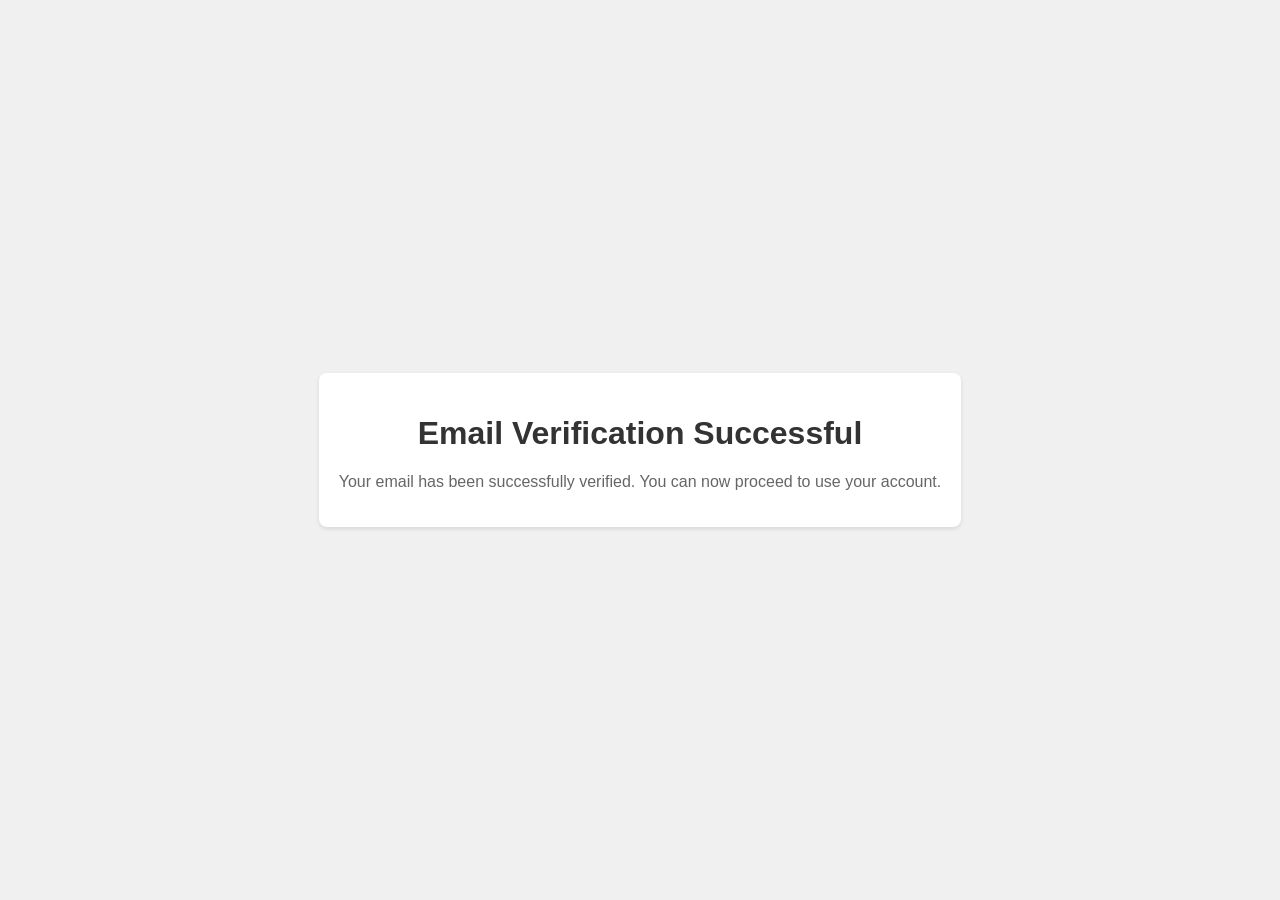
<file: templates/response_email_verification.html>
<!DOCTYPE html>
<html lang="en">
<head>
    <meta charset="UTF-8">
    <meta name="viewport" content="width=device-width, initial-scale=1.0">
    <title>Email Verification Success</title>
    <style>
        body {
            font-family: Arial, sans-serif;
            margin: 0;
            padding: 0;
            background-color: #f0f0f0;
            display: flex;
            justify-content: center;
            align-items: center;
            height: 100vh;
        }
        .container {
            text-align: center;
            background-color: #fff;
            padding: 20px;
            border-radius: 8px;
            box-shadow: 0 2px 4px rgba(0, 0, 0, 0.1);
        }
        h1 {
            color: #333;
        }
        p {
            color: #666;
        }
    </style>
</head>
<body>
    <div class="container">
        <h1>Email Verification Successful</h1>
        <p>Your email has been successfully verified. You can now proceed to use your account.</p>
    </div>
</body>
</html>
</file>
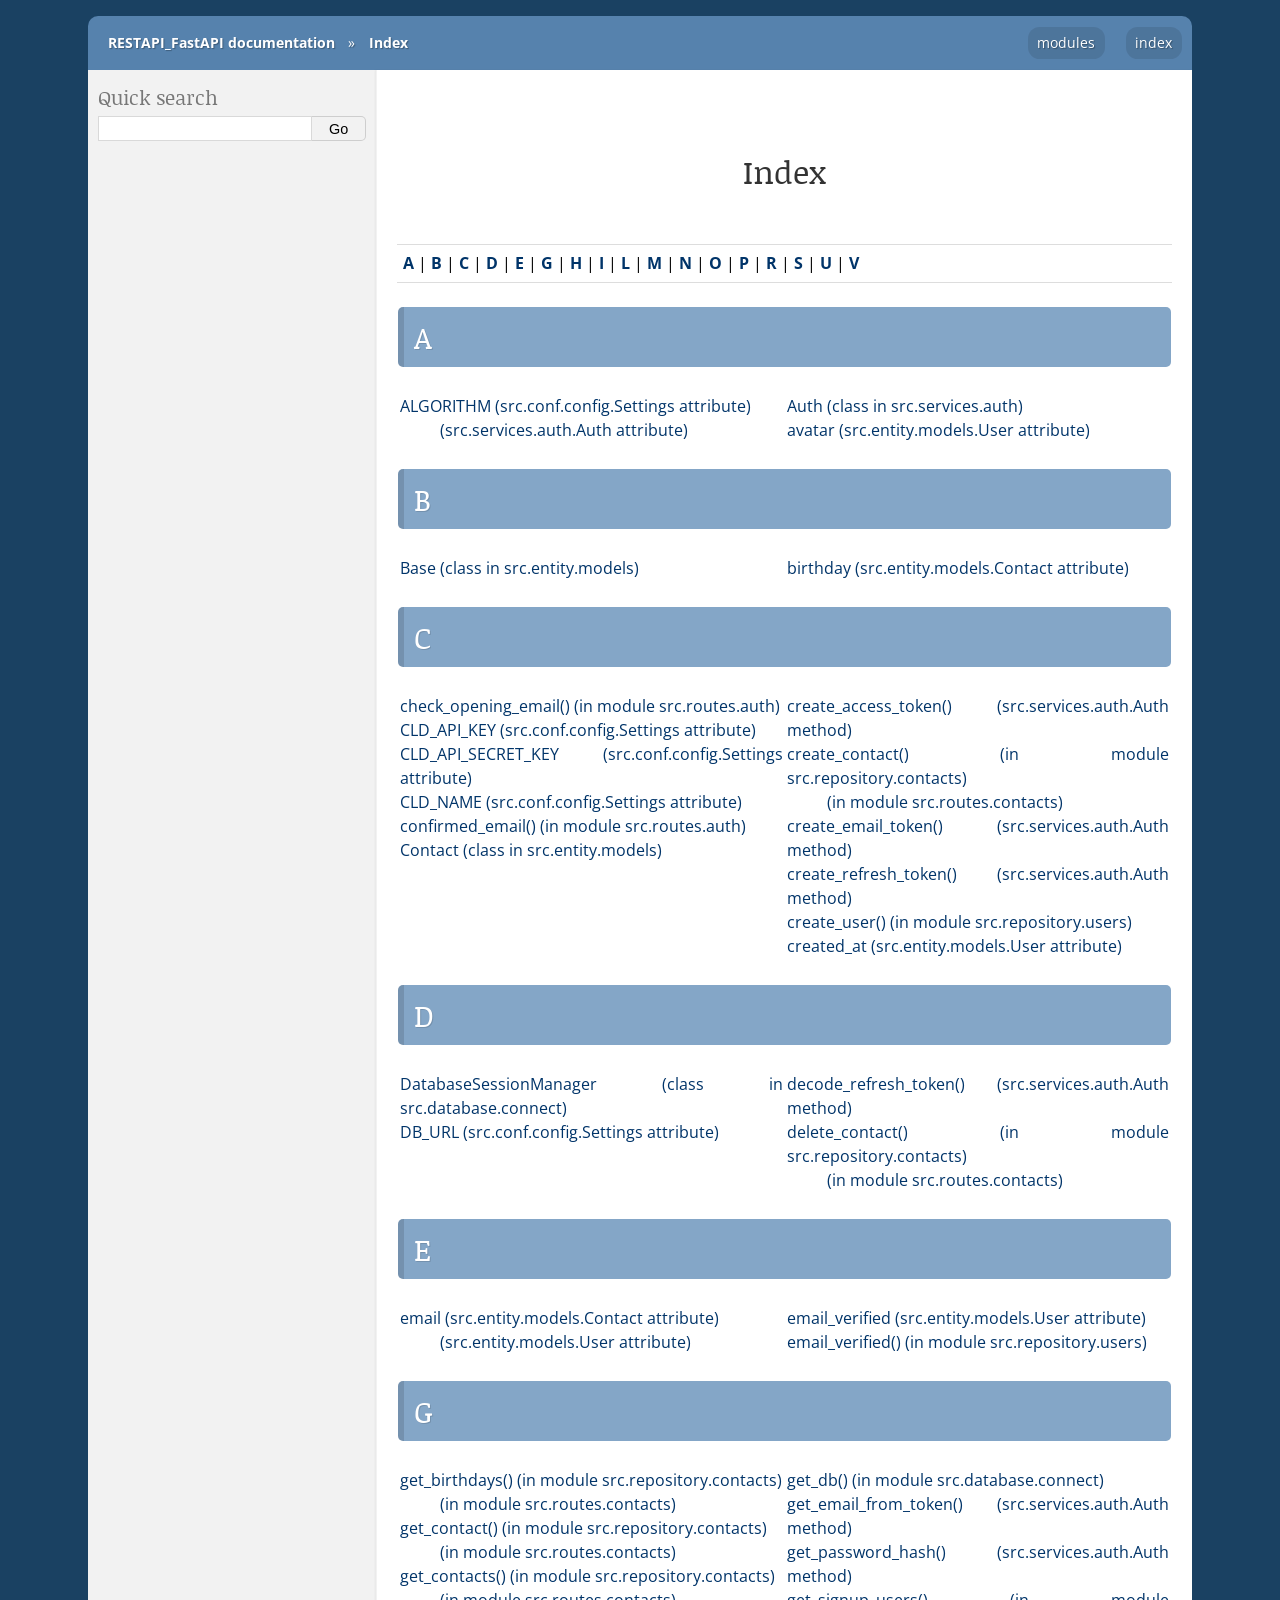
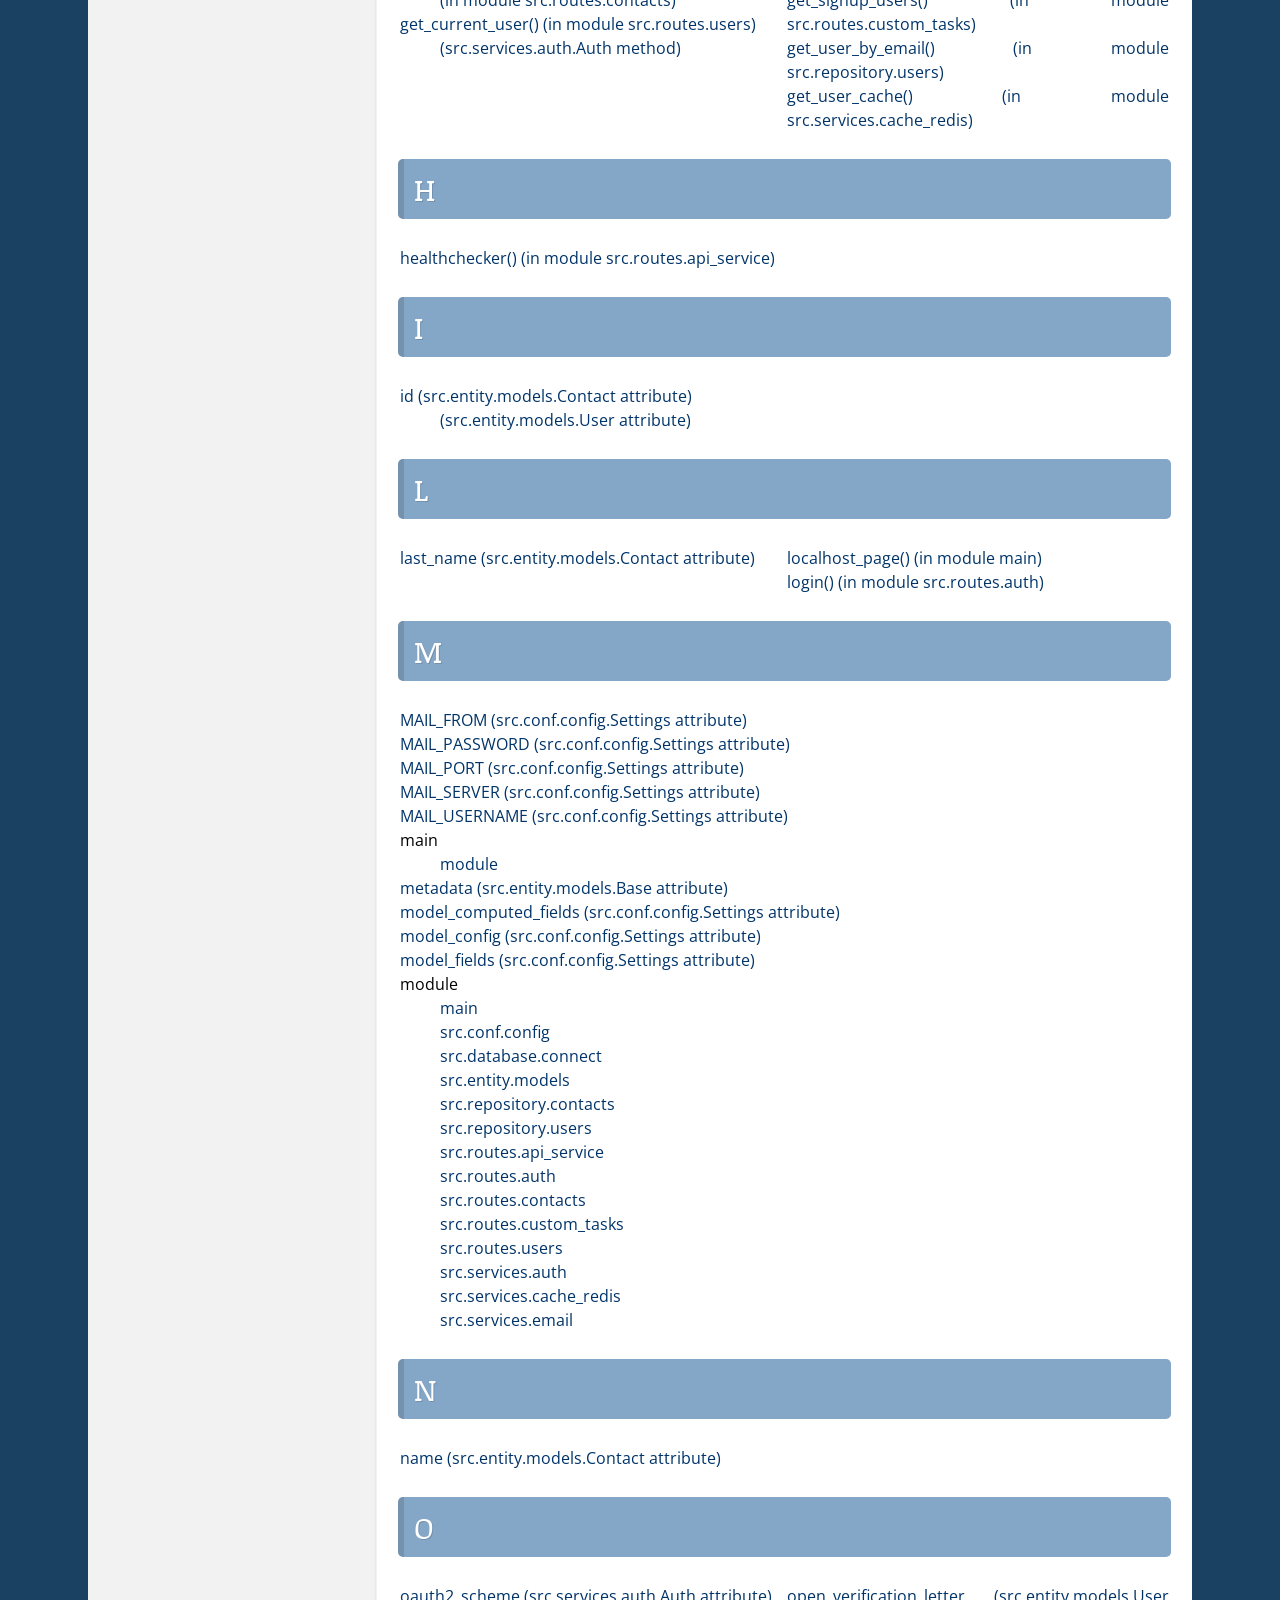
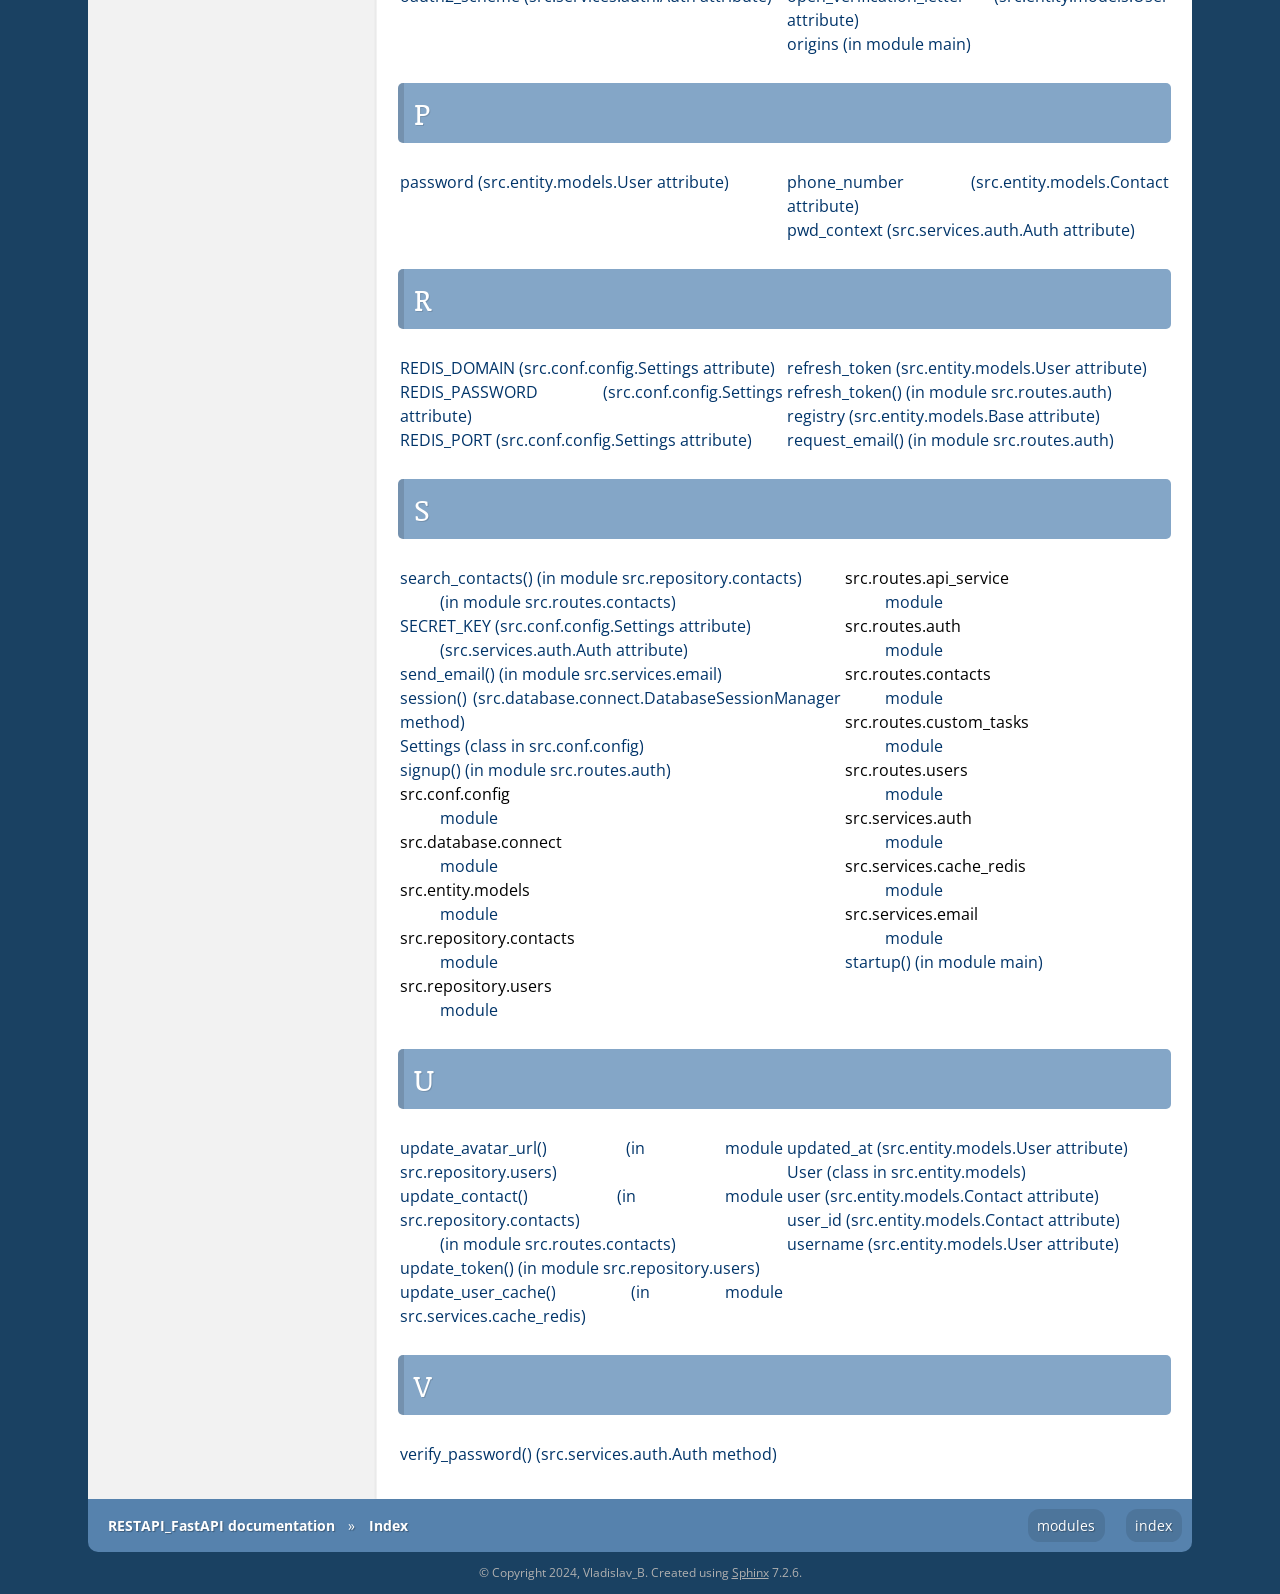
<file: docs/_build/html/genindex.html>
<!DOCTYPE html>

<html lang="en" data-content_root="./">
  <head>
    <meta charset="utf-8" />
    <meta name="viewport" content="width=device-width, initial-scale=1.0" />
    <title>Index &#8212; RESTAPI_FastAPI  documentation</title>
    <link rel="stylesheet" type="text/css" href="_static/pygments.css?v=fa44fd50" />
    <link rel="stylesheet" type="text/css" href="_static/cloud.css?v=f9ae72be" />
    <link rel="stylesheet" href="https://fonts.googleapis.com/css?family=Noticia+Text:400,i,b,bi|Open+Sans:400,i,b,bi|Roboto+Mono:400,i,b,bi&amp;display=swap" type="text/css" />
    
    <script src="_static/documentation_options.js?v=5929fcd5"></script>
    <script src="_static/doctools.js?v=888ff710"></script>
    <script src="_static/sphinx_highlight.js?v=dc90522c"></script>

    
    
     
        <script src="_static/jquery.cookie.js"></script>
    

    
     
        <script src="_static/cloud.base.js"></script>
    

    
     
        <script src="_static/cloud.js"></script>
    

    <link rel="index" title="Index" href="#" />
    <link rel="search" title="Search" href="search.html" /> 
        <meta name="viewport" content="width=device-width, initial-scale=1">
  </head><body>
    <div class="relbar-top">
        
    <div class="related" role="navigation" aria-label="related navigation">
      <h3>Navigation</h3>
      <ul>
        <li class="right" style="margin-right: 10px">
          <a href="#" title="General Index"
             accesskey="I">index</a></li>
        <li class="right" >
          <a href="py-modindex.html" title="Python Module Index"
             >modules</a> &nbsp; &nbsp;</li>
    <li><a href="index.html">RESTAPI_FastAPI  documentation</a> &#187;</li>

        <li class="nav-item nav-item-this"><a href="">Index</a></li> 
      </ul>
    </div>
    </div>
  

    <div class="document">
      <div class="documentwrapper">
        <div class="bodywrapper">
          <div class="body" role="main">
            

<h1 id="index">Index</h1>

<div class="genindex-jumpbox">
 <a href="#A"><strong>A</strong></a>
 | <a href="#B"><strong>B</strong></a>
 | <a href="#C"><strong>C</strong></a>
 | <a href="#D"><strong>D</strong></a>
 | <a href="#E"><strong>E</strong></a>
 | <a href="#G"><strong>G</strong></a>
 | <a href="#H"><strong>H</strong></a>
 | <a href="#I"><strong>I</strong></a>
 | <a href="#L"><strong>L</strong></a>
 | <a href="#M"><strong>M</strong></a>
 | <a href="#N"><strong>N</strong></a>
 | <a href="#O"><strong>O</strong></a>
 | <a href="#P"><strong>P</strong></a>
 | <a href="#R"><strong>R</strong></a>
 | <a href="#S"><strong>S</strong></a>
 | <a href="#U"><strong>U</strong></a>
 | <a href="#V"><strong>V</strong></a>
 
</div>
<h2 id="A">A</h2>
<table style="width: 100%" class="indextable genindextable"><tr>
  <td style="width: 33%; vertical-align: top;"><ul>
      <li><a href="index.html#src.conf.config.Settings.ALGORITHM">ALGORITHM (src.conf.config.Settings attribute)</a>

      <ul>
        <li><a href="index.html#src.services.auth.Auth.ALGORITHM">(src.services.auth.Auth attribute)</a>
</li>
      </ul></li>
  </ul></td>
  <td style="width: 33%; vertical-align: top;"><ul>
      <li><a href="index.html#src.services.auth.Auth">Auth (class in src.services.auth)</a>
</li>
      <li><a href="index.html#src.entity.models.User.avatar">avatar (src.entity.models.User attribute)</a>
</li>
  </ul></td>
</tr></table>

<h2 id="B">B</h2>
<table style="width: 100%" class="indextable genindextable"><tr>
  <td style="width: 33%; vertical-align: top;"><ul>
      <li><a href="index.html#src.entity.models.Base">Base (class in src.entity.models)</a>
</li>
  </ul></td>
  <td style="width: 33%; vertical-align: top;"><ul>
      <li><a href="index.html#src.entity.models.Contact.birthday">birthday (src.entity.models.Contact attribute)</a>
</li>
  </ul></td>
</tr></table>

<h2 id="C">C</h2>
<table style="width: 100%" class="indextable genindextable"><tr>
  <td style="width: 33%; vertical-align: top;"><ul>
      <li><a href="index.html#src.routes.auth.check_opening_email">check_opening_email() (in module src.routes.auth)</a>
</li>
      <li><a href="index.html#src.conf.config.Settings.CLD_API_KEY">CLD_API_KEY (src.conf.config.Settings attribute)</a>
</li>
      <li><a href="index.html#src.conf.config.Settings.CLD_API_SECRET_KEY">CLD_API_SECRET_KEY (src.conf.config.Settings attribute)</a>
</li>
      <li><a href="index.html#src.conf.config.Settings.CLD_NAME">CLD_NAME (src.conf.config.Settings attribute)</a>
</li>
      <li><a href="index.html#src.routes.auth.confirmed_email">confirmed_email() (in module src.routes.auth)</a>
</li>
      <li><a href="index.html#src.entity.models.Contact">Contact (class in src.entity.models)</a>
</li>
  </ul></td>
  <td style="width: 33%; vertical-align: top;"><ul>
      <li><a href="index.html#src.services.auth.Auth.create_access_token">create_access_token() (src.services.auth.Auth method)</a>
</li>
      <li><a href="index.html#src.repository.contacts.create_contact">create_contact() (in module src.repository.contacts)</a>

      <ul>
        <li><a href="index.html#src.routes.contacts.create_contact">(in module src.routes.contacts)</a>
</li>
      </ul></li>
      <li><a href="index.html#src.services.auth.Auth.create_email_token">create_email_token() (src.services.auth.Auth method)</a>
</li>
      <li><a href="index.html#src.services.auth.Auth.create_refresh_token">create_refresh_token() (src.services.auth.Auth method)</a>
</li>
      <li><a href="index.html#src.repository.users.create_user">create_user() (in module src.repository.users)</a>
</li>
      <li><a href="index.html#src.entity.models.User.created_at">created_at (src.entity.models.User attribute)</a>
</li>
  </ul></td>
</tr></table>

<h2 id="D">D</h2>
<table style="width: 100%" class="indextable genindextable"><tr>
  <td style="width: 33%; vertical-align: top;"><ul>
      <li><a href="index.html#src.database.connect.DatabaseSessionManager">DatabaseSessionManager (class in src.database.connect)</a>
</li>
      <li><a href="index.html#src.conf.config.Settings.DB_URL">DB_URL (src.conf.config.Settings attribute)</a>
</li>
  </ul></td>
  <td style="width: 33%; vertical-align: top;"><ul>
      <li><a href="index.html#src.services.auth.Auth.decode_refresh_token">decode_refresh_token() (src.services.auth.Auth method)</a>
</li>
      <li><a href="index.html#src.repository.contacts.delete_contact">delete_contact() (in module src.repository.contacts)</a>

      <ul>
        <li><a href="index.html#src.routes.contacts.delete_contact">(in module src.routes.contacts)</a>
</li>
      </ul></li>
  </ul></td>
</tr></table>

<h2 id="E">E</h2>
<table style="width: 100%" class="indextable genindextable"><tr>
  <td style="width: 33%; vertical-align: top;"><ul>
      <li><a href="index.html#src.entity.models.Contact.email">email (src.entity.models.Contact attribute)</a>

      <ul>
        <li><a href="index.html#src.entity.models.User.email">(src.entity.models.User attribute)</a>
</li>
      </ul></li>
  </ul></td>
  <td style="width: 33%; vertical-align: top;"><ul>
      <li><a href="index.html#src.entity.models.User.email_verified">email_verified (src.entity.models.User attribute)</a>
</li>
      <li><a href="index.html#src.repository.users.email_verified">email_verified() (in module src.repository.users)</a>
</li>
  </ul></td>
</tr></table>

<h2 id="G">G</h2>
<table style="width: 100%" class="indextable genindextable"><tr>
  <td style="width: 33%; vertical-align: top;"><ul>
      <li><a href="index.html#src.repository.contacts.get_birthdays">get_birthdays() (in module src.repository.contacts)</a>

      <ul>
        <li><a href="index.html#src.routes.contacts.get_birthdays">(in module src.routes.contacts)</a>
</li>
      </ul></li>
      <li><a href="index.html#src.repository.contacts.get_contact">get_contact() (in module src.repository.contacts)</a>

      <ul>
        <li><a href="index.html#src.routes.contacts.get_contact">(in module src.routes.contacts)</a>
</li>
      </ul></li>
      <li><a href="index.html#src.repository.contacts.get_contacts">get_contacts() (in module src.repository.contacts)</a>

      <ul>
        <li><a href="index.html#src.routes.contacts.get_contacts">(in module src.routes.contacts)</a>
</li>
      </ul></li>
      <li><a href="index.html#src.routes.users.get_current_user">get_current_user() (in module src.routes.users)</a>

      <ul>
        <li><a href="index.html#src.services.auth.Auth.get_current_user">(src.services.auth.Auth method)</a>
</li>
      </ul></li>
  </ul></td>
  <td style="width: 33%; vertical-align: top;"><ul>
      <li><a href="index.html#src.database.connect.get_db">get_db() (in module src.database.connect)</a>
</li>
      <li><a href="index.html#src.services.auth.Auth.get_email_from_token">get_email_from_token() (src.services.auth.Auth method)</a>
</li>
      <li><a href="index.html#src.services.auth.Auth.get_password_hash">get_password_hash() (src.services.auth.Auth method)</a>
</li>
      <li><a href="index.html#src.routes.custom_tasks.get_signup_users">get_signup_users() (in module src.routes.custom_tasks)</a>
</li>
      <li><a href="index.html#src.repository.users.get_user_by_email">get_user_by_email() (in module src.repository.users)</a>
</li>
      <li><a href="index.html#src.services.cache_redis.get_user_cache">get_user_cache() (in module src.services.cache_redis)</a>
</li>
  </ul></td>
</tr></table>

<h2 id="H">H</h2>
<table style="width: 100%" class="indextable genindextable"><tr>
  <td style="width: 33%; vertical-align: top;"><ul>
      <li><a href="index.html#src.routes.api_service.healthchecker">healthchecker() (in module src.routes.api_service)</a>
</li>
  </ul></td>
</tr></table>

<h2 id="I">I</h2>
<table style="width: 100%" class="indextable genindextable"><tr>
  <td style="width: 33%; vertical-align: top;"><ul>
      <li><a href="index.html#src.entity.models.Contact.id">id (src.entity.models.Contact attribute)</a>

      <ul>
        <li><a href="index.html#src.entity.models.User.id">(src.entity.models.User attribute)</a>
</li>
      </ul></li>
  </ul></td>
</tr></table>

<h2 id="L">L</h2>
<table style="width: 100%" class="indextable genindextable"><tr>
  <td style="width: 33%; vertical-align: top;"><ul>
      <li><a href="index.html#src.entity.models.Contact.last_name">last_name (src.entity.models.Contact attribute)</a>
</li>
  </ul></td>
  <td style="width: 33%; vertical-align: top;"><ul>
      <li><a href="index.html#main.localhost_page">localhost_page() (in module main)</a>
</li>
      <li><a href="index.html#src.routes.auth.login">login() (in module src.routes.auth)</a>
</li>
  </ul></td>
</tr></table>

<h2 id="M">M</h2>
<table style="width: 100%" class="indextable genindextable"><tr>
  <td style="width: 33%; vertical-align: top;"><ul>
      <li><a href="index.html#src.conf.config.Settings.MAIL_FROM">MAIL_FROM (src.conf.config.Settings attribute)</a>
</li>
      <li><a href="index.html#src.conf.config.Settings.MAIL_PASSWORD">MAIL_PASSWORD (src.conf.config.Settings attribute)</a>
</li>
      <li><a href="index.html#src.conf.config.Settings.MAIL_PORT">MAIL_PORT (src.conf.config.Settings attribute)</a>
</li>
      <li><a href="index.html#src.conf.config.Settings.MAIL_SERVER">MAIL_SERVER (src.conf.config.Settings attribute)</a>
</li>
      <li><a href="index.html#src.conf.config.Settings.MAIL_USERNAME">MAIL_USERNAME (src.conf.config.Settings attribute)</a>
</li>
      <li>
    main

      <ul>
        <li><a href="index.html#module-main">module</a>
</li>
      </ul></li>
      <li><a href="index.html#src.entity.models.Base.metadata">metadata (src.entity.models.Base attribute)</a>
</li>
      <li><a href="index.html#src.conf.config.Settings.model_computed_fields">model_computed_fields (src.conf.config.Settings attribute)</a>
</li>
      <li><a href="index.html#src.conf.config.Settings.model_config">model_config (src.conf.config.Settings attribute)</a>
</li>
      <li><a href="index.html#src.conf.config.Settings.model_fields">model_fields (src.conf.config.Settings attribute)</a>
</li>
      <li>
    module

      <ul>
        <li><a href="index.html#module-main">main</a>
</li>
        <li><a href="index.html#module-src.conf.config">src.conf.config</a>
</li>
        <li><a href="index.html#module-src.database.connect">src.database.connect</a>
</li>
        <li><a href="index.html#module-src.entity.models">src.entity.models</a>
</li>
        <li><a href="index.html#module-src.repository.contacts">src.repository.contacts</a>
</li>
        <li><a href="index.html#module-src.repository.users">src.repository.users</a>
</li>
        <li><a href="index.html#module-src.routes.api_service">src.routes.api_service</a>
</li>
        <li><a href="index.html#module-src.routes.auth">src.routes.auth</a>
</li>
        <li><a href="index.html#module-src.routes.contacts">src.routes.contacts</a>
</li>
        <li><a href="index.html#module-src.routes.custom_tasks">src.routes.custom_tasks</a>
</li>
        <li><a href="index.html#module-src.routes.users">src.routes.users</a>
</li>
        <li><a href="index.html#module-src.services.auth">src.services.auth</a>
</li>
        <li><a href="index.html#module-src.services.cache_redis">src.services.cache_redis</a>
</li>
        <li><a href="index.html#module-src.services.email">src.services.email</a>
</li>
      </ul></li>
  </ul></td>
</tr></table>

<h2 id="N">N</h2>
<table style="width: 100%" class="indextable genindextable"><tr>
  <td style="width: 33%; vertical-align: top;"><ul>
      <li><a href="index.html#src.entity.models.Contact.name">name (src.entity.models.Contact attribute)</a>
</li>
  </ul></td>
</tr></table>

<h2 id="O">O</h2>
<table style="width: 100%" class="indextable genindextable"><tr>
  <td style="width: 33%; vertical-align: top;"><ul>
      <li><a href="index.html#src.services.auth.Auth.oauth2_scheme">oauth2_scheme (src.services.auth.Auth attribute)</a>
</li>
  </ul></td>
  <td style="width: 33%; vertical-align: top;"><ul>
      <li><a href="index.html#src.entity.models.User.open_verification_letter">open_verification_letter (src.entity.models.User attribute)</a>
</li>
      <li><a href="index.html#main.origins">origins (in module main)</a>
</li>
  </ul></td>
</tr></table>

<h2 id="P">P</h2>
<table style="width: 100%" class="indextable genindextable"><tr>
  <td style="width: 33%; vertical-align: top;"><ul>
      <li><a href="index.html#src.entity.models.User.password">password (src.entity.models.User attribute)</a>
</li>
  </ul></td>
  <td style="width: 33%; vertical-align: top;"><ul>
      <li><a href="index.html#src.entity.models.Contact.phone_number">phone_number (src.entity.models.Contact attribute)</a>
</li>
      <li><a href="index.html#src.services.auth.Auth.pwd_context">pwd_context (src.services.auth.Auth attribute)</a>
</li>
  </ul></td>
</tr></table>

<h2 id="R">R</h2>
<table style="width: 100%" class="indextable genindextable"><tr>
  <td style="width: 33%; vertical-align: top;"><ul>
      <li><a href="index.html#src.conf.config.Settings.REDIS_DOMAIN">REDIS_DOMAIN (src.conf.config.Settings attribute)</a>
</li>
      <li><a href="index.html#src.conf.config.Settings.REDIS_PASSWORD">REDIS_PASSWORD (src.conf.config.Settings attribute)</a>
</li>
      <li><a href="index.html#src.conf.config.Settings.REDIS_PORT">REDIS_PORT (src.conf.config.Settings attribute)</a>
</li>
  </ul></td>
  <td style="width: 33%; vertical-align: top;"><ul>
      <li><a href="index.html#src.entity.models.User.refresh_token">refresh_token (src.entity.models.User attribute)</a>
</li>
      <li><a href="index.html#src.routes.auth.refresh_token">refresh_token() (in module src.routes.auth)</a>
</li>
      <li><a href="index.html#src.entity.models.Base.registry">registry (src.entity.models.Base attribute)</a>
</li>
      <li><a href="index.html#src.routes.auth.request_email">request_email() (in module src.routes.auth)</a>
</li>
  </ul></td>
</tr></table>

<h2 id="S">S</h2>
<table style="width: 100%" class="indextable genindextable"><tr>
  <td style="width: 33%; vertical-align: top;"><ul>
      <li><a href="index.html#src.repository.contacts.search_contacts">search_contacts() (in module src.repository.contacts)</a>

      <ul>
        <li><a href="index.html#src.routes.contacts.search_contacts">(in module src.routes.contacts)</a>
</li>
      </ul></li>
      <li><a href="index.html#src.conf.config.Settings.SECRET_KEY">SECRET_KEY (src.conf.config.Settings attribute)</a>

      <ul>
        <li><a href="index.html#src.services.auth.Auth.SECRET_KEY">(src.services.auth.Auth attribute)</a>
</li>
      </ul></li>
      <li><a href="index.html#src.services.email.send_email">send_email() (in module src.services.email)</a>
</li>
      <li><a href="index.html#src.database.connect.DatabaseSessionManager.session">session() (src.database.connect.DatabaseSessionManager method)</a>
</li>
      <li><a href="index.html#src.conf.config.Settings">Settings (class in src.conf.config)</a>
</li>
      <li><a href="index.html#src.routes.auth.signup">signup() (in module src.routes.auth)</a>
</li>
      <li>
    src.conf.config

      <ul>
        <li><a href="index.html#module-src.conf.config">module</a>
</li>
      </ul></li>
      <li>
    src.database.connect

      <ul>
        <li><a href="index.html#module-src.database.connect">module</a>
</li>
      </ul></li>
      <li>
    src.entity.models

      <ul>
        <li><a href="index.html#module-src.entity.models">module</a>
</li>
      </ul></li>
      <li>
    src.repository.contacts

      <ul>
        <li><a href="index.html#module-src.repository.contacts">module</a>
</li>
      </ul></li>
      <li>
    src.repository.users

      <ul>
        <li><a href="index.html#module-src.repository.users">module</a>
</li>
      </ul></li>
  </ul></td>
  <td style="width: 33%; vertical-align: top;"><ul>
      <li>
    src.routes.api_service

      <ul>
        <li><a href="index.html#module-src.routes.api_service">module</a>
</li>
      </ul></li>
      <li>
    src.routes.auth

      <ul>
        <li><a href="index.html#module-src.routes.auth">module</a>
</li>
      </ul></li>
      <li>
    src.routes.contacts

      <ul>
        <li><a href="index.html#module-src.routes.contacts">module</a>
</li>
      </ul></li>
      <li>
    src.routes.custom_tasks

      <ul>
        <li><a href="index.html#module-src.routes.custom_tasks">module</a>
</li>
      </ul></li>
      <li>
    src.routes.users

      <ul>
        <li><a href="index.html#module-src.routes.users">module</a>
</li>
      </ul></li>
      <li>
    src.services.auth

      <ul>
        <li><a href="index.html#module-src.services.auth">module</a>
</li>
      </ul></li>
      <li>
    src.services.cache_redis

      <ul>
        <li><a href="index.html#module-src.services.cache_redis">module</a>
</li>
      </ul></li>
      <li>
    src.services.email

      <ul>
        <li><a href="index.html#module-src.services.email">module</a>
</li>
      </ul></li>
      <li><a href="index.html#main.startup">startup() (in module main)</a>
</li>
  </ul></td>
</tr></table>

<h2 id="U">U</h2>
<table style="width: 100%" class="indextable genindextable"><tr>
  <td style="width: 33%; vertical-align: top;"><ul>
      <li><a href="index.html#src.repository.users.update_avatar_url">update_avatar_url() (in module src.repository.users)</a>
</li>
      <li><a href="index.html#src.repository.contacts.update_contact">update_contact() (in module src.repository.contacts)</a>

      <ul>
        <li><a href="index.html#src.routes.contacts.update_contact">(in module src.routes.contacts)</a>
</li>
      </ul></li>
      <li><a href="index.html#src.repository.users.update_token">update_token() (in module src.repository.users)</a>
</li>
      <li><a href="index.html#src.services.cache_redis.update_user_cache">update_user_cache() (in module src.services.cache_redis)</a>
</li>
  </ul></td>
  <td style="width: 33%; vertical-align: top;"><ul>
      <li><a href="index.html#src.entity.models.User.updated_at">updated_at (src.entity.models.User attribute)</a>
</li>
      <li><a href="index.html#src.entity.models.User">User (class in src.entity.models)</a>
</li>
      <li><a href="index.html#src.entity.models.Contact.user">user (src.entity.models.Contact attribute)</a>
</li>
      <li><a href="index.html#src.entity.models.Contact.user_id">user_id (src.entity.models.Contact attribute)</a>
</li>
      <li><a href="index.html#src.entity.models.User.username">username (src.entity.models.User attribute)</a>
</li>
  </ul></td>
</tr></table>

<h2 id="V">V</h2>
<table style="width: 100%" class="indextable genindextable"><tr>
  <td style="width: 33%; vertical-align: top;"><ul>
      <li><a href="index.html#src.services.auth.Auth.verify_password">verify_password() (src.services.auth.Auth method)</a>
</li>
  </ul></td>
</tr></table>



            <div class="clearer"></div>
          </div>
        </div>
      </div>
      <div class="sphinxsidebar" role="navigation" aria-label="main navigation">
        <div class="sphinxsidebarwrapper">
<div id="searchbox" style="display: none" role="search">
  <h3 id="searchlabel">Quick search</h3>
    <div class="searchformwrapper">
    <form class="search" action="search.html" method="get">
      <input type="text" name="q" aria-labelledby="searchlabel" autocomplete="off" autocorrect="off" autocapitalize="off" spellcheck="false"/>
      <input type="submit" value="Go" />
    </form>
    </div>
</div>
<script>document.getElementById('searchbox').style.display = "block"</script>
        </div>
      </div>
    
    
        <div class="sidebar-toggle-group no-js">
            
            <button class="sidebar-toggle" id="sidebar-hide" title="Hide the sidebar menu">
                 «
                <span class="show-for-small">hide menu</span>
                
            </button>
            <button class="sidebar-toggle" id="sidebar-show" title="Show the sidebar menu">
                
                <span class="show-for-small">menu</span>
                <span class="hide-for-small">sidebar</span>
                 »
            </button>
        </div>
    
      <div class="clearer"></div>
    </div>
    <div class="relbar-bottom">
        
    <div class="related" role="navigation" aria-label="related navigation">
      <h3>Navigation</h3>
      <ul>
        <li class="right" style="margin-right: 10px">
          <a href="#" title="General Index"
             >index</a></li>
        <li class="right" >
          <a href="py-modindex.html" title="Python Module Index"
             >modules</a> &nbsp; &nbsp;</li>
    <li><a href="index.html">RESTAPI_FastAPI  documentation</a> &#187;</li>

        <li class="nav-item nav-item-this"><a href="">Index</a></li> 
      </ul>
    </div>
    </div>

    <div class="footer" role="contentinfo">
    &#169; Copyright 2024, Vladislav_B.
      Created using <a href="https://www.sphinx-doc.org/">Sphinx</a> 7.2.6.
    </div>
    <!-- cloud_sptheme 1.4 -->
  </body>
</html>
</file>
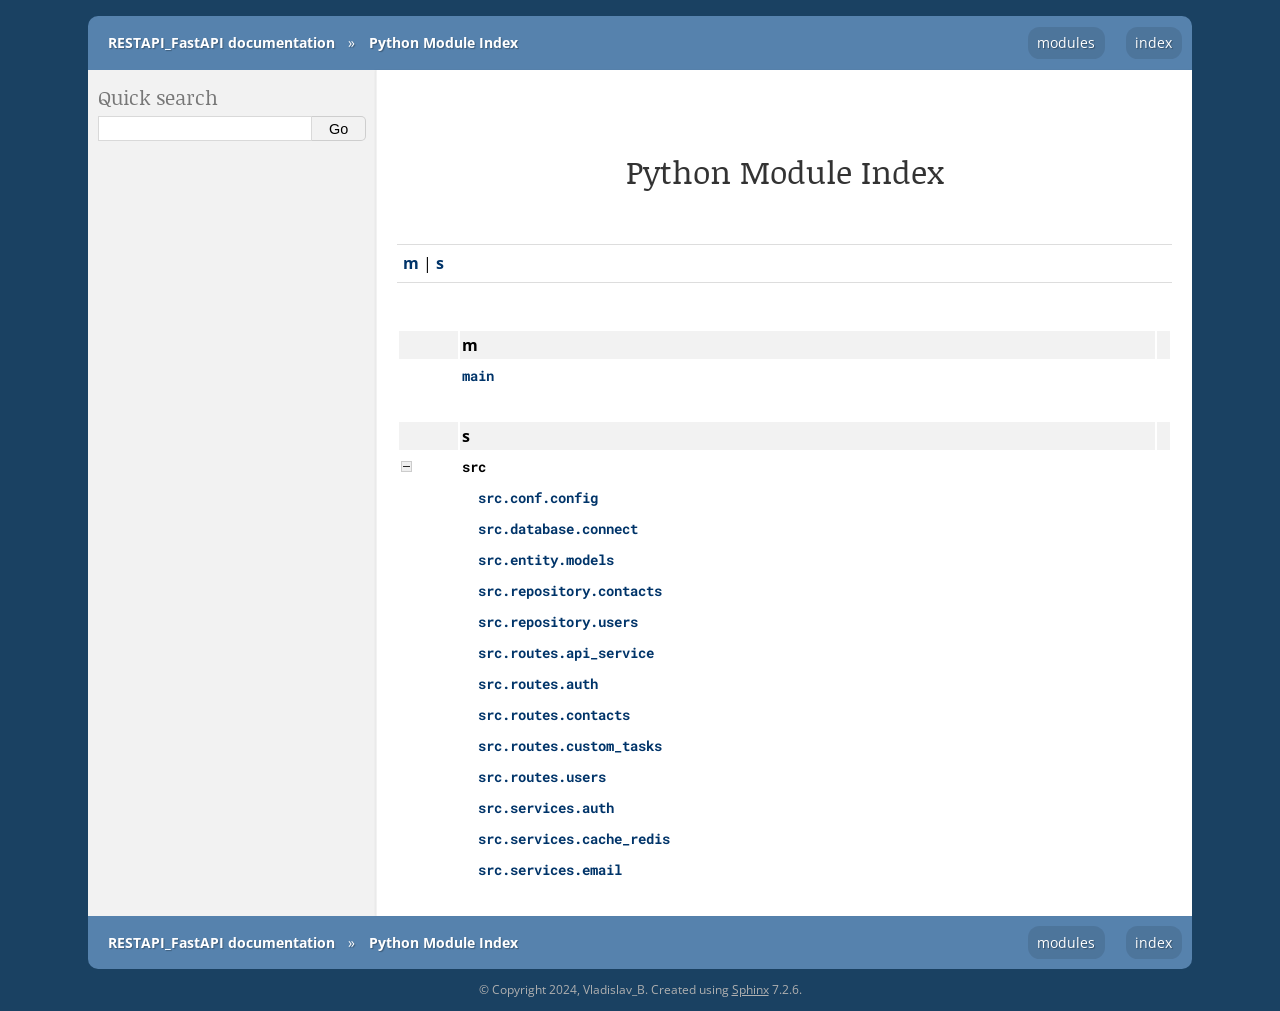
<file: docs/_build/html/py-modindex.html>
<!DOCTYPE html>

<html lang="en" data-content_root="./">
  <head>
    <meta charset="utf-8" />
    <meta name="viewport" content="width=device-width, initial-scale=1.0" />
    <title>Python Module Index &#8212; RESTAPI_FastAPI  documentation</title>
    <link rel="stylesheet" type="text/css" href="_static/pygments.css?v=fa44fd50" />
    <link rel="stylesheet" type="text/css" href="_static/cloud.css?v=f9ae72be" />
    <link rel="stylesheet" href="https://fonts.googleapis.com/css?family=Noticia+Text:400,i,b,bi|Open+Sans:400,i,b,bi|Roboto+Mono:400,i,b,bi&amp;display=swap" type="text/css" />
    
    <script src="_static/documentation_options.js?v=5929fcd5"></script>
    <script src="_static/doctools.js?v=888ff710"></script>
    <script src="_static/sphinx_highlight.js?v=dc90522c"></script>

    
    
     
        <script src="_static/jquery.cookie.js"></script>
    

    
     
        <script src="_static/cloud.base.js"></script>
    

    
     
        <script src="_static/cloud.js"></script>
    

    <link rel="index" title="Index" href="genindex.html" />
    <link rel="search" title="Search" href="search.html" />
 
        <meta name="viewport" content="width=device-width, initial-scale=1">


  </head><body>
    <div class="relbar-top">
        
    <div class="related" role="navigation" aria-label="related navigation">
      <h3>Navigation</h3>
      <ul>
        <li class="right" style="margin-right: 10px">
          <a href="genindex.html" title="General Index"
             accesskey="I">index</a></li>
        <li class="right" >
          <a href="#" title="Python Module Index"
             >modules</a> &nbsp; &nbsp;</li>
    <li><a href="index.html">RESTAPI_FastAPI  documentation</a> &#187;</li>

        <li class="nav-item nav-item-this"><a href="">Python Module Index</a></li> 
      </ul>
    </div>
    </div>
  

    <div class="document">
      <div class="documentwrapper">
        <div class="bodywrapper">
          <div class="body" role="main">
            

   <h1>Python Module Index</h1>

   <div class="modindex-jumpbox">
   <a href="#cap-m"><strong>m</strong></a> | 
   <a href="#cap-s"><strong>s</strong></a>
   </div>

   <table class="indextable modindextable">
     <tr class="pcap"><td></td><td>&#160;</td><td></td></tr>
     <tr class="cap" id="cap-m"><td></td><td>
       <strong>m</strong></td><td></td></tr>
     <tr>
       <td></td>
       <td>
       <a href="index.html#module-main"><code class="xref">main</code></a></td><td>
       <em></em></td></tr>
     <tr class="pcap"><td></td><td>&#160;</td><td></td></tr>
     <tr class="cap" id="cap-s"><td></td><td>
       <strong>s</strong></td><td></td></tr>
     <tr>
       <td><img src="_static/minus.png" class="toggler"
              id="toggle-1" style="display: none" alt="-" /></td>
       <td>
       <code class="xref">src</code></td><td>
       <em></em></td></tr>
     <tr class="cg-1">
       <td></td>
       <td>&#160;&#160;&#160;
       <a href="index.html#module-src.conf.config"><code class="xref">src.conf.config</code></a></td><td>
       <em></em></td></tr>
     <tr class="cg-1">
       <td></td>
       <td>&#160;&#160;&#160;
       <a href="index.html#module-src.database.connect"><code class="xref">src.database.connect</code></a></td><td>
       <em></em></td></tr>
     <tr class="cg-1">
       <td></td>
       <td>&#160;&#160;&#160;
       <a href="index.html#module-src.entity.models"><code class="xref">src.entity.models</code></a></td><td>
       <em></em></td></tr>
     <tr class="cg-1">
       <td></td>
       <td>&#160;&#160;&#160;
       <a href="index.html#module-src.repository.contacts"><code class="xref">src.repository.contacts</code></a></td><td>
       <em></em></td></tr>
     <tr class="cg-1">
       <td></td>
       <td>&#160;&#160;&#160;
       <a href="index.html#module-src.repository.users"><code class="xref">src.repository.users</code></a></td><td>
       <em></em></td></tr>
     <tr class="cg-1">
       <td></td>
       <td>&#160;&#160;&#160;
       <a href="index.html#module-src.routes.api_service"><code class="xref">src.routes.api_service</code></a></td><td>
       <em></em></td></tr>
     <tr class="cg-1">
       <td></td>
       <td>&#160;&#160;&#160;
       <a href="index.html#module-src.routes.auth"><code class="xref">src.routes.auth</code></a></td><td>
       <em></em></td></tr>
     <tr class="cg-1">
       <td></td>
       <td>&#160;&#160;&#160;
       <a href="index.html#module-src.routes.contacts"><code class="xref">src.routes.contacts</code></a></td><td>
       <em></em></td></tr>
     <tr class="cg-1">
       <td></td>
       <td>&#160;&#160;&#160;
       <a href="index.html#module-src.routes.custom_tasks"><code class="xref">src.routes.custom_tasks</code></a></td><td>
       <em></em></td></tr>
     <tr class="cg-1">
       <td></td>
       <td>&#160;&#160;&#160;
       <a href="index.html#module-src.routes.users"><code class="xref">src.routes.users</code></a></td><td>
       <em></em></td></tr>
     <tr class="cg-1">
       <td></td>
       <td>&#160;&#160;&#160;
       <a href="index.html#module-src.services.auth"><code class="xref">src.services.auth</code></a></td><td>
       <em></em></td></tr>
     <tr class="cg-1">
       <td></td>
       <td>&#160;&#160;&#160;
       <a href="index.html#module-src.services.cache_redis"><code class="xref">src.services.cache_redis</code></a></td><td>
       <em></em></td></tr>
     <tr class="cg-1">
       <td></td>
       <td>&#160;&#160;&#160;
       <a href="index.html#module-src.services.email"><code class="xref">src.services.email</code></a></td><td>
       <em></em></td></tr>
   </table>


            <div class="clearer"></div>
          </div>
        </div>
      </div>
      <div class="sphinxsidebar" role="navigation" aria-label="main navigation">
        <div class="sphinxsidebarwrapper">
<div id="searchbox" style="display: none" role="search">
  <h3 id="searchlabel">Quick search</h3>
    <div class="searchformwrapper">
    <form class="search" action="search.html" method="get">
      <input type="text" name="q" aria-labelledby="searchlabel" autocomplete="off" autocorrect="off" autocapitalize="off" spellcheck="false"/>
      <input type="submit" value="Go" />
    </form>
    </div>
</div>
<script>document.getElementById('searchbox').style.display = "block"</script>
        </div>
      </div>
    
    
        <div class="sidebar-toggle-group no-js">
            
            <button class="sidebar-toggle" id="sidebar-hide" title="Hide the sidebar menu">
                 «
                <span class="show-for-small">hide menu</span>
                
            </button>
            <button class="sidebar-toggle" id="sidebar-show" title="Show the sidebar menu">
                
                <span class="show-for-small">menu</span>
                <span class="hide-for-small">sidebar</span>
                 »
            </button>
        </div>
    
      <div class="clearer"></div>
    </div>
    <div class="relbar-bottom">
        
    <div class="related" role="navigation" aria-label="related navigation">
      <h3>Navigation</h3>
      <ul>
        <li class="right" style="margin-right: 10px">
          <a href="genindex.html" title="General Index"
             >index</a></li>
        <li class="right" >
          <a href="#" title="Python Module Index"
             >modules</a> &nbsp; &nbsp;</li>
    <li><a href="index.html">RESTAPI_FastAPI  documentation</a> &#187;</li>

        <li class="nav-item nav-item-this"><a href="">Python Module Index</a></li> 
      </ul>
    </div>
    </div>

    <div class="footer" role="contentinfo">
    &#169; Copyright 2024, Vladislav_B.
      Created using <a href="https://www.sphinx-doc.org/">Sphinx</a> 7.2.6.
    </div>
    <!-- cloud_sptheme 1.4 -->
  </body>
</html>
</file>
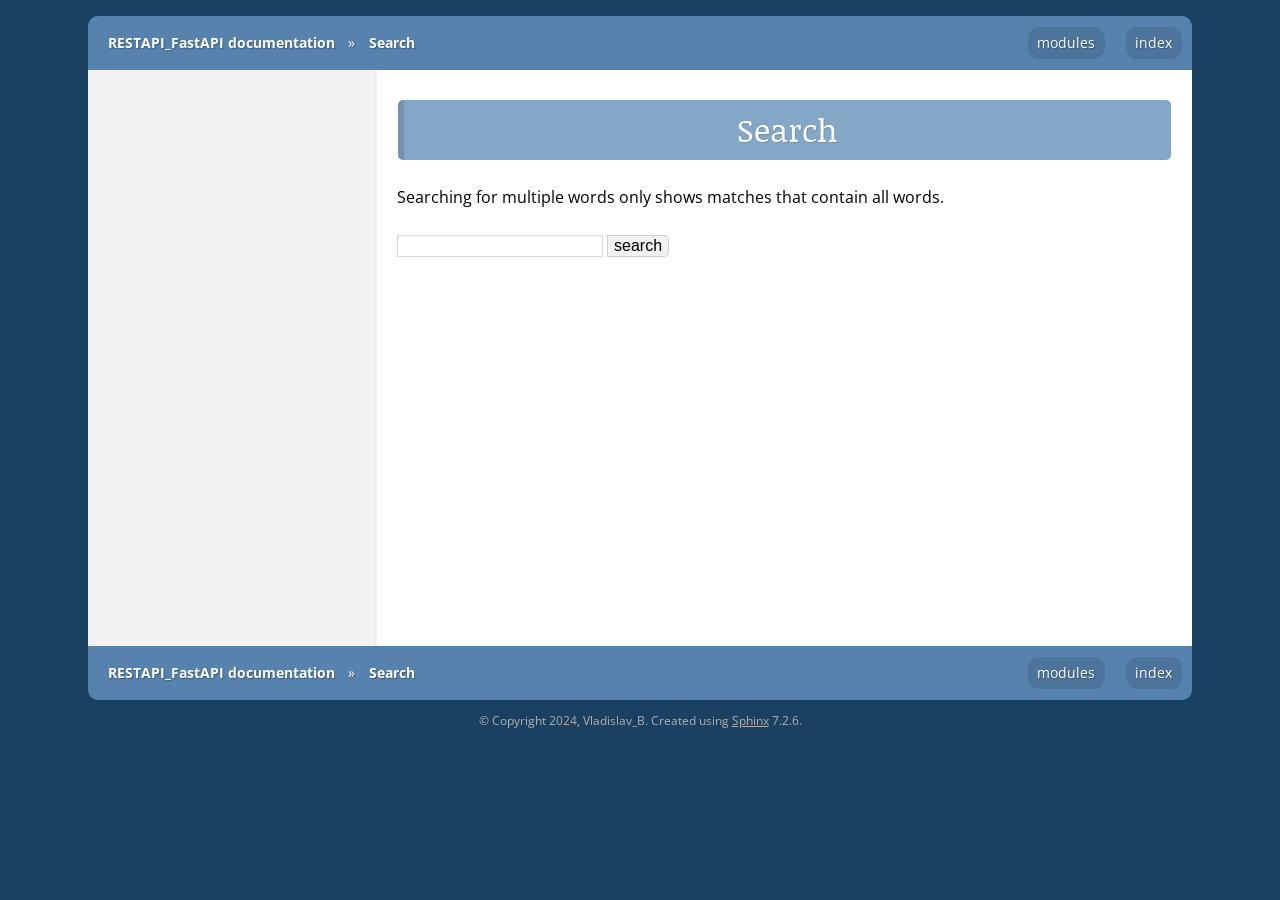
<file: docs/_build/html/search.html>
<!DOCTYPE html>

<html lang="en" data-content_root="./">
  <head>
    <meta charset="utf-8" />
    <meta name="viewport" content="width=device-width, initial-scale=1.0" />
    <title>Search &#8212; RESTAPI_FastAPI  documentation</title>
    <link rel="stylesheet" type="text/css" href="_static/pygments.css?v=fa44fd50" />
    <link rel="stylesheet" type="text/css" href="_static/cloud.css?v=f9ae72be" />
    <link rel="stylesheet" href="https://fonts.googleapis.com/css?family=Noticia+Text:400,i,b,bi|Open+Sans:400,i,b,bi|Roboto+Mono:400,i,b,bi&amp;display=swap" type="text/css" />
    
    
    <script src="_static/documentation_options.js?v=5929fcd5"></script>
    <script src="_static/doctools.js?v=888ff710"></script>
    <script src="_static/sphinx_highlight.js?v=dc90522c"></script>

    
    
     
        <script src="_static/jquery.cookie.js"></script>
    

    
     
        <script src="_static/cloud.base.js"></script>
    

    
     
        <script src="_static/cloud.js"></script>
    

    <script src="_static/searchtools.js"></script>
    <script src="_static/language_data.js"></script>
    <link rel="index" title="Index" href="genindex.html" />
    <link rel="search" title="Search" href="#" />
  <script src="searchindex.js" defer></script>
   
        <meta name="viewport" content="width=device-width, initial-scale=1">

  </head><body>
    <div class="relbar-top">
        
    <div class="related" role="navigation" aria-label="related navigation">
      <h3>Navigation</h3>
      <ul>
        <li class="right" style="margin-right: 10px">
          <a href="genindex.html" title="General Index"
             accesskey="I">index</a></li>
        <li class="right" >
          <a href="py-modindex.html" title="Python Module Index"
             >modules</a> &nbsp; &nbsp;</li>
    <li><a href="index.html">RESTAPI_FastAPI  documentation</a> &#187;</li>

        <li class="nav-item nav-item-this"><a href="">Search</a></li> 
      </ul>
    </div>
    </div>
  

    <div class="document">
      <div class="documentwrapper">
        <div class="bodywrapper">
          <div class="body" role="main">
            
  <h1 id="search-documentation">Search</h1>
  
  <noscript>
  <div class="admonition warning">
  <p>
    Please activate JavaScript to enable the search
    functionality.
  </p>
  </div>
  </noscript>
  
  
  <p>
    Searching for multiple words only shows matches that contain
    all words.
  </p>
  
  
  <form action="" method="get">
    <input type="text" name="q" aria-labelledby="search-documentation" value="" autocomplete="off" autocorrect="off" autocapitalize="off" spellcheck="false"/>
    <input type="submit" value="search" />
    <span id="search-progress" style="padding-left: 10px"></span>
  </form>
  
  
  
  <div id="search-results">
  
  </div>
  

            <div class="clearer"></div>
          </div>
        </div>
      </div>
      <div class="sphinxsidebar" role="navigation" aria-label="main navigation">
        <div class="sphinxsidebarwrapper">
        </div>
      </div>
    
    
        <div class="sidebar-toggle-group no-js">
            
            <button class="sidebar-toggle" id="sidebar-hide" title="Hide the sidebar menu">
                 «
                <span class="show-for-small">hide menu</span>
                
            </button>
            <button class="sidebar-toggle" id="sidebar-show" title="Show the sidebar menu">
                
                <span class="show-for-small">menu</span>
                <span class="hide-for-small">sidebar</span>
                 »
            </button>
        </div>
    
      <div class="clearer"></div>
    </div>
    <div class="relbar-bottom">
        
    <div class="related" role="navigation" aria-label="related navigation">
      <h3>Navigation</h3>
      <ul>
        <li class="right" style="margin-right: 10px">
          <a href="genindex.html" title="General Index"
             >index</a></li>
        <li class="right" >
          <a href="py-modindex.html" title="Python Module Index"
             >modules</a> &nbsp; &nbsp;</li>
    <li><a href="index.html">RESTAPI_FastAPI  documentation</a> &#187;</li>

        <li class="nav-item nav-item-this"><a href="">Search</a></li> 
      </ul>
    </div>
    </div>

    <div class="footer" role="contentinfo">
    &#169; Copyright 2024, Vladislav_B.
      Created using <a href="https://www.sphinx-doc.org/">Sphinx</a> 7.2.6.
    </div>
    <!-- cloud_sptheme 1.4 -->
  </body>
</html>
</file>
<file: docs/_build/html/_static/pygments.css>
pre { line-height: 125%; }
td.linenos .normal { color: inherit; background-color: transparent; padding-left: 5px; padding-right: 5px; }
span.linenos { color: inherit; background-color: transparent; padding-left: 5px; padding-right: 5px; }
td.linenos .special { color: #000000; background-color: #ffffc0; padding-left: 5px; padding-right: 5px; }
span.linenos.special { color: #000000; background-color: #ffffc0; padding-left: 5px; padding-right: 5px; }
.highlight .hll { background-color: #ffffcc }
.highlight { background: #eeffcc; }
.highlight .c { color: #408090; font-style: italic } /* Comment */
.highlight .err { border: 1px solid #FF0000 } /* Error */
.highlight .k { color: #007020; font-weight: bold } /* Keyword */
.highlight .o { color: #666666 } /* Operator */
.highlight .ch { color: #408090; font-style: italic } /* Comment.Hashbang */
.highlight .cm { color: #408090; font-style: italic } /* Comment.Multiline */
.highlight .cp { color: #007020 } /* Comment.Preproc */
.highlight .cpf { color: #408090; font-style: italic } /* Comment.PreprocFile */
.highlight .c1 { color: #408090; font-style: italic } /* Comment.Single */
.highlight .cs { color: #408090; background-color: #fff0f0 } /* Comment.Special */
.highlight .gd { color: #A00000 } /* Generic.Deleted */
.highlight .ge { font-style: italic } /* Generic.Emph */
.highlight .ges { font-weight: bold; font-style: italic } /* Generic.EmphStrong */
.highlight .gr { color: #FF0000 } /* Generic.Error */
.highlight .gh { color: #000080; font-weight: bold } /* Generic.Heading */
.highlight .gi { color: #00A000 } /* Generic.Inserted */
.highlight .go { color: #333333 } /* Generic.Output */
.highlight .gp { color: #c65d09; font-weight: bold } /* Generic.Prompt */
.highlight .gs { font-weight: bold } /* Generic.Strong */
.highlight .gu { color: #800080; font-weight: bold } /* Generic.Subheading */
.highlight .gt { color: #0044DD } /* Generic.Traceback */
.highlight .kc { color: #007020; font-weight: bold } /* Keyword.Constant */
.highlight .kd { color: #007020; font-weight: bold } /* Keyword.Declaration */
.highlight .kn { color: #007020; font-weight: bold } /* Keyword.Namespace */
.highlight .kp { color: #007020 } /* Keyword.Pseudo */
.highlight .kr { color: #007020; font-weight: bold } /* Keyword.Reserved */
.highlight .kt { color: #902000 } /* Keyword.Type */
.highlight .m { color: #208050 } /* Literal.Number */
.highlight .s { color: #4070a0 } /* Literal.String */
.highlight .na { color: #4070a0 } /* Name.Attribute */
.highlight .nb { color: #007020 } /* Name.Builtin */
.highlight .nc { color: #0e84b5; font-weight: bold } /* Name.Class */
.highlight .no { color: #60add5 } /* Name.Constant */
.highlight .nd { color: #555555; font-weight: bold } /* Name.Decorator */
.highlight .ni { color: #d55537; font-weight: bold } /* Name.Entity */
.highlight .ne { color: #007020 } /* Name.Exception */
.highlight .nf { color: #06287e } /* Name.Function */
.highlight .nl { color: #002070; font-weight: bold } /* Name.Label */
.highlight .nn { color: #0e84b5; font-weight: bold } /* Name.Namespace */
.highlight .nt { color: #062873; font-weight: bold } /* Name.Tag */
.highlight .nv { color: #bb60d5 } /* Name.Variable */
.highlight .ow { color: #007020; font-weight: bold } /* Operator.Word */
.highlight .w { color: #bbbbbb } /* Text.Whitespace */
.highlight .mb { color: #208050 } /* Literal.Number.Bin */
.highlight .mf { color: #208050 } /* Literal.Number.Float */
.highlight .mh { color: #208050 } /* Literal.Number.Hex */
.highlight .mi { color: #208050 } /* Literal.Number.Integer */
.highlight .mo { color: #208050 } /* Literal.Number.Oct */
.highlight .sa { color: #4070a0 } /* Literal.String.Affix */
.highlight .sb { color: #4070a0 } /* Literal.String.Backtick */
.highlight .sc { color: #4070a0 } /* Literal.String.Char */
.highlight .dl { color: #4070a0 } /* Literal.String.Delimiter */
.highlight .sd { color: #4070a0; font-style: italic } /* Literal.String.Doc */
.highlight .s2 { color: #4070a0 } /* Literal.String.Double */
.highlight .se { color: #4070a0; font-weight: bold } /* Literal.String.Escape */
.highlight .sh { color: #4070a0 } /* Literal.String.Heredoc */
.highlight .si { color: #70a0d0; font-style: italic } /* Literal.String.Interpol */
.highlight .sx { color: #c65d09 } /* Literal.String.Other */
.highlight .sr { color: #235388 } /* Literal.String.Regex */
.highlight .s1 { color: #4070a0 } /* Literal.String.Single */
.highlight .ss { color: #517918 } /* Literal.String.Symbol */
.highlight .bp { color: #007020 } /* Name.Builtin.Pseudo */
.highlight .fm { color: #06287e } /* Name.Function.Magic */
.highlight .vc { color: #bb60d5 } /* Name.Variable.Class */
.highlight .vg { color: #bb60d5 } /* Name.Variable.Global */
.highlight .vi { color: #bb60d5 } /* Name.Variable.Instance */
.highlight .vm { color: #bb60d5 } /* Name.Variable.Magic */
.highlight .il { color: #208050 } /* Literal.Number.Integer.Long */
</file>
<file: docs/_build/html/_static/cloud.css>
/*****************************************************
* cloud.css_t
* ~~~~~~~~~~~
*
* stylesheet for "Cloud" theme for Sphinx.
*
* :copyright: Copyright 2011-2012 by Assurance Technologies
* :license: BSD
*
*****************************************************/

@import url("basic.css");




















    



    



    
















    












    



    



    



    




    
    
























































    
        
    

    
        
            
            
        
        
    

    
        
    

    
        
            
            
        
        
    

    
        
    

    
        
            
            
        
        
    






* {
    box-sizing: border-box;
    -moz-box-sizing: border-box;
    -webkit-box-sizing: border-box;
}

body
{
    padding: 0;
    color: #000;
    font-family: "Open Sans", sans-serif;
    font-size: 100%;
    line-height: 1.5em;

    
        margin: 1em 1em 0;
        background: #1A4162;
        background-attachment: fixed;
    
}


    
    
    
    





    
    
    
    










div.related
{
    margin: 0 auto;
    max-width: 11.5in;
    background: #5682AD;
    line-height: 1.5em;
    padding: .75em 0;
    color: #ffffff;
    text-shadow: 1px 1px 1px rgba(0,0,0,.3);

    

    
}

div.relbar-top div.related
{
    
    
        -moz-border-radius: .7em .7em 0 0;
        -webkit-border-radius: .7em .7em 0 0;
        -o-border-radius: .7em .7em 0 0;
        -ms-border-radius: .7em .7em 0 0;
        border-radius: .7em .7em 0 0;
    


}

div.relbar-bottom div.related
{
    
    
        -moz-border-radius: 0 0 .7em .7em;
        -webkit-border-radius: 0 0 .7em .7em;
        -o-border-radius: 0 0 .7em .7em;
        -ms-border-radius: 0 0 .7em .7em;
        border-radius: 0 0 .7em .7em;
    



    
}



    
    
    
    




div.related a
{
    display: inline-block;
    padding: 0.3em 0.6em;
    
    
        -moz-border-radius: 0.8em;
        -webkit-border-radius: 0.8em;
        -o-border-radius: 0.8em;
        -ms-border-radius: 0.8em;
        border-radius: 0.8em;
    


    font-weight: bold;
    color: #ffffff;
    border: 1px solid transparent;
}

div.related li.right a
{
    background: rgba(0,0,0,.1);
    font-weight: normal;
}

div.related a:hover,
div.related li.right a:hover
{
    background: #fff9e4;
    color: #d39110;
    border-color: #F8D186;
    text-decoration: none;
    text-shadow: none;
    
    
        -moz-box-shadow: 1px 1px 2px -1px rgba(0,0,0,0.5);
        -webkit-box-shadow: 1px 1px 2px -1px rgba(0,0,0,0.5);
        -o-box-shadow: 1px 1px 2px -1px rgba(0,0,0,0.5);
        -ms-box-shadow: 1px 1px 2px -1px rgba(0,0,0,0.5);
        box-shadow: 1px 1px 2px -1px rgba(0,0,0,0.5);
    


}


    
    
    






div.document
{
    
    position: relative;
    margin: 0 auto;
    max-width: 11.5in;
    background: #F2F2F2;

    
}

    

div.documentwrapper
{
    float: left;
    width: 100%;
}

div.bodywrapper
{
        margin: 0 0 0 3in;
    
}


    
    
    




    
    
    
    




div.document.sidebar-hidden div.bodywrapper {
    margin-left: 0;
}

div.body
{
    min-height: 6in;
    

    
    background-color: #ffffff;
    border-left: 1px solid rgba(0,0,0,.05);
    
        
            
    
        -moz-box-shadow: -1px 0 2px rgba(0,0,0,.05);
        -webkit-box-shadow: -1px 0 2px rgba(0,0,0,.05);
        -o-box-shadow: -1px 0 2px rgba(0,0,0,.05);
        -ms-box-shadow: -1px 0 2px rgba(0,0,0,.05);
        box-shadow: -1px 0 2px rgba(0,0,0,.05);
    


        
    

    line-height: 1.5em;

    color: #000000;
    padding: 30px 20px;

    

    
    
    min-width: 0;
    max-width: none;
}


    
    
    








div.sphinxsidebar
{
    margin-top: 0;
    width: 3in;

    font-size: 90%;
    line-height: 1.25em;

    
}


    
    
    
    





    
    
    



div.document.sidebar-hidden div.sphinxsidebar { display: none; }

div.sphinxsidebarwrapper
{
    padding: 1em 0 0 10px;
}

div.sphinxsidebar h3,
div.sphinxsidebar h4
{
    padding: 0;
    margin: 24px 16px 0 0;

    font-family: "Noticia Text", serif;
    font-weight: normal;
    color: #777777;
}

div.sphinxsidebar h3 { font-size: 1.4em; }
div.sphinxsidebar h4 { font-size: 1.3em; }

div.sphinxsidebar h3 a,
div.sphinxsidebar h4 a
{
    color: #777777;
}

div.sphinxsidebar p
{
    color: #777777;
}

div.sphinxsidebar p.topless
{
    margin: 5px 10px 10px 10px;
}

div.sphinxsidebar ul
{
    margin: 10px;
    margin-right: 0;
    padding: 0;
    color: #777777;
}

div.sphinxsidebar a
{
    color: #003469;
    border: 1px solid transparent;
    border-width: 1px 0;
}

div.sphinxsidebar a:hover
{
    color: #d39110;
    background: #fff9e4;
    border-color: #F8D186;
    text-decoration: none;
}

div.sphinxsidebar ul li a
{
    overflow: hidden;
    white-space: nowrap;
}

div.sphinxsidebar ul li a:hover
{
    
    display: inline-table;
    min-width: 98%;
    min-width: calc(100% - 5px);
    
}

div.sphinxsidebar a:active
{
    color: #777777;
}

div.sphinxsidebar p.logo
{
    margin: 1em 0 0 -10px;
    text-align: center;
    max-width: 100%;
}

div.sphinxsidebar p.logo a
{
    display: inline-block;
    
    
        -moz-border-radius: 3px;
        -webkit-border-radius: 3px;
        -o-border-radius: 3px;
        -ms-border-radius: 3px;
        border-radius: 3px;
    


}


div.sphinxsidebarwrapper > h3:first-child,
div.sphinxsidebarwrapper > h4:first-child,
div.sphinxsidebarwrapper > div:first-child > h3:first-child,
div.sphinxsidebarwrapper > div:first-child > h4:first-child
{
    margin-top: .2em;
}




div.sphinxsidebar ul,
div.sphinxsidebar ul ul,
div.sphinxprev p.topless,
div.sphinxnext p.topless
{
    list-style: none;
    margin-left: 0;
}

div.sphinxsidebar ul ul
{
    margin-left: 1.5em;
}


div.sphinxsidebar ul a,
div.sphinxprev a,
div.sphinxnext a
{
    position: relative;
    display: block;
    padding: 1px 4px 3px 5px;
    margin: 0 5px 0 0;
    border: 1px solid transparent;
    
    
        -moz-border-radius: 3px;
        -webkit-border-radius: 3px;
        -o-border-radius: 3px;
        -ms-border-radius: 3px;
        border-radius: 3px;
    


}


div.sphinxsidebar ul a:hover,
div.sphinxprev a:hover,
div.sphinxnext a:hover
{
    background: #fff9e4;
    border-color: #F8D186;
    color: #d39110;
    text-decoration: none;
}

    
    div.sphinx-toc ul a:not([href^="#"]):hover
    {
        position: relative;
        overflow: visible; 
    }

    div.sphinx-toc ul a:not([href^="#"]):hover:before
    {
        content: "⇒";
        position: absolute;
        right: 100%;
        font-size: 1.5em;
        margin-right: 4px;
        opacity: 0.7;
    }








div.sphinxglobaltoc ul a[href="#"]
{
    font-style: italic;
}

div.sphinxglobaltoc ul a:not([href*="#"])
{
    font-size: 0.95em;
    font-style: italic;
}


div.sphinx-toc li
{
    position: relative;
}

div.sphinx-toc li:before
{
    position: absolute;
    left: -0.8em;
    color: #d39110;
}

    
    
        div.sphinx-toc li.current.active:not(.focus):before
        {
            content: "▼";
            top: 0.1em;
            opacity: 0.5;
        }
    

    
    div.sphinx-toc li.focus.local:before
    {
        content: "▶";
        opacity: 0.7;

        
        
    }

    
    div.sphinx-toc > ul:not(:hover) li.focus.child:before
    {
        content: "⇒";
        opacity: 0.5;
        font-size: 1.5em;
        margin-left: -4px;
    }


div.sphinx-toc li.focus.local > a:not(:hover)
{
    color: #d39110;
}


div.sphinx-toc li.toc-toggle > a:after
{
    content: "[–]";
    padding-left: .25em;
    filter: progid:DXImageTransform.Microsoft.Alpha(Opacity=
    50);
    opacity: 0.5;

}

div.sphinx-toc li.toc-toggle.closed > a:after
{
    content: "[+]";
}





div#searchbox {
    margin-right: 10px; /* make this match sphinxsidebarwrapper left margin */
}

div#searchbox form > div {
    display: inline-block;
    margin-right: -0.4em;
}

div.sphinxsidebar input,
h1#search-documentation ~ form input
{
    border: 1px solid rgba(0,0,0,.15);
    font-family: sans-serif;
    font-size: 1em;
}

div#searchbox input[type="submit"],
h1#search-documentation ~ form > input[type="submit"]
{
    background: #F2F2F2;
    
    
        -moz-border-radius: 0 5px 5px 0;
        -webkit-border-radius: 0 5px 5px 0;
        -o-border-radius: 0 5px 5px 0;
        -ms-border-radius: 0 5px 5px 0;
        border-radius: 0 5px 5px 0;
    


}

div#searchbox input[type="submit"]:hover,
h1#search-documentation ~ form input[type="submit"]:hover,
button.sidebar-toggle#sidebar-hide:hover,
button.sidebar-toggle#sidebar-show:hover,
.highlight .copybutton:hover
{
    background: #fff9e4;
    color: #d39110;
    border-color: #F8D186;
}

h1#search-documentation ~ form input[type="text"]:focus,
div.sphinxsidebar input[type="text"]:focus
{
    border-color: #F8D186;
}

.highlight .copybutton:hover:not(:active),
div.sphinxsidebar button:hover:not(:active),
div.sphinxsidebar input[type="submit"]:hover:not(:active),
h1#search-documentation ~ form input[type="submit"]:hover,
button.sidebar-toggle:hover:not(:active)
{
    
    
        -moz-box-shadow: 1px 1px 2px -1px rgba(0,0,0,0.5);
        -webkit-box-shadow: 1px 1px 2px -1px rgba(0,0,0,0.5);
        -o-box-shadow: 1px 1px 2px -1px rgba(0,0,0,0.5);
        -ms-box-shadow: 1px 1px 2px -1px rgba(0,0,0,0.5);
        box-shadow: 1px 1px 2px -1px rgba(0,0,0,0.5);
    


}

button.sidebar-toggle::-moz-focus-inner,
.highlight .copybutton::-moz-focus-inner
{
    border: 0;
}

div.sphinxsidebar .searchtip
{
    color: #999999;
}

#searchbox .highlight-link a[href$="hideSearchWords()"]
{
    display: block;
    padding: 0 1em;
    font-size: 80%;
    text-align: right;
}

#searchbox .highlight-link a[href$="hideSearchWords()"]:before
{
    content: "\00D7";
    font-weight: bold;
    padding-right: 0.25em;
}


.sidebar-toggle-group
{
    position: absolute;
    width: 3in;
    top: 0;
    left: 0;
    z-index: 1;
}

    .sidebar-toggle-group.no-js { display: none; }

    
        
    
    
    


    

    
    
    
    



    div.document.sidebar-hidden .sidebar-toggle-group
    {
        width: auto;
    }

    div.document.document-hidden .sidebar-toggle-group
    {
        width: 100%;
    }

button.sidebar-toggle
{
    margin: 0;
    padding: 6px 12px;

    color: #777777;
    font-size: 1em;
    white-space: nowrap;
}

button#sidebar-hide
{
    position: absolute;
    
        top: 0;
        right: -1px;
    

    background: transparent;
    border: 1px solid rgba(0,0,0,.05);
    
        border-top-width: 0;
    

    border-bottom-left-radius: 0.7em;
    
}

    
    
    
    



button#sidebar-show
{
    position: absolute;
    top: 0;
    
        left: 0;
    

    background: #F2F2F2;
    border: 1px solid rgba(0,0,0,.15);
    
        border-top-width: 0;
    

    border-bottom-right-radius: 0.7em;
    
}

    



div.footer
{
    color: #B0B0B0;
    width: 100%;
    padding: 9px 0;
    text-align: center;
    font-size: 75%;

    
}

div.footer button.link
{
    margin: 0 -1px;
    padding: 0;
    background: none;
    border: none;
    font-size: inherit;
    font-family: inherit;
}

div.footer a,
div.footer button.link
{
    color: #B0B0B0;
    text-decoration: underline;
}

div.footer a:hover,
div.footer button.link:hover
{
    color: white;
}

div.footer + div.footer,
div.footer + script + div.footer
{
    margin-top: -12px;
}









div.body h1,
div.body h2,
div.body p.rubric,
div.body h3,
div.body h4,
div.body h5,
div.body h6
{
    font-family: "Noticia Text", serif;
    font-weight: normal;
    color: #333;
    clear: both;
    
}


    
    
    

div.body h1
{
    
    
        
    
    
        
    font-size: 2.0em;
    line-height: 1.5em;
    margin: 1.5em
    0
    1.5em
    0;

    text-align: center;
    
}


div.body > .section > h1
{
    
    
    
        
    margin: 0.562em
    0
    1.5em
    0;

}


div.body h1 + .subtitle {
    opacity: 0.54;
    font-style: italic;
    font-weight: bold;
    margin-bottom: 2.25rem;
    margin-top: -2.25rem;
    text-align: center;
}div.body h2,
div.body p.rubric
{
    
    
        
    
    
        
    font-size: 1.875em;
    line-height: 1.6em;
    margin: 0.8em
    0
    0.8em
    0;

}

div.body h3
{
    
    
        
    
    
        
    font-size: 1.625em;
    line-height: 1.8461538461538463em;
    margin: 0.692em
    0
    0.692em
    0;

}
div.body h2,
div.body p.rubric,
.section.emphasize-children > .section > h3,
#table-of-contents > h1, 
h1#search-documentation 
{
    
        
        padding: 6px 10px;
        background-color: #84A6C7;
        border: 1px solid rgba(0,0,0,.125);
        border-width: 0 0 0 6px;
        color: #ffffff;
        text-shadow: 1px 1px rgba(0,0,0,.125);

        
    
    
    
        -moz-border-radius: 5px;
        -webkit-border-radius: 5px;
        -o-border-radius: 5px;
        -ms-border-radius: 5px;
        border-radius: 5px;
    


}


    
    
    






div.body h2,
div.body p.rubric,
#table-of-contents > h1, 
h1#search-documentation 
{
    
    
        
    
    
        
    margin: 0.8em
    1px
    0.8em
    1px;

}


.section.emphasize-children > .section > h3
{
    
    
        
    
    
        
    margin: 0.923em
    1px
    0.923em
    1px;

}


div.body p.rubric,
.section.emphasize-children > .section > h3
{
    
        background-color: #92BCDE;
        
    
}



    
    div.body h2:hover a.headerlink:not(:hover),
    .section.emphasize-children > .section > h3:hover a.headerlink:not(:hover)
    {
        filter: progid:DXImageTransform.Microsoft.Alpha(Opacity=
    40);
    opacity: 0.4;

    }

    
    div.body h2.highlighted,
    .section.emphasize-children > .section > h3.highlighted
    {
        background-color: #fbe54e;
        border-color: #F8D186;
        color: #333;
    }




div.body h4 {
    
    
        
    
    
        
    font-size: 1.25em;
    line-height: 1.2em;
    margin: 1.2em
    0
    1.2em
    0;

    clear: both; 
}
div.body h5 { 
    
        
    
    
        
    font-size: 1.1em;
    line-height: 1.3636363636363635em;
    margin: 1.364em
    0
    1.364em
    0;
 }
div.body h6 { 
    
        
    
    
        
    font-size: 1.0em;
    line-height: 1.5em;
    margin: 1.5em
    0
    1.5em
    0;
 }#table-of-contents > h1, 
h1#search-documentation 
{
    margin-top: 0;
}


.toctree-wrapper.highlight-pages:not(.hide-sections) li.page > a
{
    font-weight: bold;
}

.toctree-wrapper.space-pages li.page
{
    margin-top: 1em;
}


.toctree-wrapper.hide-sections li:not(.page) {
    list-style: none;
    margin-left: -2.5rem;
}
.toctree-wrapper.hide-sections li:not(.page) > a { display: none; }

#hide-page-sections { float: right; opacity: 0.88; }a.headerlink
{
    color: #003469;
    font-size: 0.8em;
    margin: 0 0 0 1px;
    padding: 0 5px 0 4px;
    text-decoration: none;
    border: 1px solid transparent;
    border-width: 1px 0;
    
    
        -moz-border-radius: 0.35em;
        -webkit-border-radius: 0.35em;
        -o-border-radius: 0.35em;
        -ms-border-radius: 0.35em;
        border-radius: 0.35em;
    


}

div.body a.headerlink:hover
{
    background-color: #fff9e4;
    border-color: #F8D186;
    color: #d39110;
    text-decoration: none;
    
}

a.headerlink:hover:active
{
    
    
        -moz-box-shadow: none;
        -webkit-box-shadow: none;
        -o-box-shadow: none;
        -ms-box-shadow: none;
        box-shadow: none;
    


}
.html-toggle-button
{
    position: relative;
    cursor: pointer;
}


.html-toggle-button:hover:after,
.section.emphasize-children > .section > h3.html-toggle-button:hover:after 
{
    background: #fff9e4;
    

    border-color: #F8D186;
    
    
        -moz-border-radius: 4px;
        -webkit-border-radius: 4px;
        -o-border-radius: 4px;
        -ms-border-radius: 4px;
        border-radius: 4px;
    


    
    
        -moz-box-shadow: 1px 1px 2px -1px rgba(0,0,0,0.5);
        -webkit-box-shadow: 1px 1px 2px -1px rgba(0,0,0,0.5);
        -o-box-shadow: 1px 1px 2px -1px rgba(0,0,0,0.5);
        -ms-box-shadow: 1px 1px 2px -1px rgba(0,0,0,0.5);
        box-shadow: 1px 1px 2px -1px rgba(0,0,0,0.5);
    



    color: #d39110;
}


.html-toggle-button:after
{
    position: relative;
    top: -0.15em;
    margin: 0;
    padding: 0.15em 0.3em;
    text-shadow: none;
    font-size: 65%;
    font-style: italic;
    font-weight: bold;
    border: 1px solid transparent;
}



.html-toggle.collapsed > .html-toggle-button:after {  content: "[+ show section]"; }
.html-toggle.expanded > .html-toggle-button:after { content: "[- hide section]"; }


.html-toggle-button:active:after,
.section.emphasize-children > .section > h3.html-toggle-button:active:after

{
    position: relative;
    top: calc(-0.15em + 1px);
    left: 1px;
}


    
    
    



.clear, .clear-both { clear: both; }

.clear-left { clear: left; }

.clear-right { clear: right; }

.clear-none { clear: none; }

    div.body .clear-none > h3 { clear: none; }

.hidden { display: none; }div.body p
{
    text-align: justify;
    
    
        
    
    
        
    margin: 1.5em
    0
    1.5em
    0;

}



div.body li,
div.body dd
{
    text-align: justify;
}

div.body hr {
    margin: 0 10px;
    background: none;
    border: 1px dashed rgba(0,0,0,.15);
    border-width: 1px 0 0 0;
}

.strike
{
    text-decoration: line-through;
}a.footnote-reference
{
    font-size: 70%;
    position: relative;
    top: -.75em;
}

table.docutils.footnote { margin: 1em 0 0 1em; }dl { margin-bottom: 1.5em; }
li > dl:only-child { margin-bottom: 0; }

dd { margin-right: 10px; } 

dd ol { margin-bottom: 10px; }

dl.docutils > dt { font-size: 1.1em; margin-bottom: .5em; }
dl.docutils > dd + dt { margin-top: 1.5em; }


ul + ul,
ul + div > ul:only-child,
div.toctree-wrapper + ul { margin-top: -1em; }


dd ul { margin-bottom: 1.5em; }


li > p ~ ul.simple { margin-bottom: 1.5em; }



a
{
    color: #003469;
    text-decoration: none;
}

a:visited
{
    
    text-decoration: none;
}

a:hover
{
    color: #d39110;
    background: #fff9e4;
    text-decoration: underline;
}

a:hover:active
{
    left: 1px;
    top: 1px;
    
    
        -moz-box-shadow: 0;
        -webkit-box-shadow: 0;
        -o-box-shadow: 0;
        -ms-box-shadow: 0;
        box-shadow: 0;
    


}

a.biglink
{
    font-size: 130%;
}


    a.external:before
    {
        content: "\21D7";
        padding-right: .1em;
    }

    a.external.issue:before
    {
        content: "\21D7";
    }

    a.external[href^="mailto:"]:before
    {
        content: "";
    }

    em.issue:before
    {
        content: "\21D7";
        padding-right: .1em;
    }
dt:target,
.footnote:target,
.highlighted
{
    padding: 4px;
    margin: -4px;
    background-color: #fbe54e;
    
    
        -moz-border-radius: 10px;
        -webkit-border-radius: 10px;
        -o-border-radius: 10px;
        -ms-border-radius: 10px;
        border-radius: 10px;
    


}

table.fullwidth { width: 100%; }

table.centered { margin-left: auto; margin-right: auto; }

table.docutils.plain { border: none; }
table.docutils.plain tr.row-odd > * { background: none; }


table.docutils.html-plain-table tr.row-odd > * { background: none; }


table.docutils.align-right { margin-left: auto; }
    table.docutils tbody
    {
        
        vertical-align: top;
    }

    
    
    table.docutils th p:first-child,
    table.docutils td p:first-child
    {
        margin-top: 0;
    }

    table.docutils th p:last-child,
    table.docutils td p:last-child
    {
        margin-bottom: 0;
    }


table.docutils th {
    border: 0 solid transparent;
    padding: .4em;
    font-family: "Noticia Text", serif;
    background: rgba(0,0,0,.15);
}

table.docutils th.head:not(.stub) {
    border-bottom: 1px solid rgba(0,0,0,.15);
}

table.docutils th.stub + td
{
    border-left: 1px solid rgba(0,0,0,.15);
}

table.docutils td {
    padding: .4em;
    border: 0 solid rgba(0,0,0,.15);
}
table.docutils tr.row-odd td { background: rgba(0,0,0,.06); }

h2 + table.docutils { margin-top: 1em; }
table > caption { margin: 1em 0 .5em; font-style: italic; }



table.docutils th + .single-left-divider,
table.docutils th + .double-left-divider { border-left-width: 0; }





    
    dl.field-list > dd > p:first-child,
    dl.field-list > dd > p:first-child:empty + ul.simple li > p:first-child,
    dl.field-list > dd > ul:first-child.simple li > p:first-child
    { margin-top: 0; }

    
    dl.field-list > dd > p:first-child:empty { display: none; }





div.admonition, p.deprecated
{
    background: #E7F0FE;
    
    
        
    
    
        
    font-size: 0.88em;
    line-height: 1.7045454545454546em;
    margin: 0.705em
    0
    0.705em
    0;

    padding: .5em 1em;
    border: 1px solid rgba(0,0,0,.05);
    border-width: 1px 0;
    
    
        -moz-border-radius: 5px;
        -webkit-border-radius: 5px;
        -o-border-radius: 5px;
        -ms-border-radius: 5px;
        border-radius: 5px;
    



    
    background-position: .6em .5em;
    background-size: auto 1.58em;
    background-repeat: no-repeat;

    
    background-image: url("icon-note.png");
}



div.caution, div.important { background-color: #FFF7E0; background-image: url("icon-caution.png"); }
div.warning { background-color: #ffe4e4; background-image: url("icon-warning.png"); }
div.danger, div.admonition.error { background-color: #ffe4e4; background-image: url("icon-danger.png"); }

div.seealso { background-color: #FFF7E0; background-image: url("icon-seealso.png"); }
div.admonition-todo { background-color: #FFF7E0; background-image: url("icon-todo.png"); }
p.deprecated { background-color: #fbece0; background-image: url("icon-deprecated.png"); }


div.admonition p,
div.admonition pre,
div.admonition ul,
div.admonition ol {
    
    
        
    
    
        
    line-height: 1.7045454545454546em;
    margin: 0.0em
    0
    0.0em
    0;

}


h1 ~ div.admonition { margin-left: 1.5em; margin-right: 1.5em; }div.admonition.float-right,
div.admonition.floater 
{
    float: right;
    max-width: 40%;
    margin: 0 0 1.5em 1.5em;
}

.admonition.float-left
{
    float: left;
    max-width: 50%;
    margin: 0 1.5em 1.5em 0;
}

.admonition.float-center
{
    clear: both;
    max-width: 65%;
    margin: 0 auto 1.5em;
}
    



    
    



 p.admonition-title:first-child
{
    
    margin: -.5em -1em .5em;
    padding: .5em .5em .5em 2.65em;
    background: rgba(0,0,0,.05);
    
    
        -moz-border-radius: 3px 3px 0 0;
        -webkit-border-radius: 3px 3px 0 0;
        -o-border-radius: 3px 3px 0 0;
        -ms-border-radius: 3px 3px 0 0;
        border-radius: 3px 3px 0 0;
    


    
}


 p.admonition-title:first-child { margin-top: -.5em !important; }


div.admonition.inline-title p.admonition-title
{
    display: inline;
    margin: 0;
    padding: 0 .25em 0 1.5em; 
}

div.admonition.inline-title p.admonition-title:after { content: ":"; }
div.admonition.inline-title p.admonition-title + p { display: inline; }
div.admonition.inline-title p.admonition-title + ul { margin-top: 0; }

    div.admonition.inline-title p.admonition-title { background: none; }



div.admonition.without-title p.admonition-title {
    display: none;
}

div.admonition.without-title
{
    padding-left: 2.65em;
}div#todos p.admonition-title
{
    font-weight: normal;
    color: #AAA;
    font-size: 70%;
}

div#todos div.admonition-todo + p
{
    font-size: 70%;
    text-align: right;
    margin-top: -.5em;
    margin-bottom: 1.5em;
    color: #AAA;
}

div#todos div.admonition-todo + p a
{
    font-size: 130%;
}


div.deprecated, div.versionchanged, div.versionadded
{
    
    
        
    
    
        
    font-size: 0.88em;
    line-height: 1.7045454545454546em;
    margin: 1.705em
    0
    1.705em
    0;

    filter: progid:DXImageTransform.Microsoft.Alpha(Opacity=
    60);
    opacity: 0.6;
;
}


span.versionmodified
{
    font-weight: bold;
}



div.highlight
{
    background: none;
    margin: 1.5em 0;
}

div.highlight pre,
td.linenos pre
{
    padding: 10px;

    font-family: "Roboto Mono", monospace;
    font-size: 85%;
    line-height: 1.5em;
}

div.highlight pre
{
    background-color: #eeffcc;

    border: 1px solid #AACC99;
    border-width: 1px 0;
    border-style: solid dotted dotted solid;
    
    
        -moz-border-radius: 3px;
        -webkit-border-radius: 3px;
        -o-border-radius: 3px;
        -ms-border-radius: 3px;
        border-radius: 3px;
    


    color: #111111;
}


div[class|="highlight"] + div[class|="highlight"]
{
    margin-top: -1.5em;
}


p + [class|=highlight] > table.highlighttable
{
    margin-top: -1em;
    
    margin-bottom: -1em;
}


table.highlighttable { display: block; }
table.highlighttable tbody { display: block; }
table.highlighttable tr { display: flex; align-items: flex-start; justify-content: flex-start; }
table.highlighttable td { display: block; padding: 0; }
table.highlighttable td.code { width: 100%; max-width: calc(100% - 1em); }
table.highlighttable div.linenodiv { margin-top: 2.2em; }
table.highlighttable div.linenodiv pre
{
    background: none;
    border: 0;
    margin: 0;
    padding: 0;
    padding-right: .5em;
}



    


code
{
    font-family: "Roboto Mono", monospace;
    font-size: 90%;
}

code.literal
{
    background-color: rgba(0,0,0,.075);
    border: 1px solid rgba(0,0,0,.05);
    padding: 0px 4px;
    margin: 1px;

    
    
        -moz-border-radius: 4px;
        -webkit-border-radius: 4px;
        -o-border-radius: 4px;
        -ms-border-radius: 4px;
        border-radius: 4px;
    


}

p code.literal { white-space: nowrap; }

code.samp.literal > em
{
    font-family: "Roboto Mono", monospace;
    padding: 0 1px;
    filter: progid:DXImageTransform.Microsoft.Alpha(Opacity=
    60);
    opacity: 0.6;

}

code.samp.literal > em:before { content: "{"; }
code.samp.literal > em:after { content: "}"; }

h1 code.literal
{
    
    font-size: 80%;
}

h1 code.samp.literal > em
{
    font-weight: normal;
}

div.sphinxsidebar code.literal,
a.reference code.literal,
div.related a code.literal,
code.literal.xref
{
    background-color: transparent;
    border: none;
    padding: 0;
    margin: 0;
}

.viewcode-back
{
    font-family: "Open Sans", sans-serif;
}

div.viewcode-block:target
{
    background-color: #f4debf;
    border-top: 1px solid #ac9;
    border-bottom: 1px solid #ac9;
}


.highlight .copybutton
{
    position: absolute;
    right: 0;
    top: 0;

    margin: 0;
    padding: 0 6px;

    background: transparent;
    border: 1px solid transparent;
    
    
        -moz-border-radius: 3px;
        -webkit-border-radius: 3px;
        -o-border-radius: 3px;
        -ms-border-radius: 3px;
        border-radius: 3px;
    



    font-size: 75%;
    color: #777777;
    white-space: nowrap;
    cursor: pointer;
}

.highlight .copybutton.active
{
    text-decoration: line-through;
    filter: progid:DXImageTransform.Microsoft.Alpha(Opacity=
    80);
    opacity: 0.8;

}

.highlight:not(:hover) .copybutton:not(.active)
{
    filter: progid:DXImageTransform.Microsoft.Alpha(Opacity=
    70);
    opacity: 0.7;

}




.desc-section > .section-header
{
    position: relative;
}

.desc-section-1 > .section-header
{
    
    
        
    
    
        
    margin: 0.8em
    0
    0.8em
    0;

    border-bottom: 1px dotted #84A6C7;
    color: #84A6C7;
}

.desc-section-2 > .section-header
{
    color: #84A6C7;
}

.desc-section > .section-header:before
{
    
    content: attr(data-nested-label);
    font-size: 0.75em;
    opacity: 0.75;
    letter-spacing: 1px;
    font-style: italic;
}



    
    

    
    
        
        
        
    

    
    dl.object > dt,  
    dl.data > dt,
    dl.function > dt,
    dl.method > dt,
    dl.attribute > dt,
    dl.class > dt,
    dl.exception > dt,
    dl.classmethod > dt, 
    dl.staticmethod > dt 
    {
        display: inline-block;
        
            padding: 0.3em 1em 0.3em 0.6em;
        
        border: rgba(0,0,0,0.1) solid 1px;
        border-width: 0 0 0 3px;
        
    
        -moz-border-radius: 3px;
        -webkit-border-radius: 3px;
        -o-border-radius: 3px;
        -ms-border-radius: 3px;
        border-radius: 3px;
    


    }

    
        
        dl.has-headerlink > dt,
        dl.has-headerlink > dt
        {
            padding-right: 0;
        }
    

    
    dl.object > dt,  
    dl.data > dt,
    dl.attribute > dt
    {
        background-color:
        #e6e6e6;
    }

    dl.function > dt,
    dl.method > dt,
    dl.classmethod > dt, 
    dl.staticmethod > dt 
    {
        background-color:
        #deebf5;
    }

    dl.class > dt
    {
        background-color:
        #eee3ce;
        border-width: 0 0 0 6px;
    }

    dl.exception > dt
    {
        background-color:
        #eee3ce;
    }

    
    dl.object > dt:before, 
    dl.data > dt:before,
    dl.function > dt:before,
    dl.method > dt:before,
    dl.attribute > dt:before,
    dl.class > dt > .property:first-child,
    dl.exception > dt > .property:first-child,
    dl.classmethod > dt > .property:first-child, 
        dl.method[subtype] > dt > .property:first-child, 
    dl.staticmethod > dt > .property:first-child 
    {
        font-size: 0.8em;
        font-weight: bold;
        font-style: italic;
        letter-spacing: 0.1em;
        color: rgba(0,0,0,0.3);
    }

    
    
        

        .desc-section  dl.attribute > dt:before
        {
            content: "attr";
            padding-right: 0.6em;
        }

        .desc-section  dl.function > dt:before
        {
            content: "func";
            padding-right: 0.6em;
        }

        .desc-section  dl.method:not([subtype]) > dt:before
        {
            content: "method";
            padding-right: 0.6em;
        }

    



dl > dt.highlighted
{
    background: #fbe54e;
}


.viewcode-link
{
    position: absolute;
    right: 0;
    margin-right: 1.5em;
    margin-right: calc(1em + 10px);
}



table.indextable span.category
{
    font-size: 80%;
    font-style: italic;
    color: #84ADBE;
}

table.indextable a,
table.indextable a:hover span.category
{
    color: #003469;
}

table.indextable span.category span.location
{
    font-weight: bold;
}

table.indextable td > dl > dt
{
    margin-bottom: .5em;
}

table.indextable td > dl > dd > dl
{
    margin-top: -.5em;
    margin-bottom: .5em;
}




@media only screen and (min-device-width: 16in)
{
    
    

}


@media only screen and (min-width: 11.5in)
{
    
    

}


@media only screen and (min-width: 700px)
{
    
    


    
    .show-for-small { display: none !important; }
}


@media only screen and (max-width: 11.5in),
       only screen and (max-width: 700px),
       only screen and (max-device-width: 700px),
       handheld
{
    
    
        body
        {
            margin: 0;
        }
    

        div.relbar-top div.related,
        div.relbar-bottom div.related
        {
            
    
        -moz-border-radius: 0;
        -webkit-border-radius: 0;
        -o-border-radius: 0;
        -ms-border-radius: 0;
        border-radius: 0;
    


        }
    

        div.bodywrapper
        {
                margin: 0 0 0 2.5in;
            
        }
    

        div.sphinxsidebar { width: 2.5in; }
    

            .sidebar-toggle-group { width: 2.5in; }
        

}


@media only screen and (max-width: 700px),
       only screen and (max-device-width: 700px),
       handheld
{
    
    
        body {
            font-size: 75%;
        }
    

    
    div.related > ul > li.right + li:not(.right) { font-weight: bold; }
    div.related > ul > li:not(.right) + li { display: none; }


    div.bodywrapper
    {
        margin-left: 0;
    }


    div.document:not(.document-hidden) div.sphinxsidebar,
    div.document.document-hidden div.documentwrapper
    {
        display: none;
    }

    div.document.document-hidden div.sphinxsidebar
    {
        width: 100%;
        margin: 0;
        border: 0;
        border-radius: 0;
    }


        button#sidebar-hide
        {
            left: auto;
            top: 0;
            right: 0;
            background: #ffffff;
            border-color: rgba(0,0,0,.15);
        }
    

    
    div.body h2,
    div.body p.rubric,
    .section.emphasize-children > .section > h3
    {
        
            padding-top: 0.25em;
            padding-bottom: .25em;
        
        
    
        -moz-border-radius: 3px;
        -webkit-border-radius: 3px;
        -o-border-radius: 3px;
        -ms-border-radius: 3px;
        border-radius: 3px;
    


    }



    
    .hide-for-small { display: none; }
}


@media print
{
    
    
    div.body {
        border: 0;
        
    
        -moz-box-shadow: none;
        -webkit-box-shadow: none;
        -o-box-shadow: none;
        -ms-box-shadow: none;
        box-shadow: none;
    


    }


        .sidebar-toggle-group { display: none; }
    

    
    div.body h1,
    div.body h2,
    div.body p.rubric,
    div.body h3,
    div.body h4,
    div.body h5,
    div.body h6
    {
        color: #333 !important;
        text-shadow: none !important;
        border: none !important;
        padding: 0;
    }



    
    .html-toggle.expanded > .html-toggle-button:after
    {
        display: none;
    }

    
    .html-toggle.collapsed > .html-toggle-button:after
    {
        content: "[not printed]" !important;
    }



}
</file>
